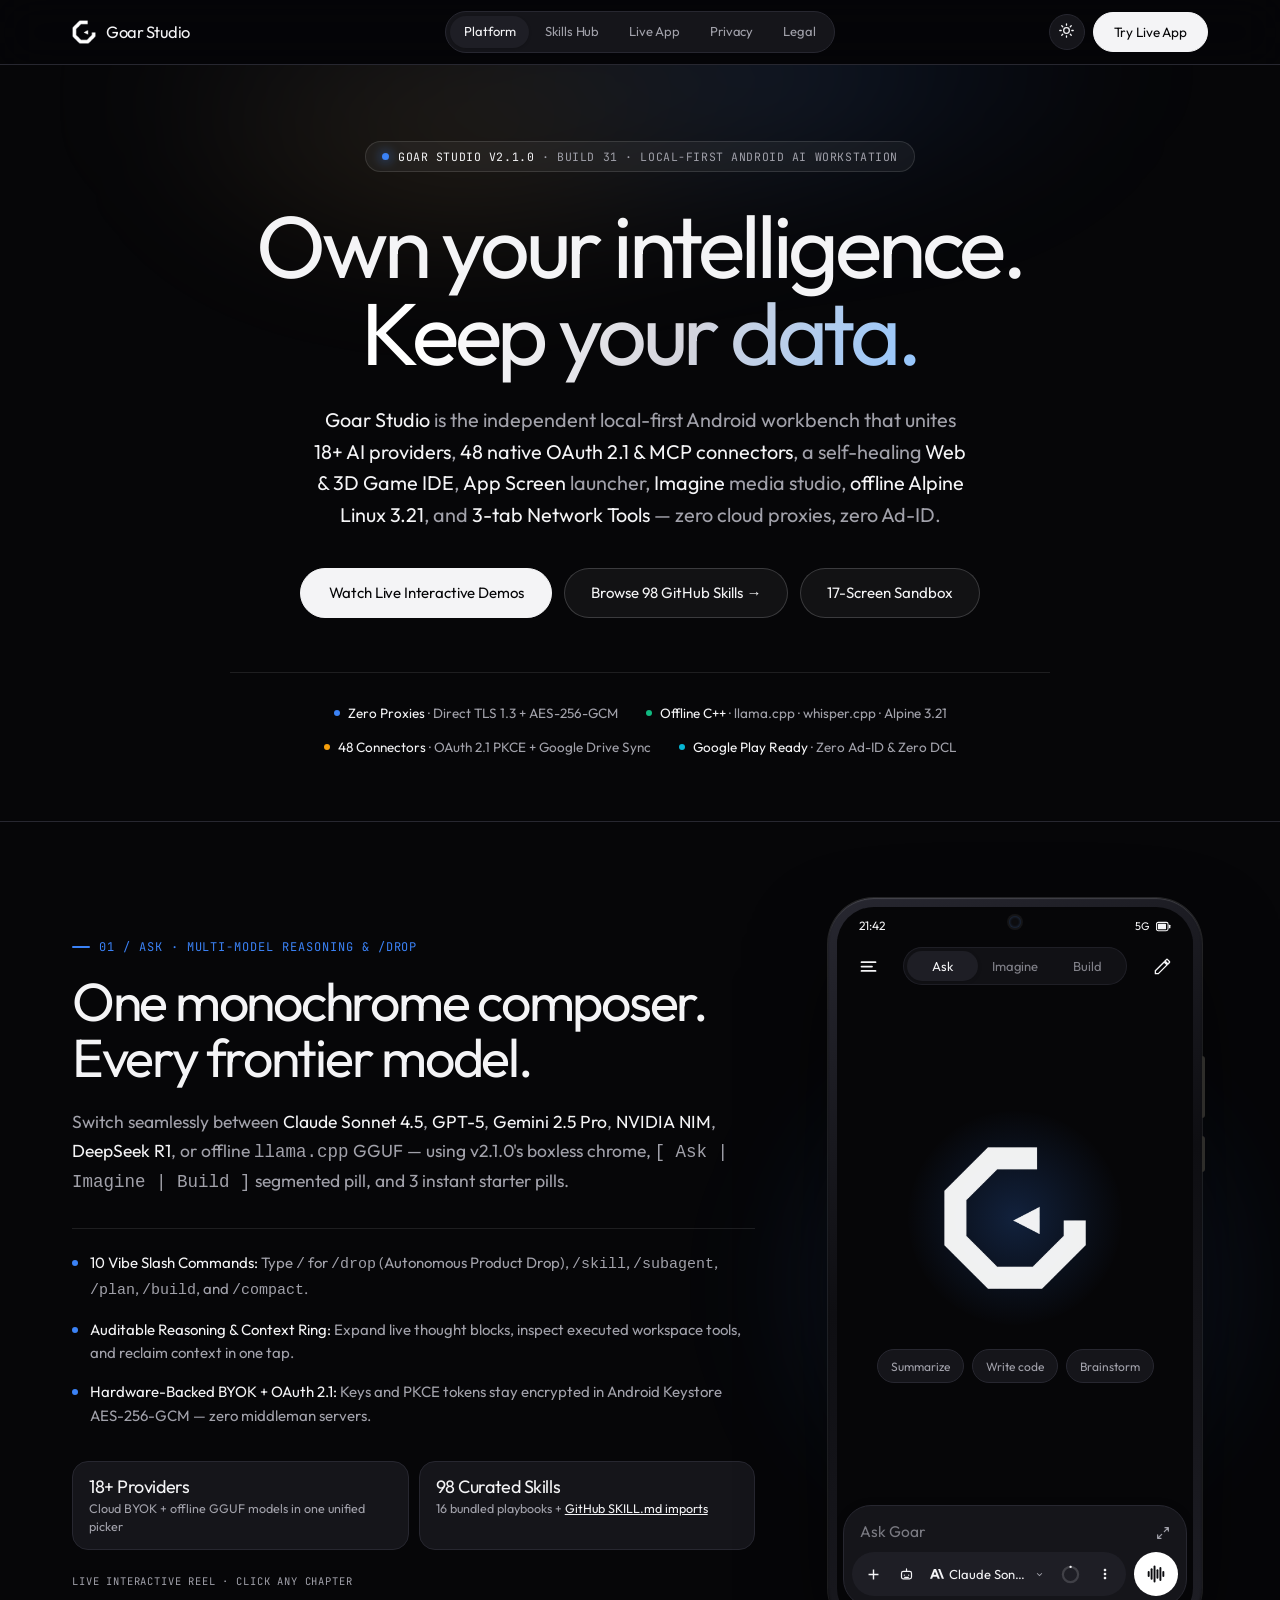
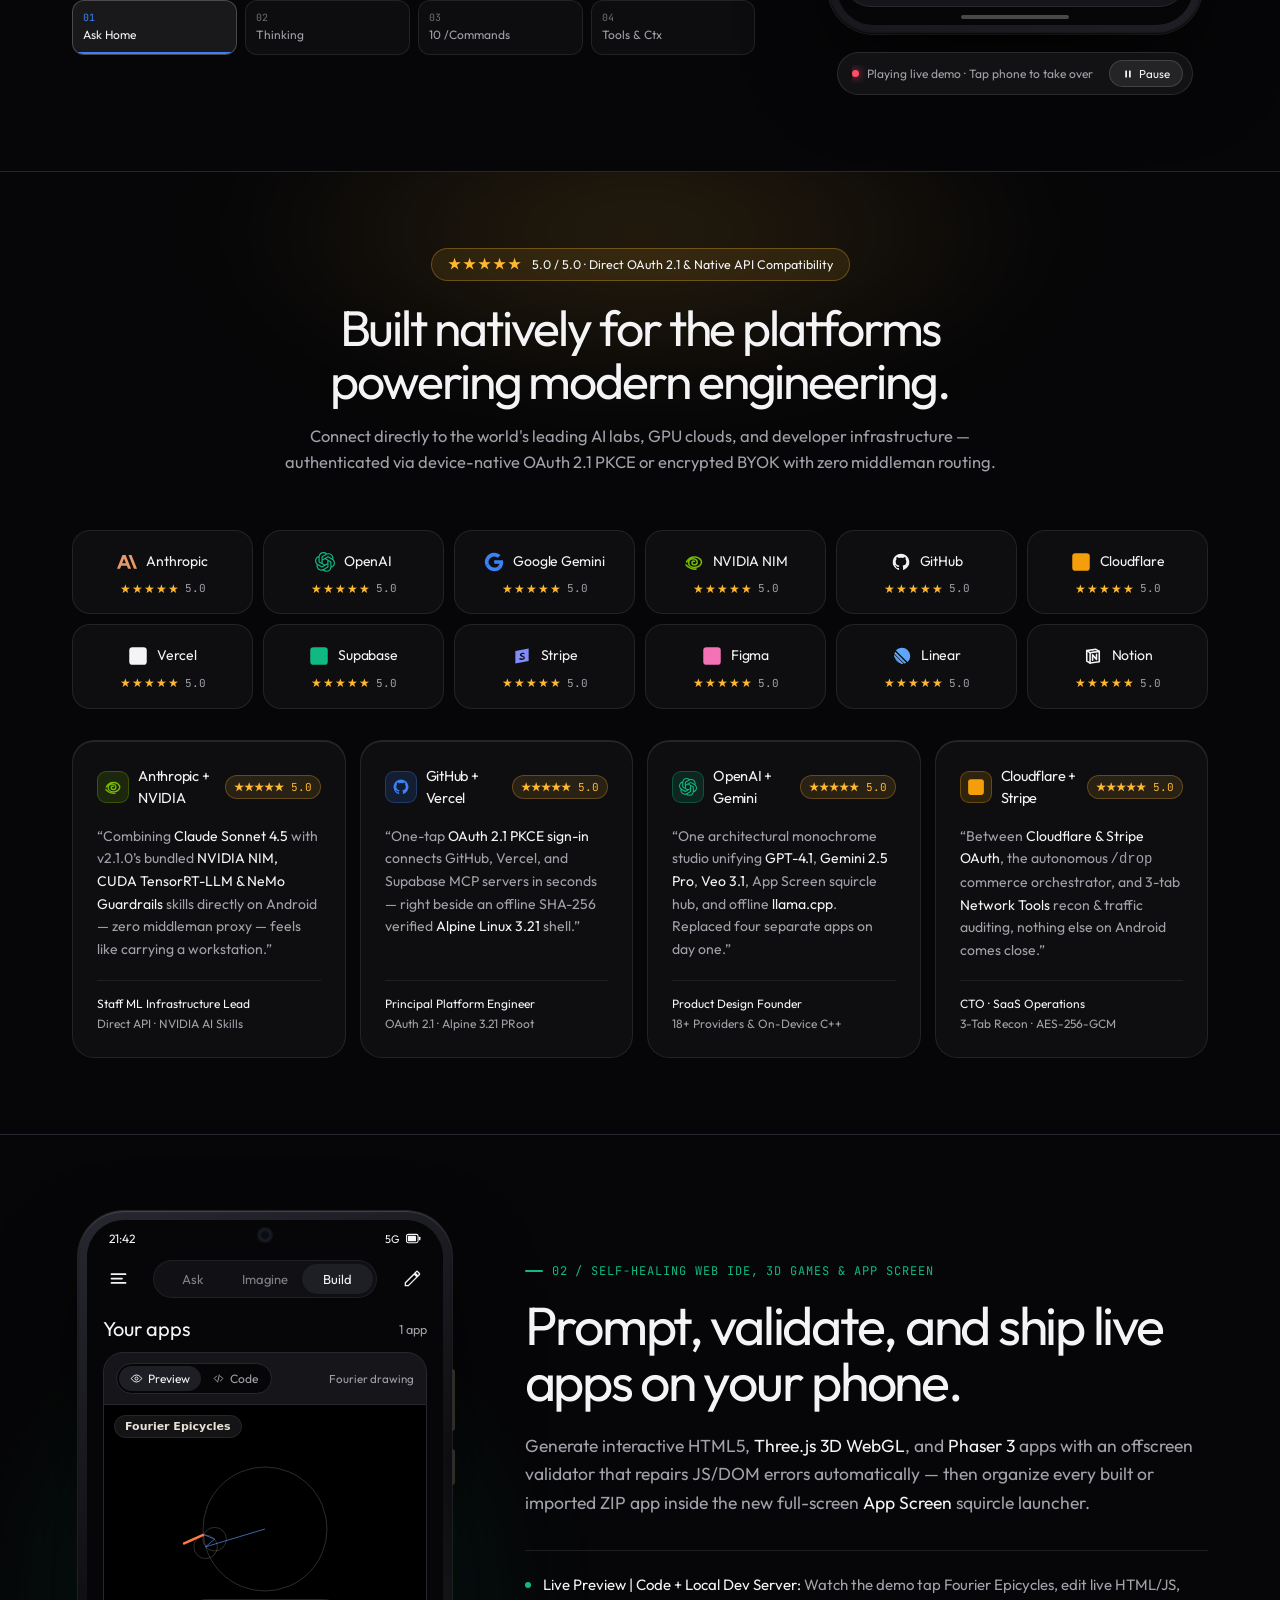
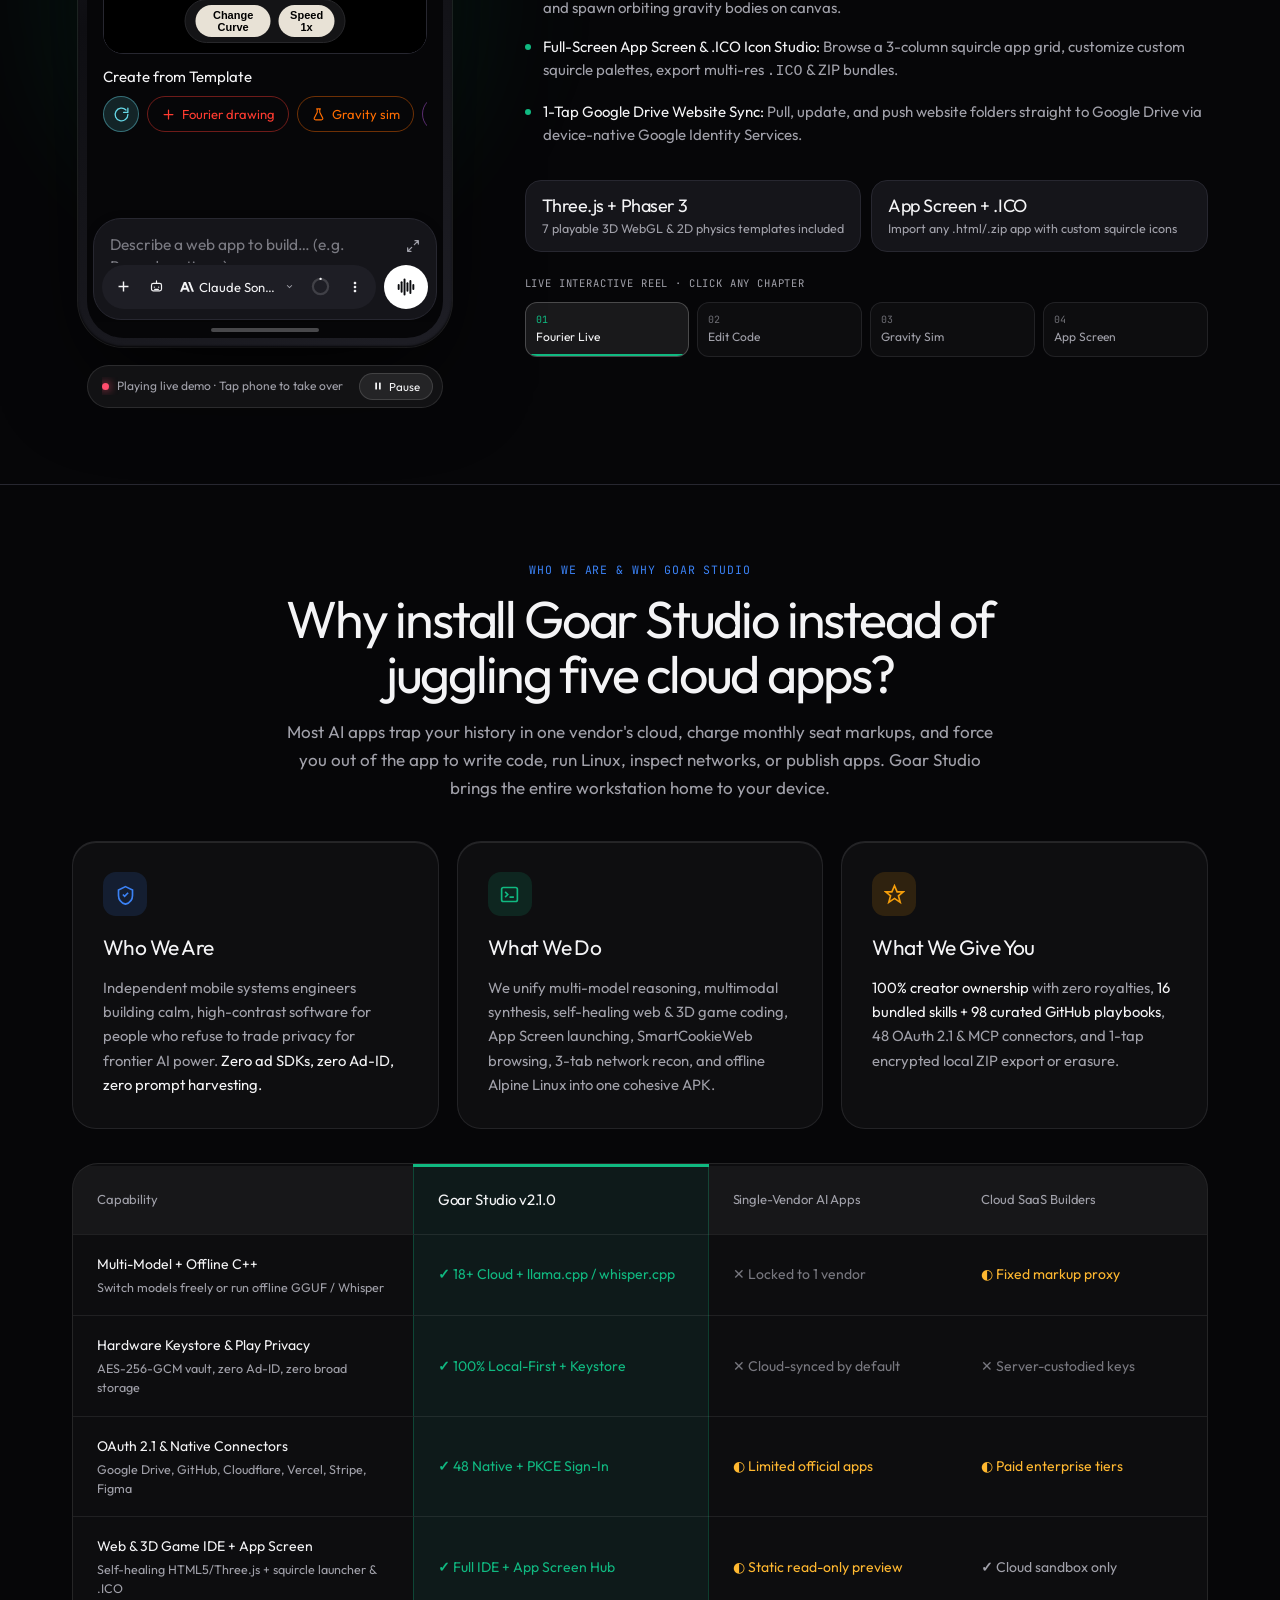
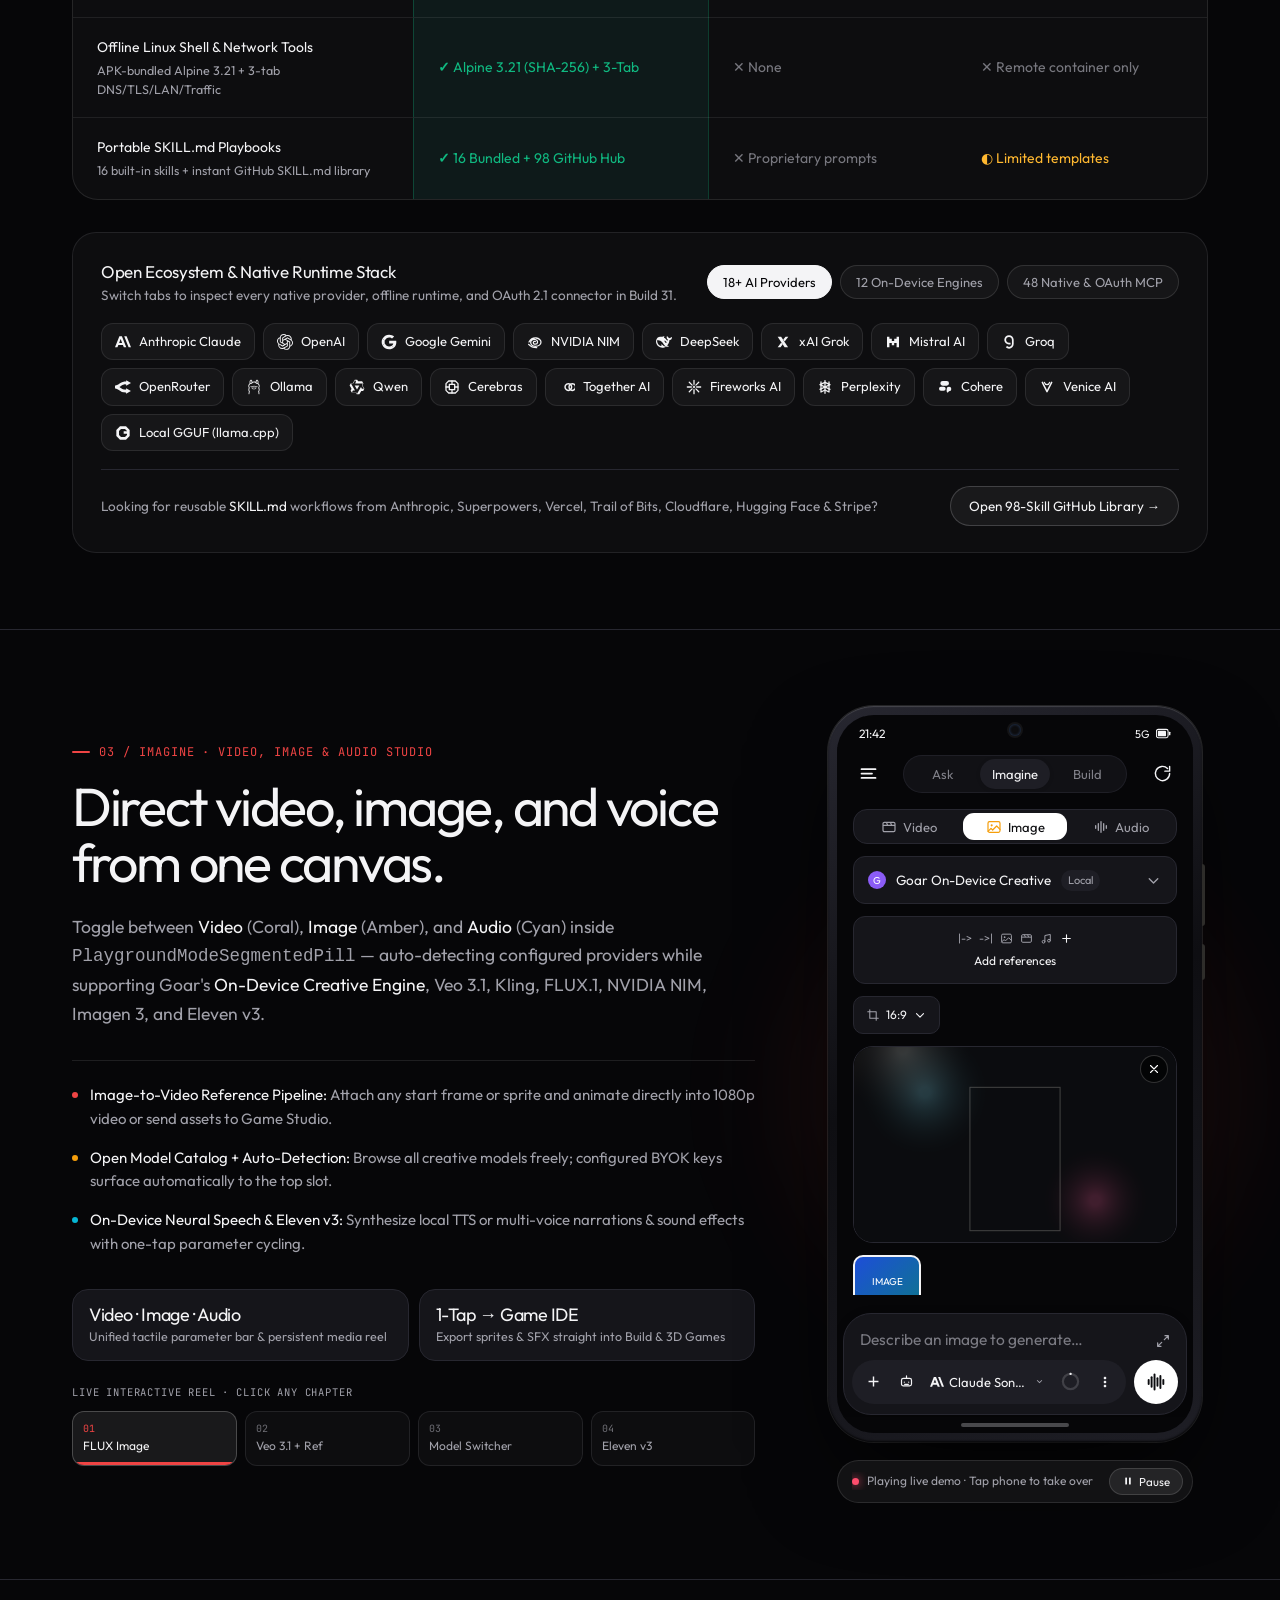
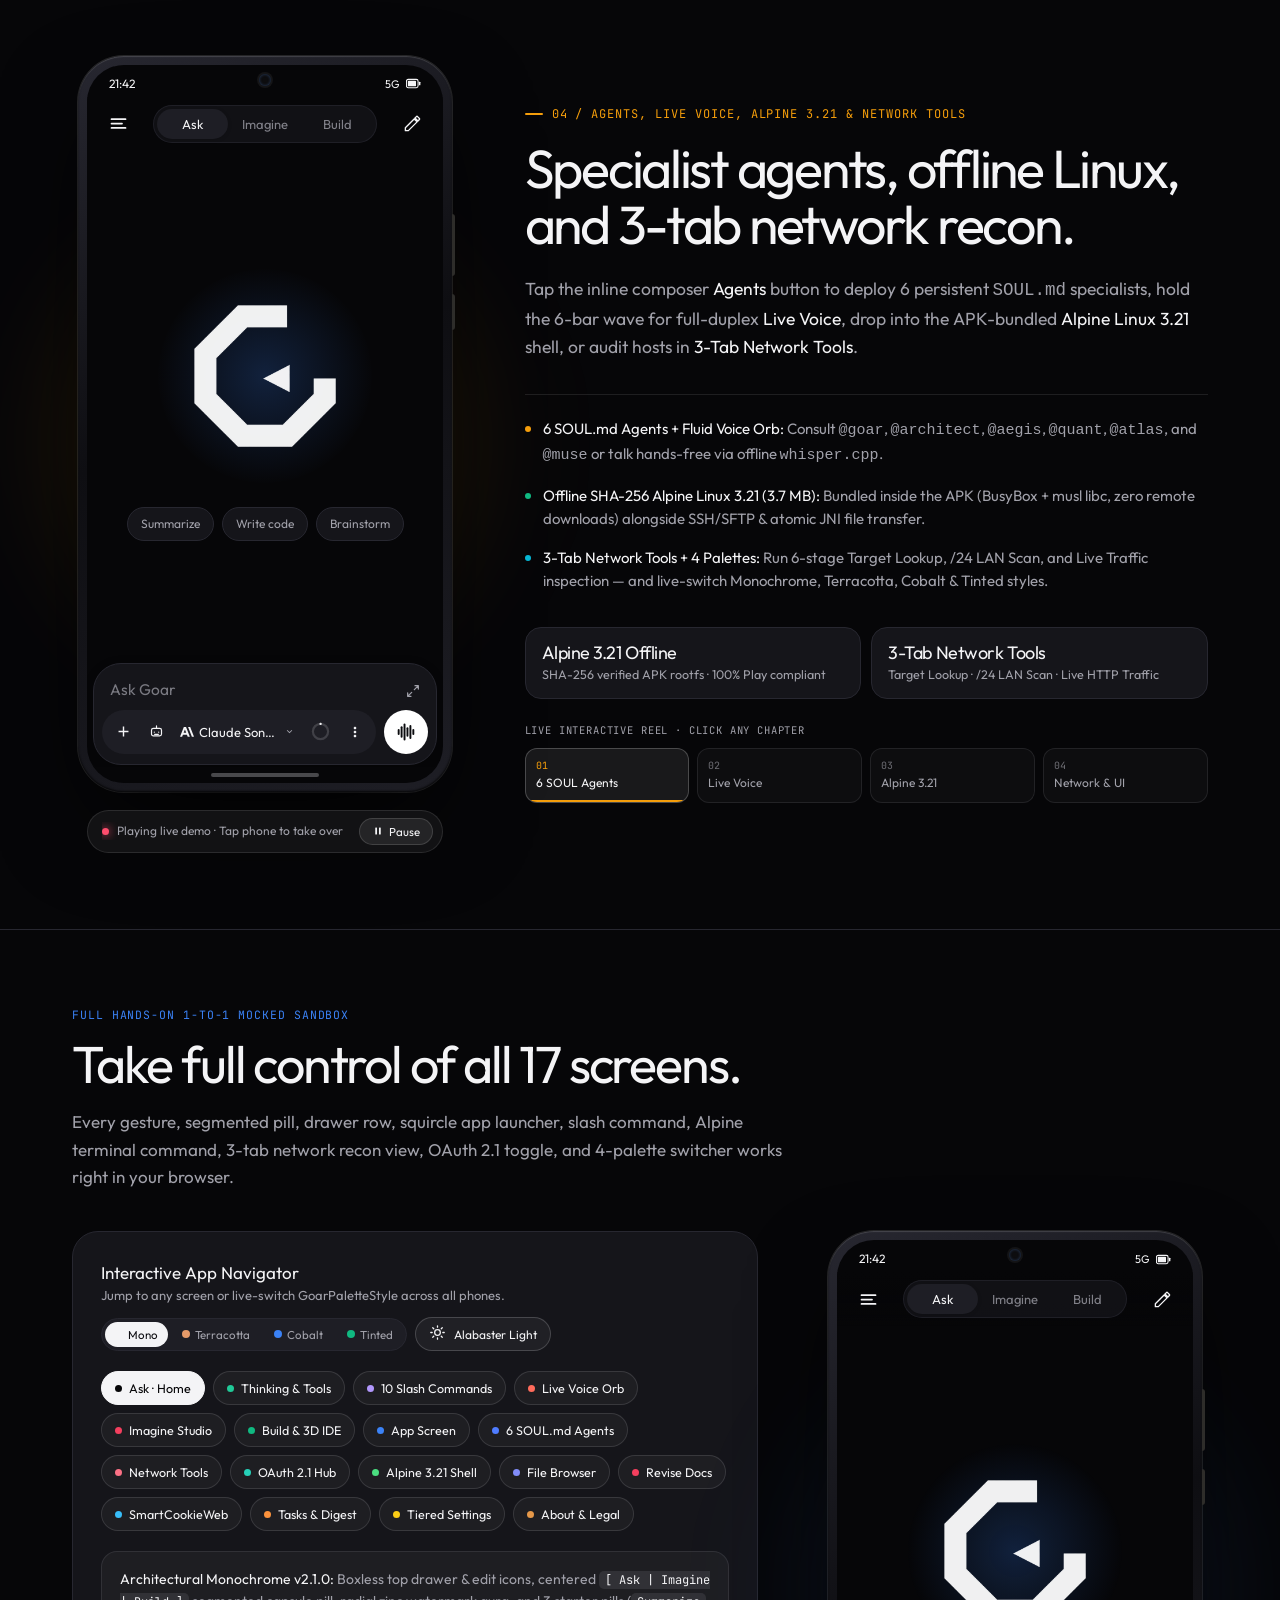
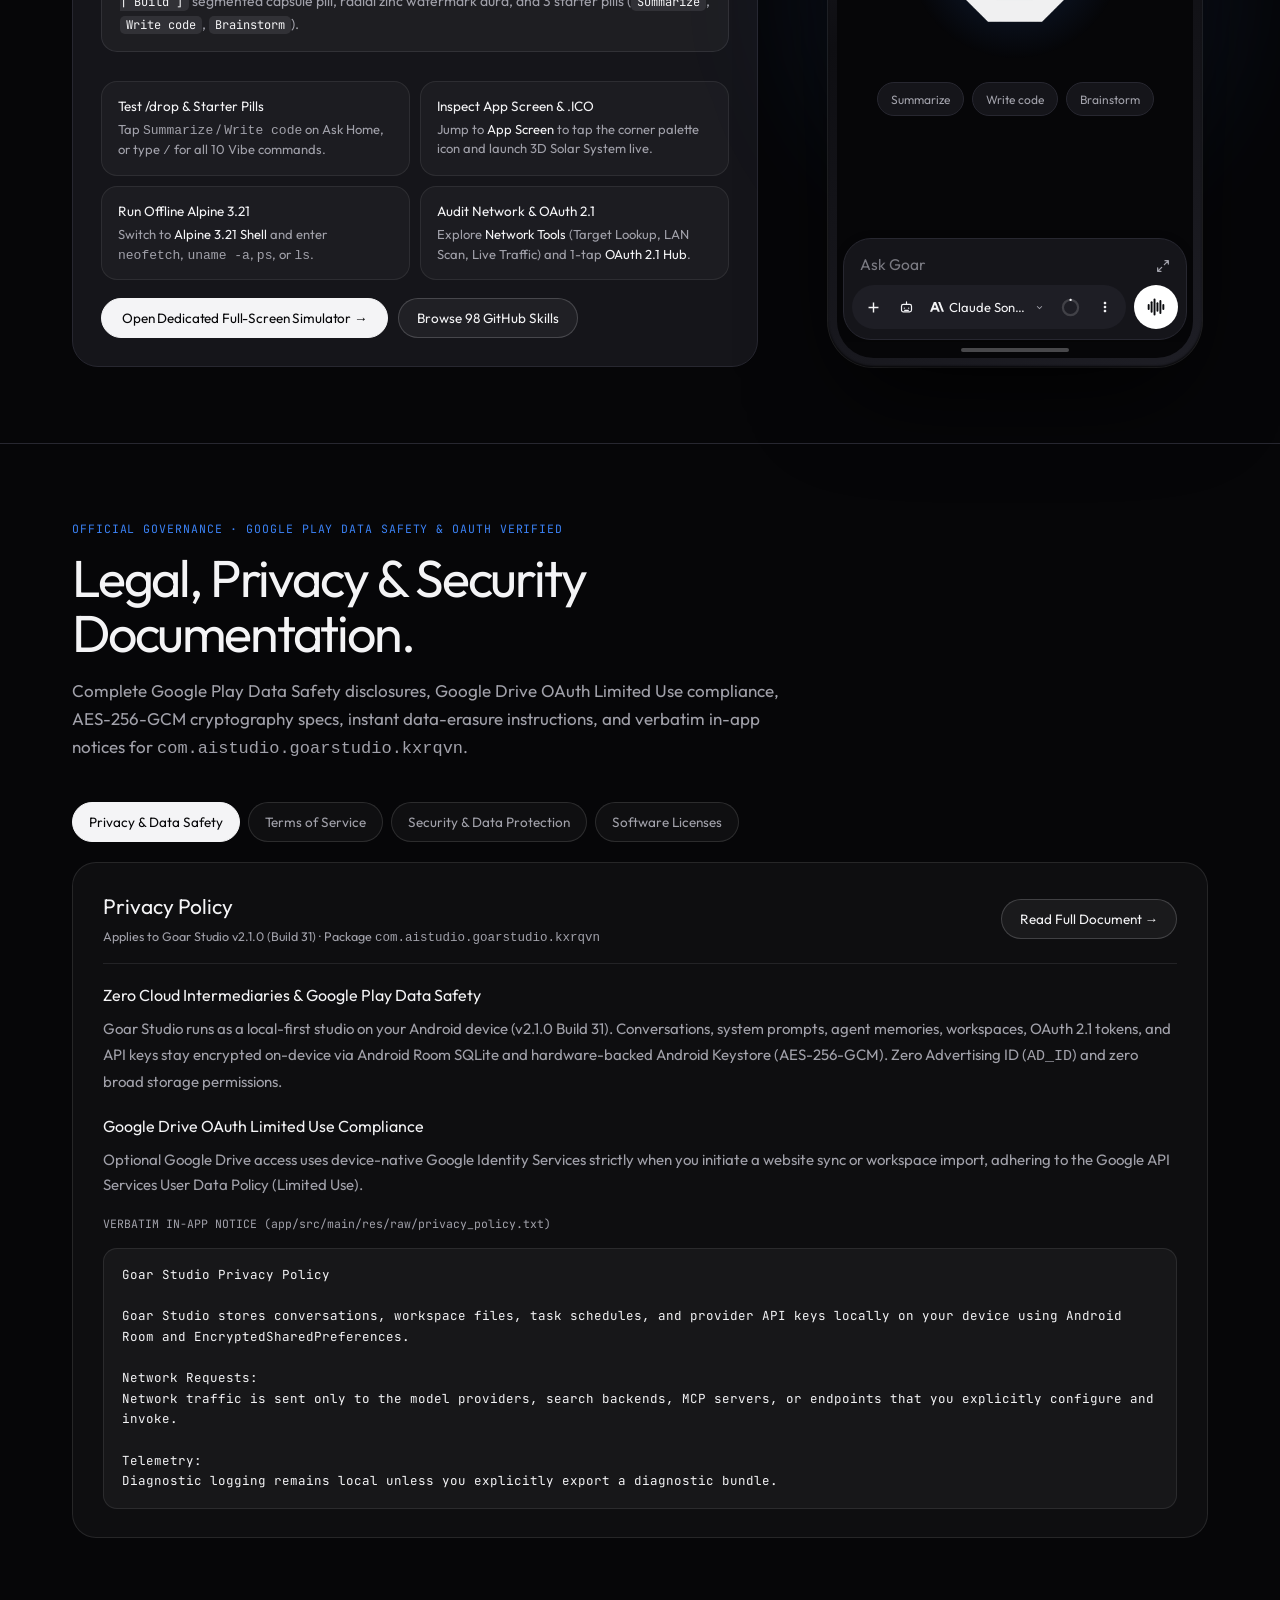
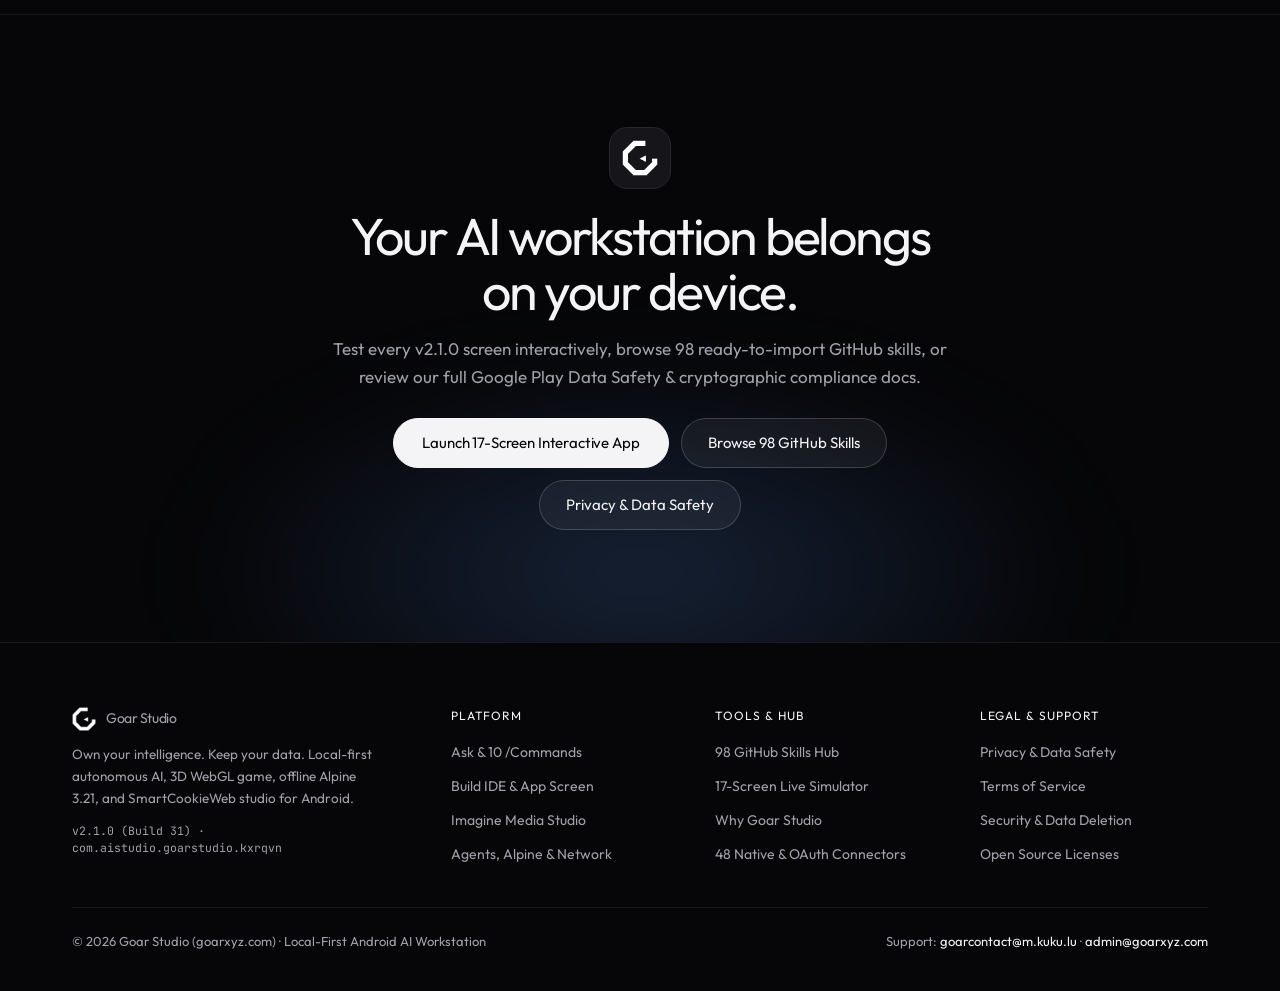
<file: index.html>
<!DOCTYPE html>
<html lang="en" data-theme="dark">
<head>
  <meta charset="UTF-8" />
  <meta name="viewport" content="width=device-width, initial-scale=1.0" />
  <title>Goar Studio — Own Your Intelligence. Keep Your Data.</title>
  <meta name="description" content="Goar Studio v2.1.0 for Android. Architectural monochrome local-first AI workstation uniting 18+ providers, 48 OAuth 2.1 &amp; MCP connectors, 98 curated GitHub skills, self-healing Web &amp; 3D Game IDE, App Screen hub, Imagine studio, offline Alpine 3.21 PRoot, and 3-tab Network Tools." />
  <link rel="icon" type="image/png" href="assets/ic_goar_mark.png" />
  <link rel="stylesheet" href="css/goar-design-system.css" />
  <link rel="stylesheet" href="css/simulator.css" />
  <link rel="stylesheet" href="css/website.css" />
</head>
<body>

  <!-- ══ ARCHITECTURAL MONOCHROME TOP BAR (1:1 Mirror of MainTopHeaderBar.kt) ══ -->
  <header class="site-nav">
    <div class="site-container site-nav-inner">
      <a href="index.html" class="site-brand">
        <img src="assets/ic_goar_mark.png" alt="Goar Studio" class="goar-mark-img goar-mark-dark-only" />
        <img src="assets/ic_goar_mark_black.png" alt="Goar Studio" class="goar-mark-img goar-mark-light-only" />
        <span>Goar Studio</span>
      </a>
      <nav class="site-nav-links" aria-label="Primary">
        <a href="index.html" class="site-nav-link active">Platform</a>
        <a href="skills.html" class="site-nav-link">Skills Hub</a>
        <a href="simulator.html" class="site-nav-link">Live App</a>
        <a href="privacy.html" class="site-nav-link">Privacy</a>
        <a href="terms.html" class="site-nav-link">Legal</a>
      </nav>
      <div class="site-nav-actions">
        <button class="site-icon-circle" data-action="toggle-site-theme" aria-label="Toggle Obsidian Dark or Alabaster Light" title="Toggle Obsidian Dark / Alabaster Light">
          <span data-theme-toggle-icon></span>
        </button>
        <a href="simulator.html" class="btn-primary">Try Live App</a>
      </div>
    </div>
  </header>

  <main>

    <!-- ══ HERO — CLEAN ARCHITECTURAL MONOCHROME EDITORIAL ══ -->
    <section class="hero-editorial">
      <div class="site-container">
        <div class="hero-inner reveal in-view">
          <div class="hero-motto-pill">
            <span class="hero-motto-dot"></span>
            <span><strong>Goar Studio v2.1.0</strong> · Build 31 · Local-First Android AI Workstation</span>
          </div>

          <h1 class="hero-slogan">
            Own your intelligence.<br />
            <span class="hero-slogan-accent">Keep your data.</span>
          </h1>

          <p class="hero-who-we-are">
            <strong>Goar Studio</strong> is the independent local-first Android workbench that unites <strong>18+ AI providers</strong>, <strong>48 native OAuth 2.1 &amp; MCP connectors</strong>, a self-healing <strong>Web &amp; 3D Game IDE</strong>, <strong>App Screen</strong> launcher, <strong>Imagine</strong> media studio, <strong>offline Alpine Linux 3.21</strong>, and <strong>3-tab Network Tools</strong> — zero cloud proxies, zero Ad-ID.
          </p>

          <div class="hero-cta-row">
            <a href="#scenario-ask" class="btn-primary btn-lg">Watch Live Interactive Demos</a>
            <a href="skills.html" class="btn-secondary btn-lg">Browse 98 GitHub Skills →</a>
            <a href="#interactive-sandbox" class="btn-secondary btn-lg">17-Screen Sandbox</a>
          </div>

          <div class="hero-value-strip">
            <div class="hero-value-item">
              <span class="hero-value-dot" style="background:var(--accent-cobalt)"></span>
              <span><strong>Zero Proxies</strong> · Direct TLS 1.3 + AES-256-GCM</span>
            </div>
            <div class="hero-value-item">
              <span class="hero-value-dot" style="background:var(--accent-emerald)"></span>
              <span><strong>Offline C++</strong> · llama.cpp · whisper.cpp · Alpine 3.21</span>
            </div>
            <div class="hero-value-item">
              <span class="hero-value-dot" style="background:var(--accent-amber)"></span>
              <span><strong>48 Connectors</strong> · OAuth 2.1 PKCE + Google Drive Sync</span>
            </div>
            <div class="hero-value-item">
              <span class="hero-value-dot" style="background:var(--accent-cyan)"></span>
              <span><strong>Google Play Ready</strong> · Zero Ad-ID &amp; Zero DCL</span>
            </div>
          </div>
        </div>
      </div>
    </section>

    <!-- ══ SCENARIO 01 — INFO LEFT | PHONE RIGHT (Alternating Cadence: R → L → R → L) ══ -->
    <section id="scenario-ask" class="scenario-section">
      <div class="site-container">
        <div class="scenario-grid phone-right">
          <div class="scenario-copy-col reveal-left">
            <div class="scenario-eyebrow" style="--eyebrow-color:var(--accent-cobalt)">
              <span class="scenario-eyebrow-line"></span>
              <span>01 / Ask · Multi-Model Reasoning &amp; /drop</span>
            </div>
            <h2 class="scenario-title">One monochrome composer. Every frontier model.</h2>
            <p class="scenario-desc">
              Switch seamlessly between <strong>Claude Sonnet 4.5</strong>, <strong>GPT-5</strong>, <strong>Gemini 2.5 Pro</strong>, <strong>NVIDIA NIM</strong>, <strong>DeepSeek R1</strong>, or offline <code>llama.cpp</code> GGUF — using v2.1.0's boxless chrome, <code>[ Ask | Imagine | Build ]</code> segmented pill, and 3 instant starter pills.
            </p>

            <div class="scenario-points">
              <div class="scenario-point">
                <span class="scenario-point-dot" style="background:var(--accent-cobalt)"></span>
                <span><strong>10 Vibe Slash Commands:</strong> Type <code>/</code> for <code>/drop</code> (Autonomous Product Drop), <code>/skill</code>, <code>/subagent</code>, <code>/plan</code>, <code>/build</code>, and <code>/compact</code>.</span>
              </div>
              <div class="scenario-point">
                <span class="scenario-point-dot" style="background:var(--accent-cobalt)"></span>
                <span><strong>Auditable Reasoning &amp; Context Ring:</strong> Expand live thought blocks, inspect executed workspace tools, and reclaim context in one tap.</span>
              </div>
              <div class="scenario-point">
                <span class="scenario-point-dot" style="background:var(--accent-cobalt)"></span>
                <span><strong>Hardware-Backed BYOK + OAuth 2.1:</strong> Keys and PKCE tokens stay encrypted in Android Keystore AES-256-GCM — zero middleman servers.</span>
              </div>
            </div>

            <div class="scenario-stats">
              <div class="scenario-stat-card">
                <div class="scenario-stat-val">18+ Providers</div>
                <div class="scenario-stat-lbl">Cloud BYOK + offline GGUF models in one unified picker</div>
              </div>
              <div class="scenario-stat-card">
                <div class="scenario-stat-val">98 Curated Skills</div>
                <div class="scenario-stat-lbl">16 bundled playbooks + <a href="skills.html" style="color:var(--on-bg);text-decoration:underline">GitHub SKILL.md imports</a></div>
              </div>
            </div>

            <div class="vid-chapter-label">Live Interactive Reel · Click Any Chapter</div>
            <div class="vid-chapters" style="--step-accent:var(--accent-cobalt)">
              <button class="clip-step-btn active is-playing" type="button" data-clip-step="0">
                <span class="clip-step-idx">01</span>
                <span class="clip-step-name">Ask Home</span>
                <span class="clip-step-progress"></span>
              </button>
              <button class="clip-step-btn" type="button" data-clip-step="1">
                <span class="clip-step-idx">02</span>
                <span class="clip-step-name">Thinking</span>
                <span class="clip-step-progress"></span>
              </button>
              <button class="clip-step-btn" type="button" data-clip-step="2">
                <span class="clip-step-idx">03</span>
                <span class="clip-step-name">10 /Commands</span>
                <span class="clip-step-progress"></span>
              </button>
              <button class="clip-step-btn" type="button" data-clip-step="3">
                <span class="clip-step-idx">04</span>
                <span class="clip-step-name">Tools &amp; Ctx</span>
                <span class="clip-step-progress"></span>
              </button>
            </div>
          </div>

          <div class="scenario-phone-col reveal-right">
            <div class="phone-aura" style="--aura-color:var(--accent-cobalt)"></div>
            <div class="phone-mount-shell">
              <div class="goar-device-bezel">
                <div data-scenario-clip="clip_ask" style="width:100%;height:100%"></div>
              </div>
            </div>
            <div class="clip-hud-bar" data-clip-hud>
              <span class="clip-hud-status">
                <span class="clip-status-dot"></span>
                <span data-clip-status-text>Playing live demo · Tap phone to take over</span>
              </span>
              <button class="clip-hud-btn" type="button" data-clip-toggle>Pause</button>
            </div>
          </div>
        </div>
      </div>
    </section>

    <!-- ══ WELL-KNOWN COMPANIES, BRANDING & 5-STAR SHOWCASE (Symmetric 6×2 + 4×1) ══ -->
    <section id="trusted-companies" class="companies-section">
      <div class="site-container">
        <div class="companies-header reveal">
          <div class="star-rating-pill">
            <span class="stars-gold" aria-label="5 out of 5 stars">★★★★★</span>
            <span>5.0 / 5.0 · Direct OAuth 2.1 &amp; Native API Compatibility</span>
          </div>
          <h2 class="companies-title">Built natively for the platforms powering modern engineering.</h2>
          <p class="companies-sub">
            Connect directly to the world's leading AI labs, GPU clouds, and developer infrastructure — authenticated via device-native OAuth 2.1 PKCE or encrypted BYOK with zero middleman routing.
          </p>
        </div>

        <div id="brand-logos-grid" class="brand-logos-grid reveal reveal-delay-1"></div>
        <div id="five-star-cards" class="five-star-cards reveal reveal-delay-2"></div>
      </div>
    </section>

    <!-- ══ SCENARIO 02 — PHONE LEFT | INFO RIGHT ══ -->
    <section id="scenario-build" class="scenario-section">
      <div class="site-container">
        <div class="scenario-grid">
          <div class="scenario-phone-col reveal-left">
            <div class="phone-aura" style="--aura-color:var(--accent-emerald)"></div>
            <div class="phone-mount-shell">
              <div class="goar-device-bezel">
                <div data-scenario-clip="clip_build" style="width:100%;height:100%"></div>
              </div>
            </div>
            <div class="clip-hud-bar" data-clip-hud>
              <span class="clip-hud-status">
                <span class="clip-status-dot"></span>
                <span data-clip-status-text>Playing live demo · Tap phone to take over</span>
              </span>
              <button class="clip-hud-btn" type="button" data-clip-toggle>Pause</button>
            </div>
          </div>

          <div class="scenario-copy-col reveal-right">
            <div class="scenario-eyebrow" style="--eyebrow-color:var(--accent-emerald)">
              <span class="scenario-eyebrow-line"></span>
              <span>02 / Self-Healing Web IDE, 3D Games &amp; App Screen</span>
            </div>
            <h2 class="scenario-title">Prompt, validate, and ship live apps on your phone.</h2>
            <p class="scenario-desc">
              Generate interactive HTML5, <strong>Three.js 3D WebGL</strong>, and <strong>Phaser 3</strong> apps with an offscreen validator that repairs JS/DOM errors automatically — then organize every built or imported ZIP app inside the new full-screen <strong>App Screen</strong> squircle launcher.
            </p>

            <div class="scenario-points">
              <div class="scenario-point">
                <span class="scenario-point-dot" style="background:var(--accent-emerald)"></span>
                <span><strong>Live Preview | Code + Local Dev Server:</strong> Watch the demo tap Fourier Epicycles, edit live HTML/JS, and spawn orbiting gravity bodies on canvas.</span>
              </div>
              <div class="scenario-point">
                <span class="scenario-point-dot" style="background:var(--accent-emerald)"></span>
                <span><strong>Full-Screen App Screen &amp; .ICO Icon Studio:</strong> Browse a 3-column squircle app grid, customize custom squircle palettes, export multi-res <code>.ICO</code> &amp; ZIP bundles.</span>
              </div>
              <div class="scenario-point">
                <span class="scenario-point-dot" style="background:var(--accent-emerald)"></span>
                <span><strong>1-Tap Google Drive Website Sync:</strong> Pull, update, and push website folders straight to Google Drive via device-native Google Identity Services.</span>
              </div>
            </div>

            <div class="scenario-stats">
              <div class="scenario-stat-card">
                <div class="scenario-stat-val">Three.js + Phaser 3</div>
                <div class="scenario-stat-lbl">7 playable 3D WebGL &amp; 2D physics templates included</div>
              </div>
              <div class="scenario-stat-card">
                <div class="scenario-stat-val">App Screen + .ICO</div>
                <div class="scenario-stat-lbl">Import any .html/.zip app with custom squircle icons</div>
              </div>
            </div>

            <div class="vid-chapter-label">Live Interactive Reel · Click Any Chapter</div>
            <div class="vid-chapters" style="--step-accent:var(--accent-emerald)">
              <button class="clip-step-btn active is-playing" type="button" data-clip-step="0">
                <span class="clip-step-idx">01</span>
                <span class="clip-step-name">Fourier Live</span>
                <span class="clip-step-progress"></span>
              </button>
              <button class="clip-step-btn" type="button" data-clip-step="1">
                <span class="clip-step-idx">02</span>
                <span class="clip-step-name">Edit Code</span>
                <span class="clip-step-progress"></span>
              </button>
              <button class="clip-step-btn" type="button" data-clip-step="2">
                <span class="clip-step-idx">03</span>
                <span class="clip-step-name">Gravity Sim</span>
                <span class="clip-step-progress"></span>
              </button>
              <button class="clip-step-btn" type="button" data-clip-step="3">
                <span class="clip-step-idx">04</span>
                <span class="clip-step-name">App Screen</span>
                <span class="clip-step-progress"></span>
              </button>
            </div>
          </div>
        </div>
      </div>
    </section>

    <!-- ══ WHO WE ARE · WHY GOAR STUDIO · OPEN ECOSYSTEM (Balanced 3-Col + Comparison) ══ -->
    <section id="why-goar" class="site-section">
      <div class="site-container">
        <div class="section-head centered reveal">
          <div class="section-kicker">Who We Are &amp; Why Goar Studio</div>
          <h2 class="section-title">Why install Goar Studio instead of juggling five cloud apps?</h2>
          <p class="section-subtitle">
            Most AI apps trap your history in one vendor's cloud, charge monthly seat markups, and force you out of the app to write code, run Linux, inspect networks, or publish apps. Goar Studio brings the entire workstation home to your device.
          </p>
        </div>

        <div class="manifesto-grid reveal reveal-delay-1">
          <article class="manifesto-card">
            <span class="manifesto-icon" style="background:color-mix(in srgb,var(--accent-cobalt) 14%,transparent);color:var(--accent-cobalt)">
              <svg width="21" height="21" viewBox="0 0 24 24" fill="none" stroke="currentColor" stroke-width="1.9"><path d="M12 3l8 4v6c0 5-3.4 8.5-8 10-4.6-1.5-8-5-8-10V7l8-4z"/><path d="M9 12l2 2 4-4"/></svg>
            </span>
            <h3>Who We Are</h3>
            <p>Independent mobile systems engineers building calm, high-contrast software for people who refuse to trade privacy for frontier AI power. <strong>Zero ad SDKs, zero Ad-ID, zero prompt harvesting.</strong></p>
          </article>

          <article class="manifesto-card">
            <span class="manifesto-icon" style="background:color-mix(in srgb,var(--accent-emerald) 14%,transparent);color:var(--accent-emerald)">
              <svg width="21" height="21" viewBox="0 0 24 24" fill="none" stroke="currentColor" stroke-width="1.9"><rect x="3" y="4" width="18" height="16" rx="2"/><path d="M7 9l3 3-3 3M12 15h5"/></svg>
            </span>
            <h3>What We Do</h3>
            <p>We unify multi-model reasoning, multimodal synthesis, self-healing web &amp; 3D game coding, App Screen launching, SmartCookieWeb browsing, 3-tab network recon, and offline Alpine Linux into one cohesive APK.</p>
          </article>

          <article class="manifesto-card">
            <span class="manifesto-icon" style="background:color-mix(in srgb,var(--accent-amber) 14%,transparent);color:var(--accent-amber)">
              <svg width="21" height="21" viewBox="0 0 24 24" fill="none" stroke="currentColor" stroke-width="1.9"><path d="M12 2l3 7h7l-5.5 4.5 2 7.5L12 16.5 5.5 21l2-7.5L2 9h7l3-7z"/></svg>
            </span>
            <h3>What We Give You</h3>
            <p><strong>100% creator ownership</strong> with zero royalties, <strong>16 bundled skills + 98 curated GitHub playbooks</strong>, 48 OAuth 2.1 &amp; MCP connectors, and 1-tap encrypted local ZIP export or erasure.</p>
          </article>
        </div>

        <div class="compare-wrap reveal reveal-delay-2" style="margin-bottom:32px">
          <table class="compare-table">
            <thead>
              <tr>
                <th style="width:30%">Capability</th>
                <th class="col-goar" style="width:26%">Goar Studio v2.1.0</th>
                <th style="width:22%">Single-Vendor AI Apps</th>
                <th style="width:22%">Cloud SaaS Builders</th>
              </tr>
            </thead>
            <tbody>
              <tr>
                <td class="compare-cap">Multi-Model + Offline C++<span>Switch models freely or run offline GGUF / Whisper</span></td>
                <td class="col-goar"><span class="cmp-yes">✓ 18+ Cloud + llama.cpp / whisper.cpp</span></td>
                <td><span class="cmp-no">✕ Locked to 1 vendor</span></td>
                <td><span class="cmp-partial">◐ Fixed markup proxy</span></td>
              </tr>
              <tr>
                <td class="compare-cap">Hardware Keystore &amp; Play Privacy<span>AES-256-GCM vault, zero Ad-ID, zero broad storage</span></td>
                <td class="col-goar"><span class="cmp-yes">✓ 100% Local-First + Keystore</span></td>
                <td><span class="cmp-no">✕ Cloud-synced by default</span></td>
                <td><span class="cmp-no">✕ Server-custodied keys</span></td>
              </tr>
              <tr>
                <td class="compare-cap">OAuth 2.1 &amp; Native Connectors<span>Google Drive, GitHub, Cloudflare, Vercel, Stripe, Figma</span></td>
                <td class="col-goar"><span class="cmp-yes">✓ 48 Native + PKCE Sign-In</span></td>
                <td><span class="cmp-partial">◐ Limited official apps</span></td>
                <td><span class="cmp-partial">◐ Paid enterprise tiers</span></td>
              </tr>
              <tr>
                <td class="compare-cap">Web &amp; 3D Game IDE + App Screen<span>Self-healing HTML5/Three.js + squircle launcher &amp; .ICO</span></td>
                <td class="col-goar"><span class="cmp-yes">✓ Full IDE + App Screen Hub</span></td>
                <td><span class="cmp-partial">◐ Static read-only preview</span></td>
                <td><span class="cmp-yes" style="color:var(--on-surface-variant)">✓ Cloud sandbox only</span></td>
              </tr>
              <tr>
                <td class="compare-cap">Offline Linux Shell &amp; Network Tools<span>APK-bundled Alpine 3.21 + 3-tab DNS/TLS/LAN/Traffic</span></td>
                <td class="col-goar"><span class="cmp-yes">✓ Alpine 3.21 (SHA-256) + 3-Tab</span></td>
                <td><span class="cmp-no">✕ None</span></td>
                <td><span class="cmp-no">✕ Remote container only</span></td>
              </tr>
              <tr>
                <td class="compare-cap">Portable SKILL.md Playbooks<span>16 built-in skills + instant GitHub SKILL.md library</span></td>
                <td class="col-goar"><span class="cmp-yes">✓ 16 Bundled + 98 GitHub Hub</span></td>
                <td><span class="cmp-no">✕ Proprietary prompts</span></td>
                <td><span class="cmp-partial">◐ Limited templates</span></td>
              </tr>
            </tbody>
          </table>
        </div>

        <div id="ecosystem" class="eco-panel reveal">
          <div style="display:flex;align-items:center;justify-content:space-between;flex-wrap:wrap;gap:14px;margin-bottom:18px">
            <div>
              <div style="font-size:17px;font-weight:700;letter-spacing:-0.02em;color:var(--on-bg)">Open Ecosystem &amp; Native Runtime Stack</div>
              <div style="font-size:13.5px;color:var(--on-surface-variant)">Switch tabs to inspect every native provider, offline runtime, and OAuth 2.1 connector in Build 31.</div>
            </div>
            <div class="eco-tabs">
              <button class="eco-tab-btn active" type="button" data-eco-tab="providers">18+ AI Providers</button>
              <button class="eco-tab-btn" type="button" data-eco-tab="runtime">12 On-Device Engines</button>
              <button class="eco-tab-btn" type="button" data-eco-tab="mcp">48 Native &amp; OAuth MCP</button>
            </div>
          </div>
          <div id="eco-pills-wrap" class="eco-pills-wrap"></div>
          <div style="margin-top:18px;padding-top:16px;border-top:1px solid var(--outline-variant);display:flex;align-items:center;justify-content:space-between;flex-wrap:wrap;gap:12px">
            <span style="font-size:13.5px;color:var(--on-surface-variant)">Looking for reusable <strong style="color:var(--on-bg)">SKILL.md</strong> workflows from Anthropic, Superpowers, Vercel, Trail of Bits, Cloudflare, Hugging Face &amp; Stripe?</span>
            <a href="skills.html" class="btn-secondary">Open 98-Skill GitHub Library →</a>
          </div>
        </div>
      </div>
    </section>

    <!-- ══ SCENARIO 03 — INFO LEFT | PHONE RIGHT ══ -->
    <section id="scenario-imagine" class="scenario-section">
      <div class="site-container">
        <div class="scenario-grid phone-right">
          <div class="scenario-copy-col reveal-left">
            <div class="scenario-eyebrow" style="--eyebrow-color:var(--accent-coral)">
              <span class="scenario-eyebrow-line"></span>
              <span>03 / Imagine · Video, Image &amp; Audio Studio</span>
            </div>
            <h2 class="scenario-title">Direct video, image, and voice from one canvas.</h2>
            <p class="scenario-desc">
              Toggle between <strong>Video</strong> (Coral), <strong>Image</strong> (Amber), and <strong>Audio</strong> (Cyan) inside <code>PlaygroundModeSegmentedPill</code> — auto-detecting configured providers while supporting Goar's <strong>On-Device Creative Engine</strong>, Veo 3.1, Kling, FLUX.1, NVIDIA NIM, Imagen 3, and Eleven v3.
            </p>

            <div class="scenario-points">
              <div class="scenario-point">
                <span class="scenario-point-dot" style="background:var(--accent-coral)"></span>
                <span><strong>Image-to-Video Reference Pipeline:</strong> Attach any start frame or sprite and animate directly into 1080p video or send assets to Game Studio.</span>
              </div>
              <div class="scenario-point">
                <span class="scenario-point-dot" style="background:var(--accent-amber)"></span>
                <span><strong>Open Model Catalog + Auto-Detection:</strong> Browse all creative models freely; configured BYOK keys surface automatically to the top slot.</span>
              </div>
              <div class="scenario-point">
                <span class="scenario-point-dot" style="background:var(--accent-cyan)"></span>
                <span><strong>On-Device Neural Speech &amp; Eleven v3:</strong> Synthesize local TTS or multi-voice narrations &amp; sound effects with one-tap parameter cycling.</span>
              </div>
            </div>

            <div class="scenario-stats">
              <div class="scenario-stat-card">
                <div class="scenario-stat-val">Video · Image · Audio</div>
                <div class="scenario-stat-lbl">Unified tactile parameter bar &amp; persistent media reel</div>
              </div>
              <div class="scenario-stat-card">
                <div class="scenario-stat-val">1-Tap → Game IDE</div>
                <div class="scenario-stat-lbl">Export sprites &amp; SFX straight into Build &amp; 3D Games</div>
              </div>
            </div>

            <div class="vid-chapter-label">Live Interactive Reel · Click Any Chapter</div>
            <div class="vid-chapters" style="--step-accent:var(--accent-coral)">
              <button class="clip-step-btn active is-playing" type="button" data-clip-step="0">
                <span class="clip-step-idx">01</span>
                <span class="clip-step-name">FLUX Image</span>
                <span class="clip-step-progress"></span>
              </button>
              <button class="clip-step-btn" type="button" data-clip-step="1">
                <span class="clip-step-idx">02</span>
                <span class="clip-step-name">Veo 3.1 + Ref</span>
                <span class="clip-step-progress"></span>
              </button>
              <button class="clip-step-btn" type="button" data-clip-step="2">
                <span class="clip-step-idx">03</span>
                <span class="clip-step-name">Model Switcher</span>
                <span class="clip-step-progress"></span>
              </button>
              <button class="clip-step-btn" type="button" data-clip-step="3">
                <span class="clip-step-idx">04</span>
                <span class="clip-step-name">Eleven v3</span>
                <span class="clip-step-progress"></span>
              </button>
            </div>
          </div>

          <div class="scenario-phone-col reveal-right">
            <div class="phone-aura" style="--aura-color:var(--accent-coral)"></div>
            <div class="phone-mount-shell">
              <div class="goar-device-bezel">
                <div data-scenario-clip="clip_imagine" style="width:100%;height:100%"></div>
              </div>
            </div>
            <div class="clip-hud-bar" data-clip-hud>
              <span class="clip-hud-status">
                <span class="clip-status-dot"></span>
                <span data-clip-status-text>Playing live demo · Tap phone to take over</span>
              </span>
              <button class="clip-hud-btn" type="button" data-clip-toggle>Pause</button>
            </div>
          </div>
        </div>
      </div>
    </section>

    <!-- ══ SCENARIO 04 — PHONE LEFT | INFO RIGHT (Agents, Voice, Alpine 3.21, 3-Tab Network & Palettes) ══ -->
    <section id="scenario-agents" class="scenario-section">
      <div class="site-container">
        <div class="scenario-grid">
          <div class="scenario-phone-col reveal-left">
            <div class="phone-aura" style="--aura-color:var(--accent-amber)"></div>
            <div class="phone-mount-shell">
              <div class="goar-device-bezel">
                <div data-scenario-clip="clip_agents_voice" style="width:100%;height:100%"></div>
              </div>
            </div>
            <div class="clip-hud-bar" data-clip-hud>
              <span class="clip-hud-status">
                <span class="clip-status-dot"></span>
                <span data-clip-status-text>Playing live demo · Tap phone to take over</span>
              </span>
              <button class="clip-hud-btn" type="button" data-clip-toggle>Pause</button>
            </div>
          </div>

          <div class="scenario-copy-col reveal-right">
            <div class="scenario-eyebrow" style="--eyebrow-color:var(--accent-amber)">
              <span class="scenario-eyebrow-line"></span>
              <span>04 / Agents, Live Voice, Alpine 3.21 &amp; Network Tools</span>
            </div>
            <h2 class="scenario-title">Specialist agents, offline Linux, and 3-tab network recon.</h2>
            <p class="scenario-desc">
              Tap the inline composer <strong>Agents</strong> button to deploy 6 persistent <code>SOUL.md</code> specialists, hold the 6-bar wave for full-duplex <strong>Live Voice</strong>, drop into the APK-bundled <strong>Alpine Linux 3.21</strong> shell, or audit hosts in <strong>3-Tab Network Tools</strong>.
            </p>

            <div class="scenario-points">
              <div class="scenario-point">
                <span class="scenario-point-dot" style="background:var(--accent-amber)"></span>
                <span><strong>6 SOUL.md Agents + Fluid Voice Orb:</strong> Consult <code>@goar</code>, <code>@architect</code>, <code>@aegis</code>, <code>@quant</code>, <code>@atlas</code>, and <code>@muse</code> or talk hands-free via offline <code>whisper.cpp</code>.</span>
              </div>
              <div class="scenario-point">
                <span class="scenario-point-dot" style="background:var(--accent-emerald)"></span>
                <span><strong>Offline SHA-256 Alpine Linux 3.21 (3.7 MB):</strong> Bundled inside the APK (BusyBox + musl libc, zero remote downloads) alongside SSH/SFTP &amp; atomic JNI file transfer.</span>
              </div>
              <div class="scenario-point">
                <span class="scenario-point-dot" style="background:var(--accent-cyan)"></span>
                <span><strong>3-Tab Network Tools + 4 Palettes:</strong> Run 6-stage Target Lookup, /24 LAN Scan, and Live Traffic inspection — and live-switch Monochrome, Terracotta, Cobalt &amp; Tinted styles.</span>
              </div>
            </div>

            <div class="scenario-stats">
              <div class="scenario-stat-card">
                <div class="scenario-stat-val">Alpine 3.21 Offline</div>
                <div class="scenario-stat-lbl">SHA-256 verified APK rootfs · 100% Play compliant</div>
              </div>
              <div class="scenario-stat-card">
                <div class="scenario-stat-val">3-Tab Network Tools</div>
                <div class="scenario-stat-lbl">Target Lookup · /24 LAN Scan · Live HTTP Traffic</div>
              </div>
            </div>

            <div class="vid-chapter-label">Live Interactive Reel · Click Any Chapter</div>
            <div class="vid-chapters" style="--step-accent:var(--accent-amber)">
              <button class="clip-step-btn active is-playing" type="button" data-clip-step="0">
                <span class="clip-step-idx">01</span>
                <span class="clip-step-name">6 SOUL Agents</span>
                <span class="clip-step-progress"></span>
              </button>
              <button class="clip-step-btn" type="button" data-clip-step="1">
                <span class="clip-step-idx">02</span>
                <span class="clip-step-name">Live Voice</span>
                <span class="clip-step-progress"></span>
              </button>
              <button class="clip-step-btn" type="button" data-clip-step="2">
                <span class="clip-step-idx">03</span>
                <span class="clip-step-name">Alpine 3.21</span>
                <span class="clip-step-progress"></span>
              </button>
              <button class="clip-step-btn" type="button" data-clip-step="3">
                <span class="clip-step-idx">04</span>
                <span class="clip-step-name">Network &amp; UI</span>
                <span class="clip-step-progress"></span>
              </button>
            </div>
          </div>
        </div>
      </div>
    </section>

    <!-- ══ FULL HANDS-ON 17-SCREEN INTERACTIVE SANDBOX (Deck Left | Phone Right — Balanced!) ══ -->
    <section id="interactive-sandbox" class="site-section">
      <div class="site-container">
        <div class="section-head reveal">
          <div class="section-kicker">Full Hands-On 1-to-1 Mocked Sandbox</div>
          <h2 class="section-title">Take full control of all 17 screens.</h2>
          <p class="section-subtitle">
            Every gesture, segmented pill, drawer row, squircle app launcher, slash command, Alpine terminal command, 3-tab network recon view, OAuth 2.1 toggle, and 4-palette switcher works right in your browser.
          </p>
        </div>

        <div class="sandbox-grid reveal">
          <div class="sandbox-deck">
            <div>
              <div class="sandbox-deck-head">
                <div>
                  <div style="font-size:17px;font-weight:700;color:var(--on-bg)">Interactive App Navigator</div>
                  <div style="font-size:13px;color:var(--on-surface-variant)">Jump to any screen or live-switch GoarPaletteStyle across all phones.</div>
                </div>
                <div style="display:flex;align-items:center;gap:8px;flex-wrap:wrap">
                  <div class="palette-pills" role="group" aria-label="Color & Accent Style">
                    <button class="palette-pill-btn active" type="button" data-site-palette="MONOCHROME"><span class="palette-pill-dot" style="background:var(--on-bg)"></span>Mono</button>
                    <button class="palette-pill-btn" type="button" data-site-palette="CHAMPAGNE"><span class="palette-pill-dot" style="background:#E59A69"></span>Terracotta</button>
                    <button class="palette-pill-btn" type="button" data-site-palette="COBALT"><span class="palette-pill-dot" style="background:#3B82F6"></span>Cobalt</button>
                    <button class="palette-pill-btn" type="button" data-site-palette="TINTED"><span class="palette-pill-dot" style="background:#10B981"></span>Tinted</button>
                  </div>
                  <button class="btn-secondary" style="height:34px;padding:0 13px;font-size:12px" type="button" data-action="toggle-site-theme">
                    <span data-theme-toggle-icon></span>
                    <span data-theme-toggle-label>Alabaster Light</span>
                  </button>
                </div>
              </div>

              <div id="tour-chips" class="tour-chips"></div>
              <div id="tour-caption" class="tour-caption-box"></div>
            </div>

            <div>
              <div class="sandbox-tips" style="margin-bottom:18px">
                <div class="sandbox-tip">
                  <strong>Test /drop &amp; Starter Pills</strong>
                  Tap <code>Summarize</code> / <code>Write code</code> on Ask Home, or type <code>/</code> for all 10 Vibe commands.
                </div>
                <div class="sandbox-tip">
                  <strong>Inspect App Screen &amp; .ICO</strong>
                  Jump to <strong>App Screen</strong> to tap the corner palette icon and launch 3D Solar System live.
                </div>
                <div class="sandbox-tip">
                  <strong>Run Offline Alpine 3.21</strong>
                  Switch to <strong>Alpine 3.21 Shell</strong> and enter <code>neofetch</code>, <code>uname -a</code>, <code>ps</code>, or <code>ls</code>.
                </div>
                <div class="sandbox-tip">
                  <strong>Audit Network &amp; OAuth 2.1</strong>
                  Explore <strong>Network Tools</strong> (Target Lookup, LAN Scan, Live Traffic) and 1-tap <strong>OAuth 2.1 Hub</strong>.
                </div>
              </div>
              <div style="display:flex;gap:10px;flex-wrap:wrap">
                <a href="simulator.html" class="btn-primary">Open Dedicated Full-Screen Simulator →</a>
                <a href="skills.html" class="btn-secondary">Browse 98 GitHub Skills</a>
              </div>
            </div>
          </div>

          <div class="scenario-phone-col">
            <div class="phone-aura" style="--aura-color:var(--accent-cobalt)"></div>
            <div class="phone-mount-shell">
              <div class="goar-device-bezel">
                <div id="goar-sim-mount" style="width:100%;height:100%"></div>
              </div>
            </div>
          </div>
        </div>
      </div>
    </section>

    <!-- ══ OFFICIAL LEGAL, PLAY DATA SAFETY & COMPLIANCE HUB ══ -->
    <section id="legal" class="site-section">
      <div class="site-container">
        <div class="section-head reveal">
          <div class="section-kicker">Official Governance · Google Play Data Safety &amp; OAuth Verified</div>
          <h2 class="section-title">Legal, Privacy &amp; Security Documentation.</h2>
          <p class="section-subtitle">
            Complete Google Play Data Safety disclosures, Google Drive OAuth Limited Use compliance, AES-256-GCM cryptography specs, instant data-erasure instructions, and verbatim in-app notices for <code>com.aistudio.goarstudio.kxrqvn</code>.
          </p>
        </div>

        <div class="legal-hub-tabs reveal">
          <button class="legal-tab-btn active" type="button" data-legal-tab="privacy_policy">Privacy &amp; Data Safety</button>
          <button class="legal-tab-btn" type="button" data-legal-tab="terms_of_service">Terms of Service</button>
          <button class="legal-tab-btn" type="button" data-legal-tab="privacy_act">Security &amp; Data Protection</button>
          <button class="legal-tab-btn" type="button" data-legal-tab="license">Software Licenses</button>
        </div>

        <div class="legal-viewer reveal">
          <div class="legal-viewer-head">
            <div>
              <h3 id="legal-hub-title" style="margin:0;font-size:21px;font-weight:700;color:var(--on-bg)">Privacy Policy</h3>
              <div style="font-size:12.5px;color:var(--on-surface-variant);margin-top:4px">
                Applies to Goar Studio v2.1.0 (Build 31) · Package <code>com.aistudio.goarstudio.kxrqvn</code>
              </div>
            </div>
            <a id="legal-hub-permalink" href="privacy.html" class="btn-secondary">Read Full Document →</a>
          </div>
          <div id="legal-hub-content" class="legal-viewer-body"></div>
        </div>
      </div>
    </section>

    <!-- ══ FINAL CLOSING CTA ══ -->
    <section class="closing-cta">
      <div class="site-container closing-cta-inner reveal">
        <div style="display:inline-flex;align-items:center;justify-content:center;width:62px;height:62px;border-radius:18px;background:var(--surface-container);border:1px solid var(--outline-variant);margin-bottom:20px">
          <img src="assets/ic_goar_mark.png" alt="Goar Studio" width="36" height="36" class="goar-mark-img goar-mark-dark-only" />
          <img src="assets/ic_goar_mark_black.png" alt="Goar Studio" width="36" height="36" class="goar-mark-img goar-mark-light-only" />
        </div>
        <h2 class="section-title">Your AI workstation belongs on your device.</h2>
        <p class="section-subtitle" style="margin-bottom:28px">
          Test every v2.1.0 screen interactively, browse 98 ready-to-import GitHub skills, or review our full Google Play Data Safety &amp; cryptographic compliance docs.
        </p>
        <div class="hero-cta-row" style="margin-bottom:0">
          <a href="simulator.html" class="btn-primary btn-lg">Launch 17-Screen Interactive App</a>
          <a href="skills.html" class="btn-secondary btn-lg">Browse 98 GitHub Skills</a>
          <a href="privacy.html" class="btn-secondary btn-lg">Privacy &amp; Data Safety</a>
        </div>
      </div>
    </section>

  </main>

  <!-- ══ BALANCED 4-COLUMN FOOTER ══ -->
  <footer class="site-footer">
    <div class="site-container">
      <div class="footer-grid">
        <div class="footer-col">
          <a href="index.html" class="site-brand" style="margin-bottom:12px">
            <img src="assets/ic_goar_mark.png" alt="Goar Studio" class="goar-mark-img goar-mark-dark-only" />
            <img src="assets/ic_goar_mark_black.png" alt="Goar Studio" class="goar-mark-img goar-mark-light-only" />
            <span>Goar Studio</span>
          </a>
          <p style="font-size:13.5px;line-height:1.65;color:var(--on-surface-variant);margin:0 0 12px;max-width:300px">
            Own your intelligence. Keep your data. Local-first autonomous AI, 3D WebGL game, offline Alpine 3.21, and SmartCookieWeb studio for Android.
          </p>
          <div style="font-family:var(--font-mono);font-size:11.5px;color:var(--on-surface-variant)">
            v2.1.0 (Build 31) · com.aistudio.goarstudio.kxrqvn
          </div>
        </div>

        <div class="footer-col">
          <h4>Platform</h4>
          <ul>
            <li><a href="#scenario-ask">Ask &amp; 10 /Commands</a></li>
            <li><a href="#scenario-build">Build IDE &amp; App Screen</a></li>
            <li><a href="#scenario-imagine">Imagine Media Studio</a></li>
            <li><a href="#scenario-agents">Agents, Alpine &amp; Network</a></li>
          </ul>
        </div>

        <div class="footer-col">
          <h4>Tools &amp; Hub</h4>
          <ul>
            <li><a href="skills.html">98 GitHub Skills Hub</a></li>
            <li><a href="simulator.html">17-Screen Live Simulator</a></li>
            <li><a href="#why-goar">Why Goar Studio</a></li>
            <li><a href="#ecosystem">48 Native &amp; OAuth Connectors</a></li>
          </ul>
        </div>

        <div class="footer-col">
          <h4>Legal &amp; Support</h4>
          <ul>
            <li><a href="privacy.html">Privacy &amp; Data Safety</a></li>
            <li><a href="terms.html">Terms of Service</a></li>
            <li><a href="data-protection.html">Security &amp; Data Deletion</a></li>
            <li><a href="licenses.html">Open Source Licenses</a></li>
          </ul>
        </div>
      </div>

      <div class="footer-bottom">
        <span>© 2026 Goar Studio (goarxyz.com) · Local-First Android AI Workstation</span>
        <span>Support: <a href="mailto:goarcontact@m.kuku.lu" style="color:var(--on-bg);text-decoration:none">goarcontact@m.kuku.lu</a> · <a href="mailto:admin@goarxyz.com" style="color:var(--on-bg);text-decoration:none">admin@goarxyz.com</a></span>
      </div>
    </div>
  </footer>

  <script src="js/goar-icons.js"></script>
  <script src="js/mock-data.js"></script>
  <script src="js/app-simulator.js"></script>
  <script src="js/site.js"></script>
  <script>window.goarInitLanding();</script>
</body>
</html>
</file>
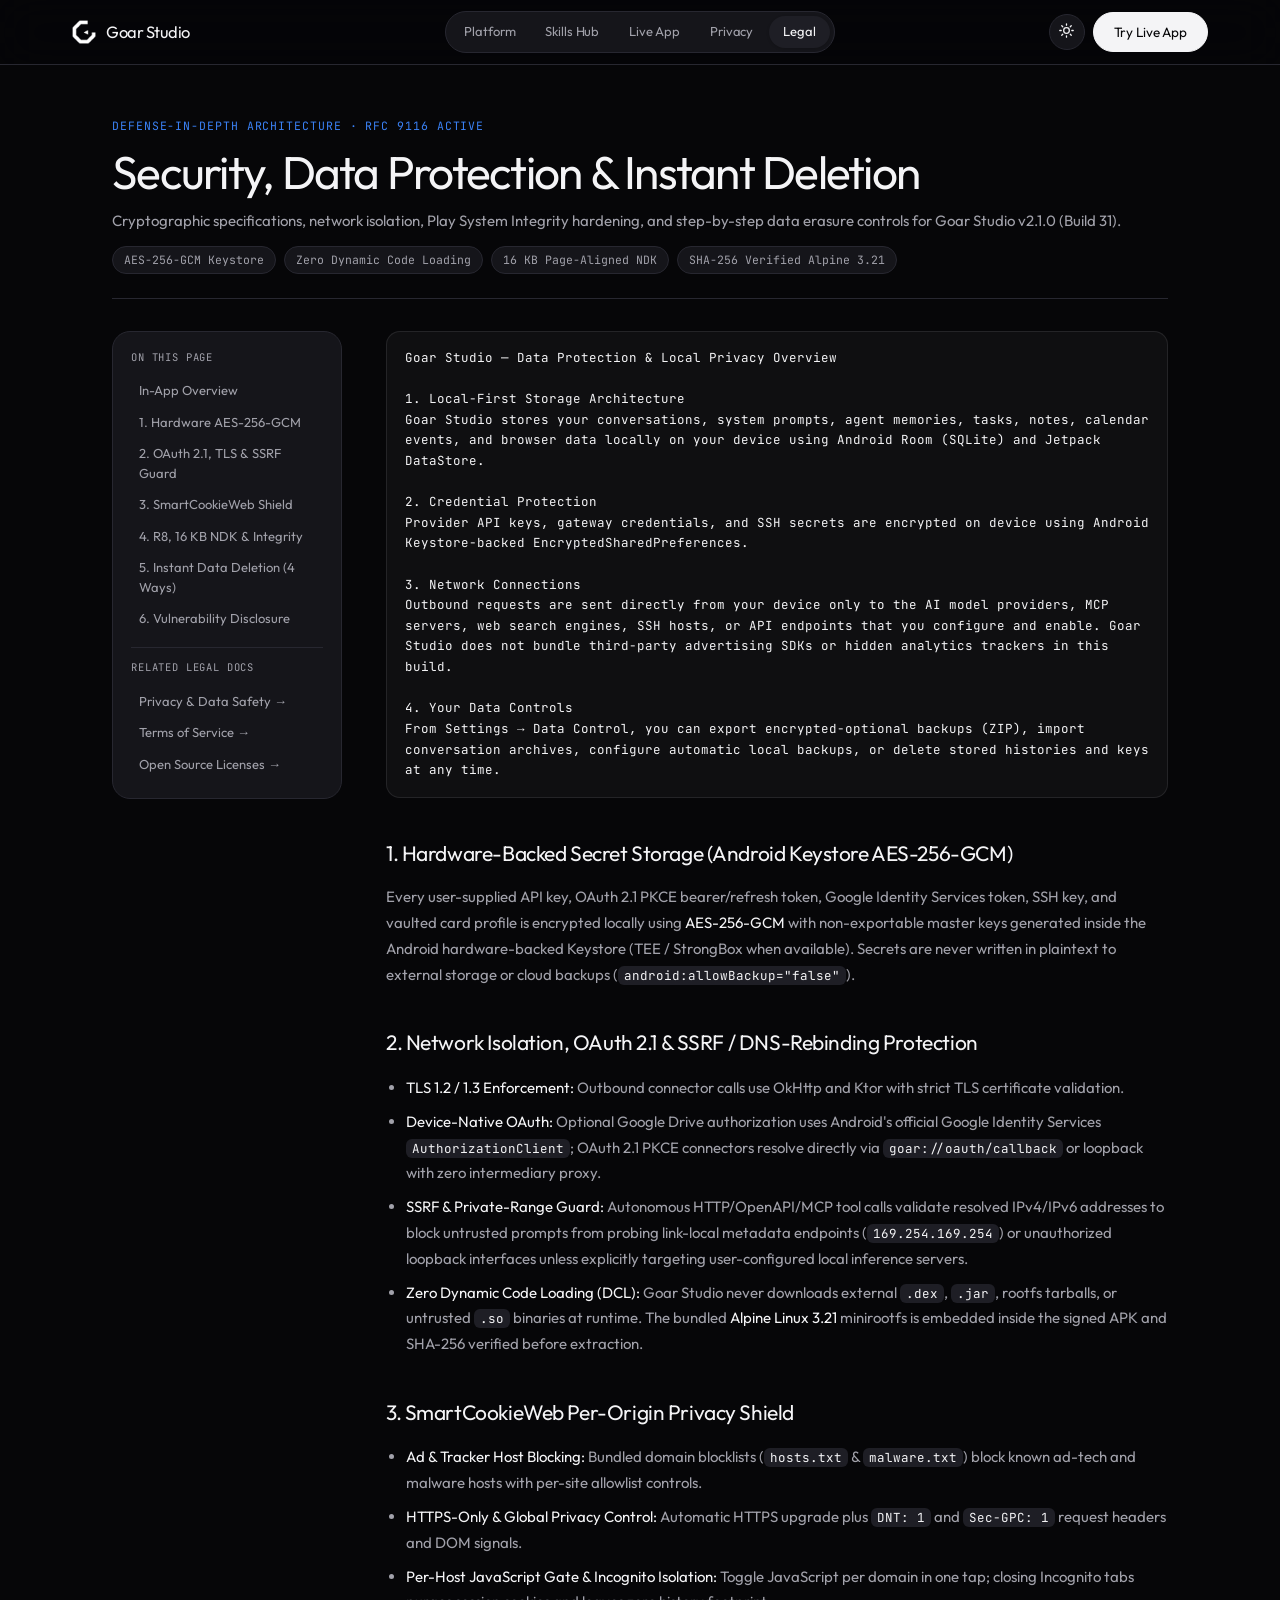
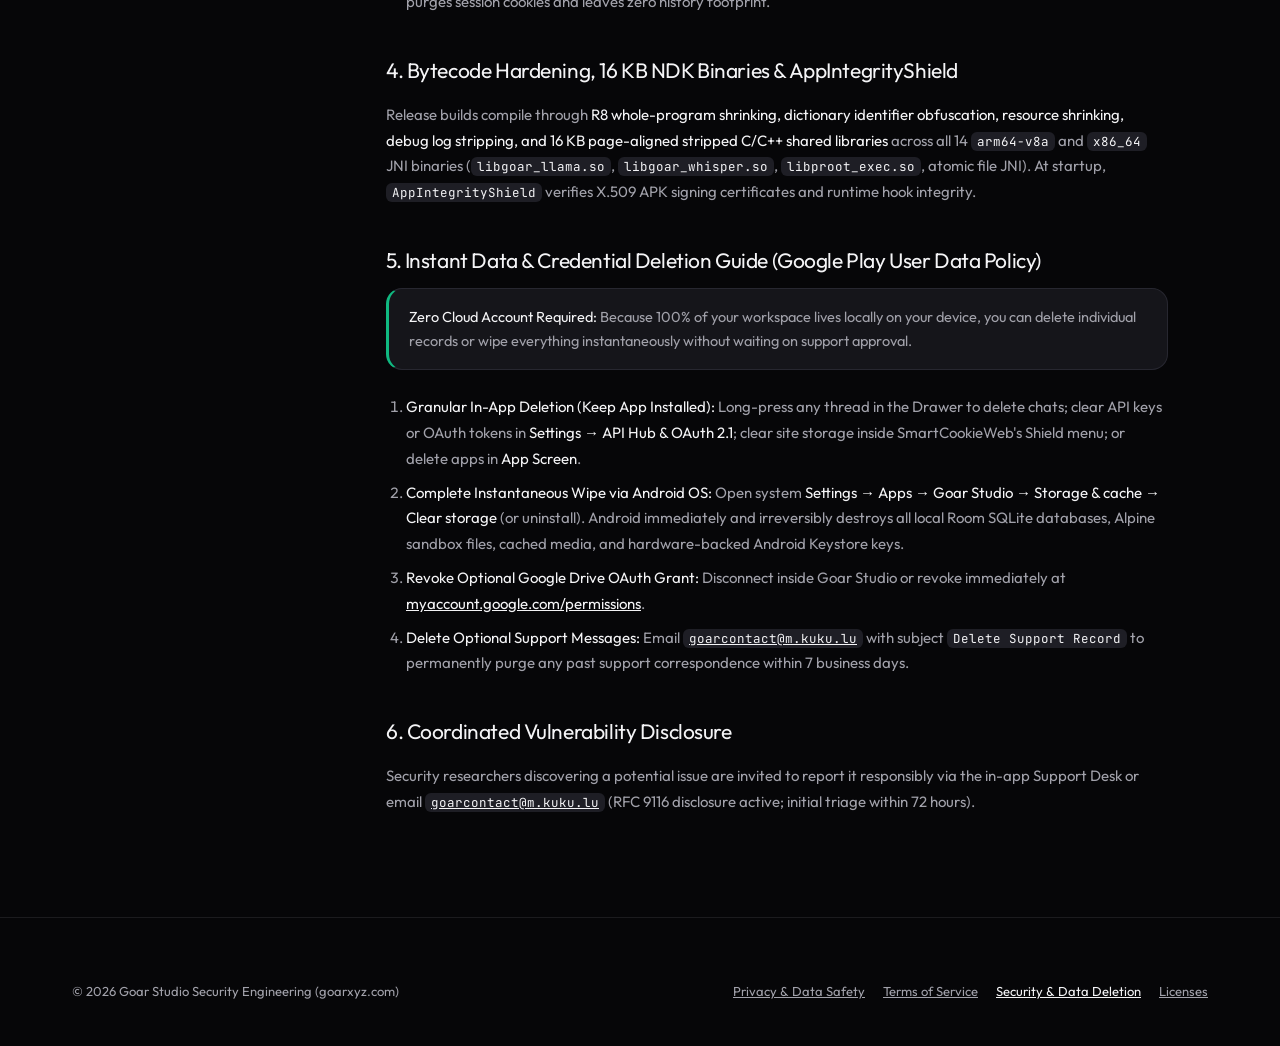
<file: data-protection.html>
<!DOCTYPE html>
<html lang="en" data-theme="dark">
<head>
  <meta charset="UTF-8" />
  <meta name="viewport" content="width=device-width, initial-scale=1.0" />
  <title>Security Architecture, Data Protection &amp; Deletion — Goar Studio</title>
  <meta name="description" content="Hardware-backed Android Keystore AES-256-GCM, SSRF protection, zero DCL, R8 + 16 KB NDK hardening, SmartCookieWeb isolation, and instant Data Deletion instructions for Goar Studio v2.1.0." />
  <link rel="icon" type="image/png" href="assets/ic_goar_mark.png" />
  <link rel="stylesheet" href="css/goar-design-system.css" />
  <link rel="stylesheet" href="css/website.css" />
</head>
<body>
  <header class="site-nav">
    <div class="site-container site-nav-inner">
      <a href="index.html" class="site-brand">
        <img src="assets/ic_goar_mark.png" alt="Goar Studio" class="goar-mark-img goar-mark-dark-only" />
        <img src="assets/ic_goar_mark_black.png" alt="Goar Studio" class="goar-mark-img goar-mark-light-only" />
        <span>Goar Studio</span>
      </a>
      <nav class="site-nav-links" aria-label="Primary">
        <a href="index.html" class="site-nav-link">Platform</a>
        <a href="skills.html" class="site-nav-link">Skills Hub</a>
        <a href="simulator.html" class="site-nav-link">Live App</a>
        <a href="privacy.html" class="site-nav-link">Privacy</a>
        <a href="terms.html" class="site-nav-link active">Legal</a>
      </nav>
      <div class="site-nav-actions">
        <button class="site-icon-circle" data-action="toggle-site-theme" aria-label="Toggle Obsidian Dark or Alabaster Light">
          <span data-theme-toggle-icon></span>
        </button>
        <a href="simulator.html" class="btn-primary">Try Live App</a>
      </div>
    </div>
  </header>

  <main class="legal-page-main">
    <div class="legal-page-header">
      <div class="section-kicker">Defense-in-Depth Architecture · RFC 9116 Active</div>
      <h1>Security, Data Protection &amp; Instant Deletion</h1>
      <p style="margin:0;color:var(--on-surface-variant);font-size:15px">
        Cryptographic specifications, network isolation, Play System Integrity hardening, and step-by-step data erasure controls for Goar Studio v2.1.0 (Build 31).
      </p>
      <div class="legal-meta-pills">
        <span class="legal-meta-pill">AES-256-GCM Keystore</span>
        <span class="legal-meta-pill">Zero Dynamic Code Loading</span>
        <span class="legal-meta-pill">16 KB Page-Aligned NDK</span>
        <span class="legal-meta-pill">SHA-256 Verified Alpine 3.21</span>
      </div>
    </div>

    <div class="legal-layout">
      <aside class="legal-toc" aria-label="Document Navigation">
        <div class="legal-toc-title">On This Page</div>
        <a href="#verbatim">In-App Overview</a>
        <a href="#keystore">1. Hardware AES-256-GCM</a>
        <a href="#network-ssrf">2. OAuth 2.1, TLS &amp; SSRF Guard</a>
        <a href="#browser-shield">3. SmartCookieWeb Shield</a>
        <a href="#hardening">4. R8, 16 KB NDK &amp; Integrity</a>
        <a href="#deletion">5. Instant Data Deletion (4 Ways)</a>
        <a href="#disclosure">6. Vulnerability Disclosure</a>
        <div style="height:1px;background:var(--outline-variant);margin:12px 0"></div>
        <div class="legal-toc-title">Related Legal Docs</div>
        <a href="privacy.html">Privacy &amp; Data Safety →</a>
        <a href="terms.html">Terms of Service →</a>
        <a href="licenses.html">Open Source Licenses →</a>
      </aside>

      <article class="legal-article">
        <div id="verbatim" class="legal-verbatim-box" style="margin-top:0;margin-bottom:26px">Goar Studio — Data Protection & Local Privacy Overview

1. Local-First Storage Architecture
Goar Studio stores your conversations, system prompts, agent memories, tasks, notes, calendar events, and browser data locally on your device using Android Room (SQLite) and Jetpack DataStore.

2. Credential Protection
Provider API keys, gateway credentials, and SSH secrets are encrypted on device using Android Keystore-backed EncryptedSharedPreferences.

3. Network Connections
Outbound requests are sent directly from your device only to the AI model providers, MCP servers, web search engines, SSH hosts, or API endpoints that you configure and enable. Goar Studio does not bundle third-party advertising SDKs or hidden analytics trackers in this build.

4. Your Data Controls
From Settings → Data Control, you can export encrypted-optional backups (ZIP), import conversation archives, configure automatic local backups, or delete stored histories and keys at any time.</div>

        <h2 id="keystore">1. Hardware-Backed Secret Storage (Android Keystore AES-256-GCM)</h2>
        <p>Every user-supplied API key, OAuth 2.1 PKCE bearer/refresh token, Google Identity Services token, SSH key, and vaulted card profile is encrypted locally using <strong>AES-256-GCM</strong> with non-exportable master keys generated inside the Android hardware-backed Keystore (TEE / StrongBox when available). Secrets are never written in plaintext to external storage or cloud backups (<code>android:allowBackup="false"</code>).</p>

        <h2 id="network-ssrf">2. Network Isolation, OAuth 2.1 &amp; SSRF / DNS-Rebinding Protection</h2>
        <ul>
          <li><strong>TLS 1.2 / 1.3 Enforcement:</strong> Outbound connector calls use OkHttp and Ktor with strict TLS certificate validation.</li>
          <li><strong>Device-Native OAuth:</strong> Optional Google Drive authorization uses Android's official Google Identity Services <code>AuthorizationClient</code>; OAuth 2.1 PKCE connectors resolve directly via <code>goar://oauth/callback</code> or loopback with zero intermediary proxy.</li>
          <li><strong>SSRF &amp; Private-Range Guard:</strong> Autonomous HTTP/OpenAPI/MCP tool calls validate resolved IPv4/IPv6 addresses to block untrusted prompts from probing link-local metadata endpoints (<code>169.254.169.254</code>) or unauthorized loopback interfaces unless explicitly targeting user-configured local inference servers.</li>
          <li><strong>Zero Dynamic Code Loading (DCL):</strong> Goar Studio never downloads external <code>.dex</code>, <code>.jar</code>, rootfs tarballs, or untrusted <code>.so</code> binaries at runtime. The bundled <strong>Alpine Linux 3.21</strong> minirootfs is embedded inside the signed APK and SHA-256 verified before extraction.</li>
        </ul>

        <h2 id="browser-shield">3. SmartCookieWeb Per-Origin Privacy Shield</h2>
        <ul>
          <li><strong>Ad &amp; Tracker Host Blocking:</strong> Bundled domain blocklists (<code>hosts.txt</code> &amp; <code>malware.txt</code>) block known ad-tech and malware hosts with per-site allowlist controls.</li>
          <li><strong>HTTPS-Only &amp; Global Privacy Control:</strong> Automatic HTTPS upgrade plus <code>DNT: 1</code> and <code>Sec-GPC: 1</code> request headers and DOM signals.</li>
          <li><strong>Per-Host JavaScript Gate &amp; Incognito Isolation:</strong> Toggle JavaScript per domain in one tap; closing Incognito tabs purges session cookies and leaves zero history footprint.</li>
        </ul>

        <h2 id="hardening">4. Bytecode Hardening, 16 KB NDK Binaries &amp; AppIntegrityShield</h2>
        <p>Release builds compile through <strong>R8 whole-program shrinking, dictionary identifier obfuscation, resource shrinking, debug log stripping, and 16 KB page-aligned stripped C/C++ shared libraries</strong> across all 14 <code>arm64-v8a</code> and <code>x86_64</code> JNI binaries (<code>libgoar_llama.so</code>, <code>libgoar_whisper.so</code>, <code>libproot_exec.so</code>, atomic file JNI). At startup, <code>AppIntegrityShield</code> verifies X.509 APK signing certificates and runtime hook integrity.</p>

        <h2 id="deletion">5. Instant Data &amp; Credential Deletion Guide (Google Play User Data Policy)</h2>
        <div class="legal-callout">
          <strong>Zero Cloud Account Required:</strong> Because 100% of your workspace lives locally on your device, you can delete individual records or wipe everything instantaneously without waiting on support approval.
        </div>
        <ol>
          <li><strong>Granular In-App Deletion (Keep App Installed):</strong> Long-press any thread in the Drawer to delete chats; clear API keys or OAuth tokens in <strong>Settings → API Hub &amp; OAuth 2.1</strong>; clear site storage inside SmartCookieWeb's Shield menu; or delete apps in <strong>App Screen</strong>.</li>
          <li><strong>Complete Instantaneous Wipe via Android OS:</strong> Open system <strong>Settings → Apps → Goar Studio → Storage &amp; cache → Clear storage</strong> (or uninstall). Android immediately and irreversibly destroys all local Room SQLite databases, Alpine sandbox files, cached media, and hardware-backed Android Keystore keys.</li>
          <li><strong>Revoke Optional Google Drive OAuth Grant:</strong> Disconnect inside Goar Studio or revoke immediately at <a href="https://myaccount.google.com/permissions" target="_blank" rel="noopener noreferrer" style="color:var(--on-bg);text-decoration:underline">myaccount.google.com/permissions</a>.</li>
          <li><strong>Delete Optional Support Messages:</strong> Email <a href="mailto:goarcontact@m.kuku.lu?subject=Delete%20Support%20Record" style="color:var(--on-bg);text-decoration:underline"><code>goarcontact@m.kuku.lu</code></a> with subject <code>Delete Support Record</code> to permanently purge any past support correspondence within 7 business days.</li>
        </ol>

        <h2 id="disclosure">6. Coordinated Vulnerability Disclosure</h2>
        <p>Security researchers discovering a potential issue are invited to report it responsibly via the in-app Support Desk or email <a href="mailto:goarcontact@m.kuku.lu?subject=Security%20Vulnerability%20Report" style="color:var(--on-bg);text-decoration:underline"><code>goarcontact@m.kuku.lu</code></a> (RFC 9116 disclosure active; initial triage within 72 hours).</p>
      </article>
    </div>
  </main>

  <footer class="site-footer">
    <div class="site-container footer-bottom" style="border-top:none;padding-top:0">
      <span>© 2026 Goar Studio Security Engineering (goarxyz.com)</span>
      <div style="display:flex;gap:18px;flex-wrap:wrap">
        <a href="privacy.html" style="color:var(--on-surface-variant)">Privacy &amp; Data Safety</a>
        <a href="terms.html" style="color:var(--on-surface-variant)">Terms of Service</a>
        <a href="data-protection.html" style="color:var(--on-bg);font-weight:600">Security &amp; Data Deletion</a>
        <a href="licenses.html" style="color:var(--on-surface-variant)">Licenses</a>
      </div>
    </div>
  </footer>

  <script src="js/goar-icons.js"></script>
  <script src="js/site.js"></script>
  <script>window.goarInitTheme();</script>
</body>
</html>
</file>
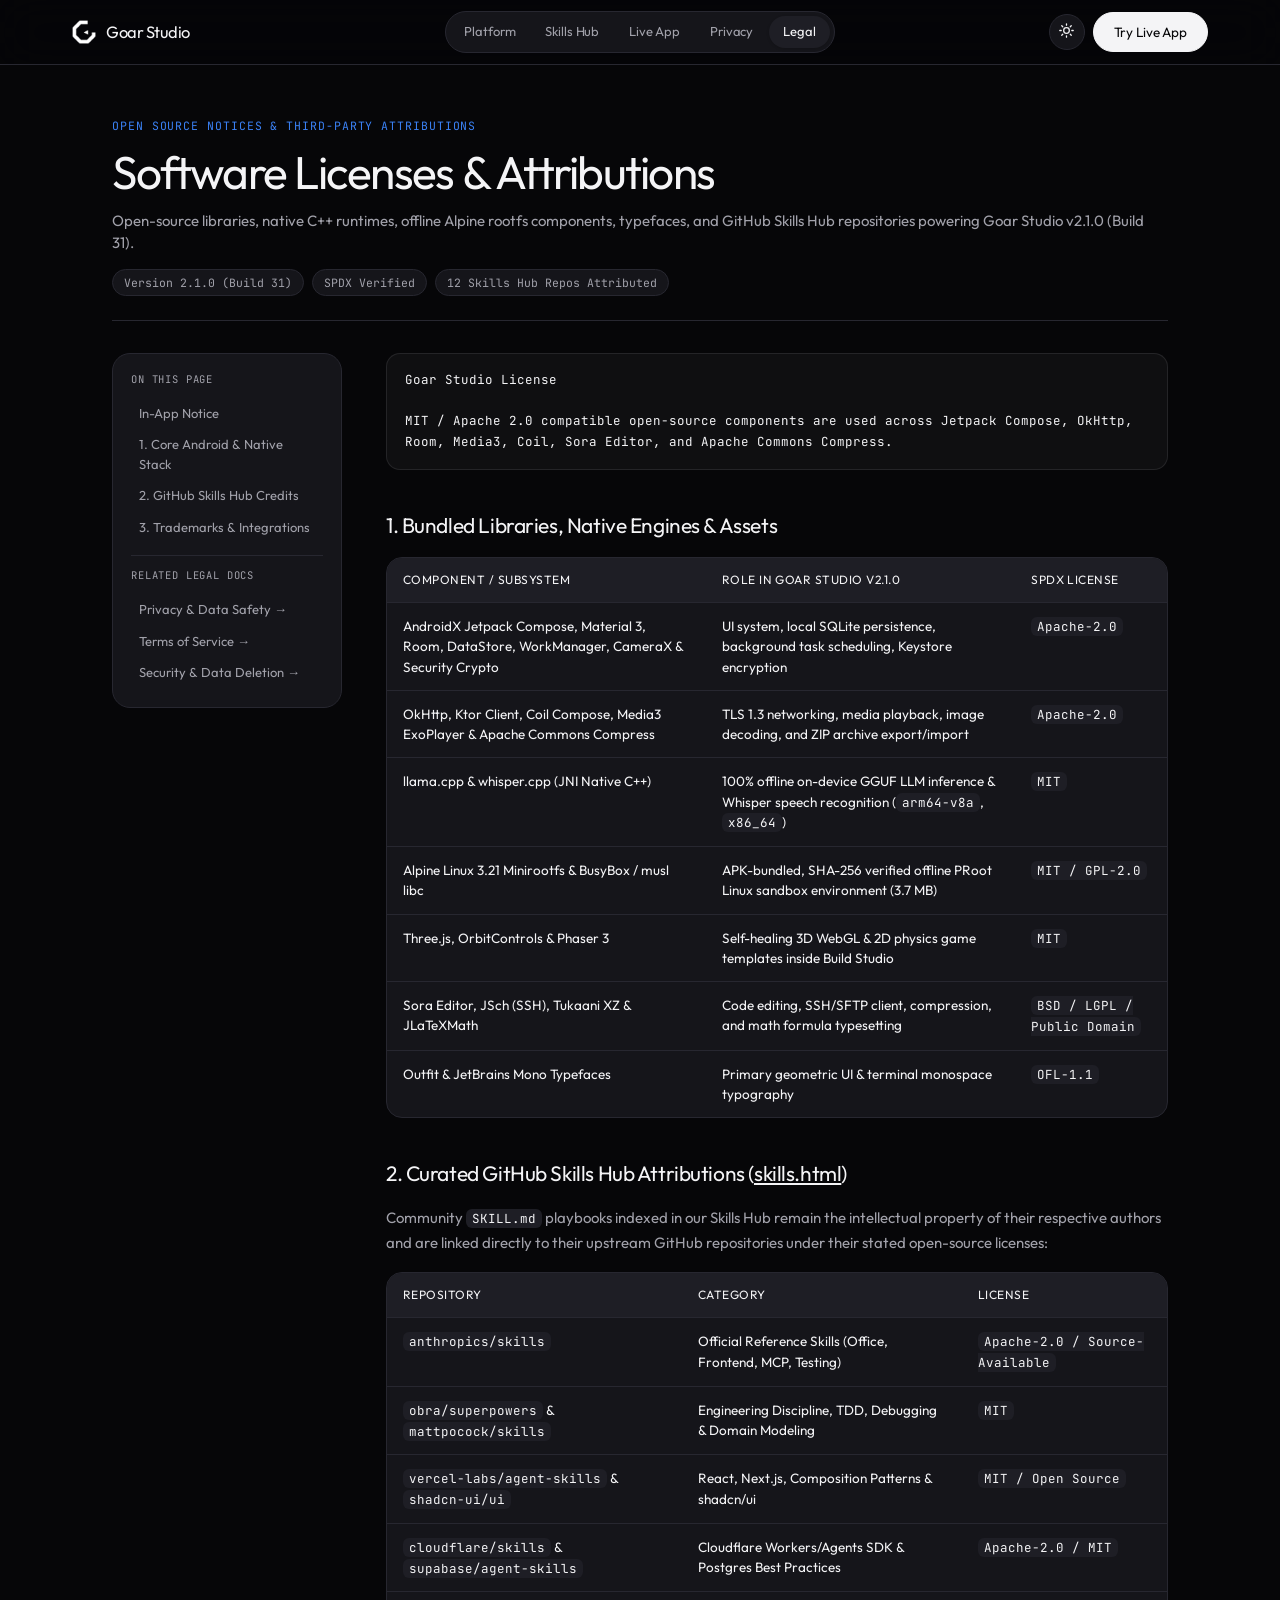
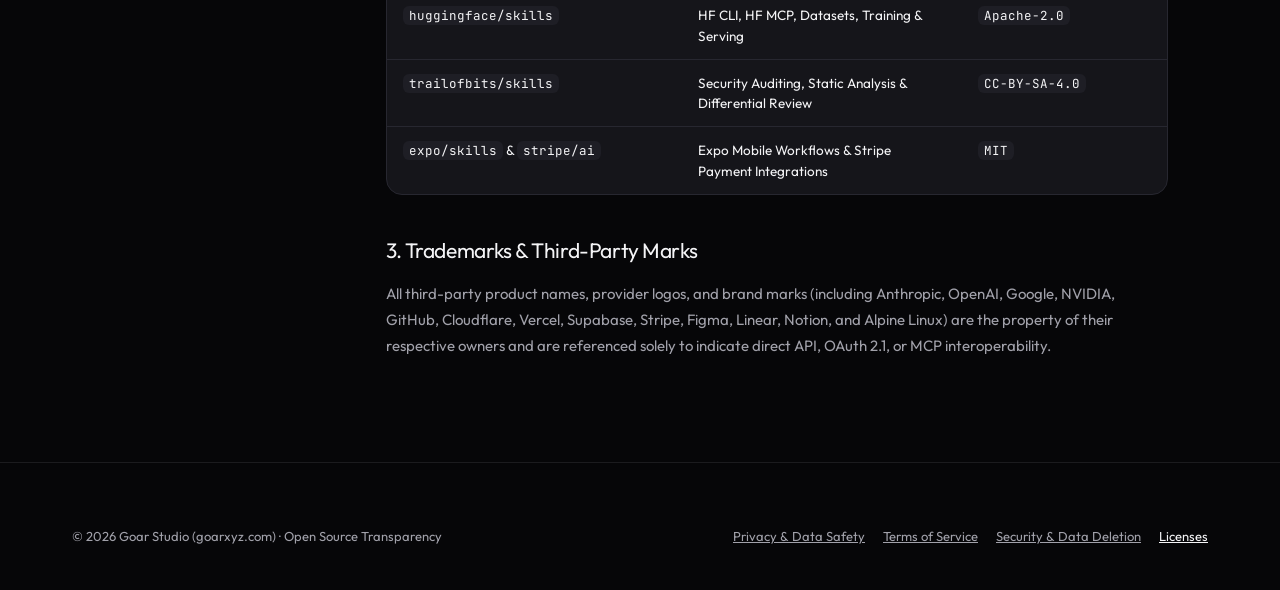
<file: licenses.html>
<!DOCTYPE html>
<html lang="en" data-theme="dark">
<head>
  <meta charset="UTF-8" />
  <meta name="viewport" content="width=device-width, initial-scale=1.0" />
  <title>Software Licenses &amp; Open Source Attributions — Goar Studio</title>
  <meta name="description" content="Complete open-source software attributions, SPDX license matrix, and Skills Hub repository licenses for Goar Studio v2.1.0 (Build 31)." />
  <link rel="icon" type="image/png" href="assets/ic_goar_mark.png" />
  <link rel="stylesheet" href="css/goar-design-system.css" />
  <link rel="stylesheet" href="css/website.css" />
</head>
<body>
  <header class="site-nav">
    <div class="site-container site-nav-inner">
      <a href="index.html" class="site-brand">
        <img src="assets/ic_goar_mark.png" alt="Goar Studio" class="goar-mark-img goar-mark-dark-only" />
        <img src="assets/ic_goar_mark_black.png" alt="Goar Studio" class="goar-mark-img goar-mark-light-only" />
        <span>Goar Studio</span>
      </a>
      <nav class="site-nav-links" aria-label="Primary">
        <a href="index.html" class="site-nav-link">Platform</a>
        <a href="skills.html" class="site-nav-link">Skills Hub</a>
        <a href="simulator.html" class="site-nav-link">Live App</a>
        <a href="privacy.html" class="site-nav-link">Privacy</a>
        <a href="terms.html" class="site-nav-link active">Legal</a>
      </nav>
      <div class="site-nav-actions">
        <button class="site-icon-circle" data-action="toggle-site-theme" aria-label="Toggle Obsidian Dark or Alabaster Light">
          <span data-theme-toggle-icon></span>
        </button>
        <a href="simulator.html" class="btn-primary">Try Live App</a>
      </div>
    </div>
  </header>

  <main class="legal-page-main">
    <div class="legal-page-header">
      <div class="section-kicker">Open Source Notices &amp; Third-Party Attributions</div>
      <h1>Software Licenses &amp; Attributions</h1>
      <p style="margin:0;color:var(--on-surface-variant);font-size:15px">
        Open-source libraries, native C++ runtimes, offline Alpine rootfs components, typefaces, and GitHub Skills Hub repositories powering Goar Studio v2.1.0 (Build 31).
      </p>
      <div class="legal-meta-pills">
        <span class="legal-meta-pill">Version 2.1.0 (Build 31)</span>
        <span class="legal-meta-pill">SPDX Verified</span>
        <span class="legal-meta-pill">12 Skills Hub Repos Attributed</span>
      </div>
    </div>

    <div class="legal-layout">
      <aside class="legal-toc" aria-label="Document Navigation">
        <div class="legal-toc-title">On This Page</div>
        <a href="#verbatim">In-App Notice</a>
        <a href="#app-libs">1. Core Android &amp; Native Stack</a>
        <a href="#skills-lic">2. GitHub Skills Hub Credits</a>
        <a href="#trademarks">3. Trademarks &amp; Integrations</a>
        <div style="height:1px;background:var(--outline-variant);margin:12px 0"></div>
        <div class="legal-toc-title">Related Legal Docs</div>
        <a href="privacy.html">Privacy &amp; Data Safety →</a>
        <a href="terms.html">Terms of Service →</a>
        <a href="data-protection.html">Security &amp; Data Deletion →</a>
      </aside>

      <article class="legal-article">
        <div id="verbatim" class="legal-verbatim-box" style="margin-top:0;margin-bottom:26px">Goar Studio License

MIT / Apache 2.0 compatible open-source components are used across Jetpack Compose, OkHttp, Room, Media3, Coil, Sora Editor, and Apache Commons Compress.</div>

        <h2 id="app-libs">1. Bundled Libraries, Native Engines &amp; Assets</h2>
        <div class="legal-table-wrap">
          <table class="legal-table">
            <thead>
              <tr>
                <th>Component / Subsystem</th>
                <th>Role in Goar Studio v2.1.0</th>
                <th>SPDX License</th>
              </tr>
            </thead>
            <tbody>
              <tr>
                <td><strong>AndroidX Jetpack Compose, Material 3, Room, DataStore, WorkManager, CameraX &amp; Security Crypto</strong></td>
                <td>UI system, local SQLite persistence, background task scheduling, Keystore encryption</td>
                <td><code>Apache-2.0</code></td>
              </tr>
              <tr>
                <td><strong>OkHttp, Ktor Client, Coil Compose, Media3 ExoPlayer &amp; Apache Commons Compress</strong></td>
                <td>TLS 1.3 networking, media playback, image decoding, and ZIP archive export/import</td>
                <td><code>Apache-2.0</code></td>
              </tr>
              <tr>
                <td><strong>llama.cpp &amp; whisper.cpp (JNI Native C++)</strong></td>
                <td>100% offline on-device GGUF LLM inference &amp; Whisper speech recognition (<code>arm64-v8a</code>, <code>x86_64</code>)</td>
                <td><code>MIT</code></td>
              </tr>
              <tr>
                <td><strong>Alpine Linux 3.21 Minirootfs &amp; BusyBox / musl libc</strong></td>
                <td>APK-bundled, SHA-256 verified offline PRoot Linux sandbox environment (3.7 MB)</td>
                <td><code>MIT / GPL-2.0</code></td>
              </tr>
              <tr>
                <td><strong>Three.js, OrbitControls &amp; Phaser 3</strong></td>
                <td>Self-healing 3D WebGL &amp; 2D physics game templates inside Build Studio</td>
                <td><code>MIT</code></td>
              </tr>
              <tr>
                <td><strong>Sora Editor, JSch (SSH), Tukaani XZ &amp; JLaTeXMath</strong></td>
                <td>Code editing, SSH/SFTP client, compression, and math formula typesetting</td>
                <td><code>BSD / LGPL / Public Domain</code></td>
              </tr>
              <tr>
                <td><strong>Outfit &amp; JetBrains Mono Typefaces</strong></td>
                <td>Primary geometric UI &amp; terminal monospace typography</td>
                <td><code>OFL-1.1</code></td>
              </tr>
            </tbody>
          </table>
        </div>

        <h2 id="skills-lic">2. Curated GitHub Skills Hub Attributions (<a href="skills.html" style="color:var(--on-bg);text-decoration:underline">skills.html</a>)</h2>
        <p>Community <code>SKILL.md</code> playbooks indexed in our Skills Hub remain the intellectual property of their respective authors and are linked directly to their upstream GitHub repositories under their stated open-source licenses:</p>
        <div class="legal-table-wrap">
          <table class="legal-table">
            <thead>
              <tr>
                <th>Repository</th>
                <th>Category</th>
                <th>License</th>
              </tr>
            </thead>
            <tbody>
              <tr><td><code>anthropics/skills</code></td><td>Official Reference Skills (Office, Frontend, MCP, Testing)</td><td><code>Apache-2.0 / Source-Available</code></td></tr>
              <tr><td><code>obra/superpowers</code> &amp; <code>mattpocock/skills</code></td><td>Engineering Discipline, TDD, Debugging &amp; Domain Modeling</td><td><code>MIT</code></td></tr>
              <tr><td><code>vercel-labs/agent-skills</code> &amp; <code>shadcn-ui/ui</code></td><td>React, Next.js, Composition Patterns &amp; shadcn/ui</td><td><code>MIT / Open Source</code></td></tr>
              <tr><td><code>cloudflare/skills</code> &amp; <code>supabase/agent-skills</code></td><td>Cloudflare Workers/Agents SDK &amp; Postgres Best Practices</td><td><code>Apache-2.0 / MIT</code></td></tr>
              <tr><td><code>huggingface/skills</code></td><td>HF CLI, HF MCP, Datasets, Training &amp; Serving</td><td><code>Apache-2.0</code></td></tr>
              <tr><td><code>trailofbits/skills</code></td><td>Security Auditing, Static Analysis &amp; Differential Review</td><td><code>CC-BY-SA-4.0</code></td></tr>
              <tr><td><code>expo/skills</code> &amp; <code>stripe/ai</code></td><td>Expo Mobile Workflows &amp; Stripe Payment Integrations</td><td><code>MIT</code></td></tr>
            </tbody>
          </table>
        </div>

        <h2 id="trademarks">3. Trademarks &amp; Third-Party Marks</h2>
        <p>All third-party product names, provider logos, and brand marks (including Anthropic, OpenAI, Google, NVIDIA, GitHub, Cloudflare, Vercel, Supabase, Stripe, Figma, Linear, Notion, and Alpine Linux) are the property of their respective owners and are referenced solely to indicate direct API, OAuth 2.1, or MCP interoperability.</p>
      </article>
    </div>
  </main>

  <footer class="site-footer">
    <div class="site-container footer-bottom" style="border-top:none;padding-top:0">
      <span>© 2026 Goar Studio (goarxyz.com) · Open Source Transparency</span>
      <div style="display:flex;gap:18px;flex-wrap:wrap">
        <a href="privacy.html" style="color:var(--on-surface-variant)">Privacy &amp; Data Safety</a>
        <a href="terms.html" style="color:var(--on-surface-variant)">Terms of Service</a>
        <a href="data-protection.html" style="color:var(--on-surface-variant)">Security &amp; Data Deletion</a>
        <a href="licenses.html" style="color:var(--on-bg);font-weight:600">Licenses</a>
      </div>
    </div>
  </footer>

  <script src="js/goar-icons.js"></script>
  <script src="js/site.js"></script>
  <script>window.goarInitTheme();</script>
</body>
</html>
</file>
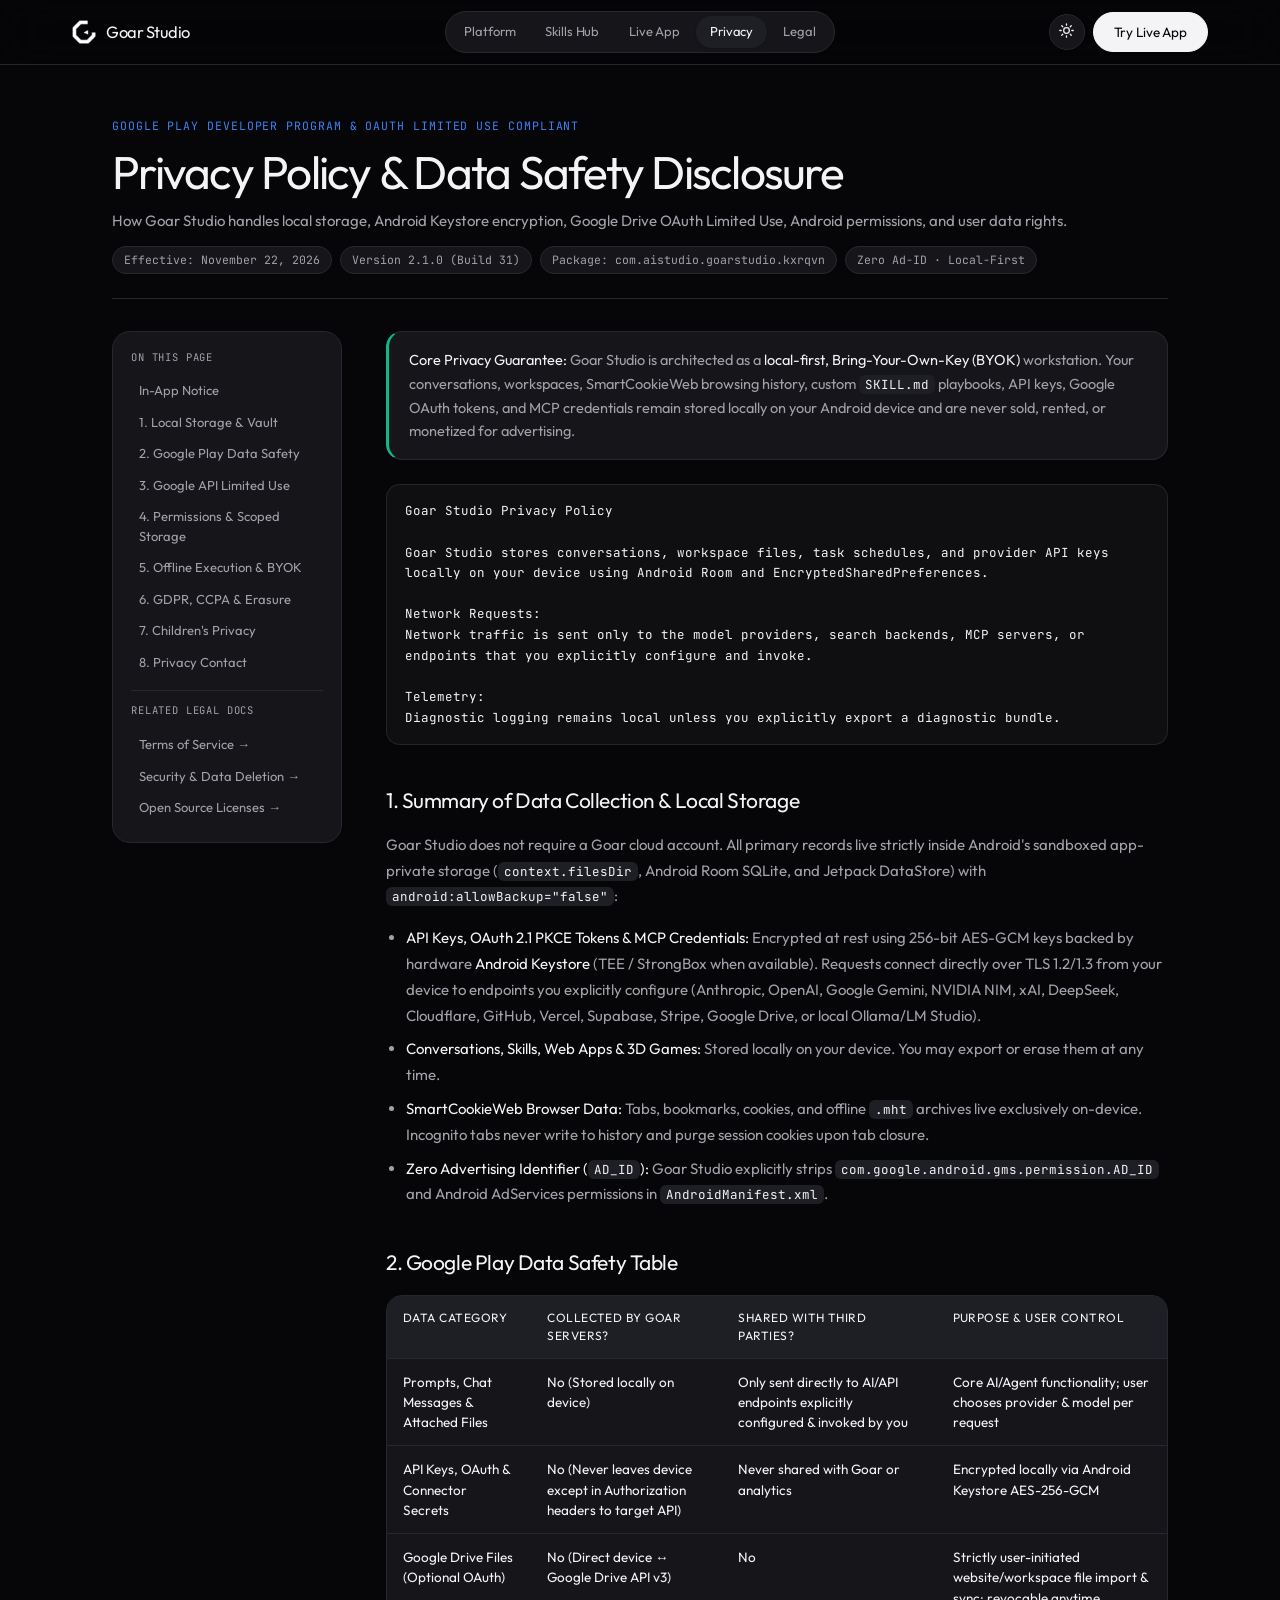
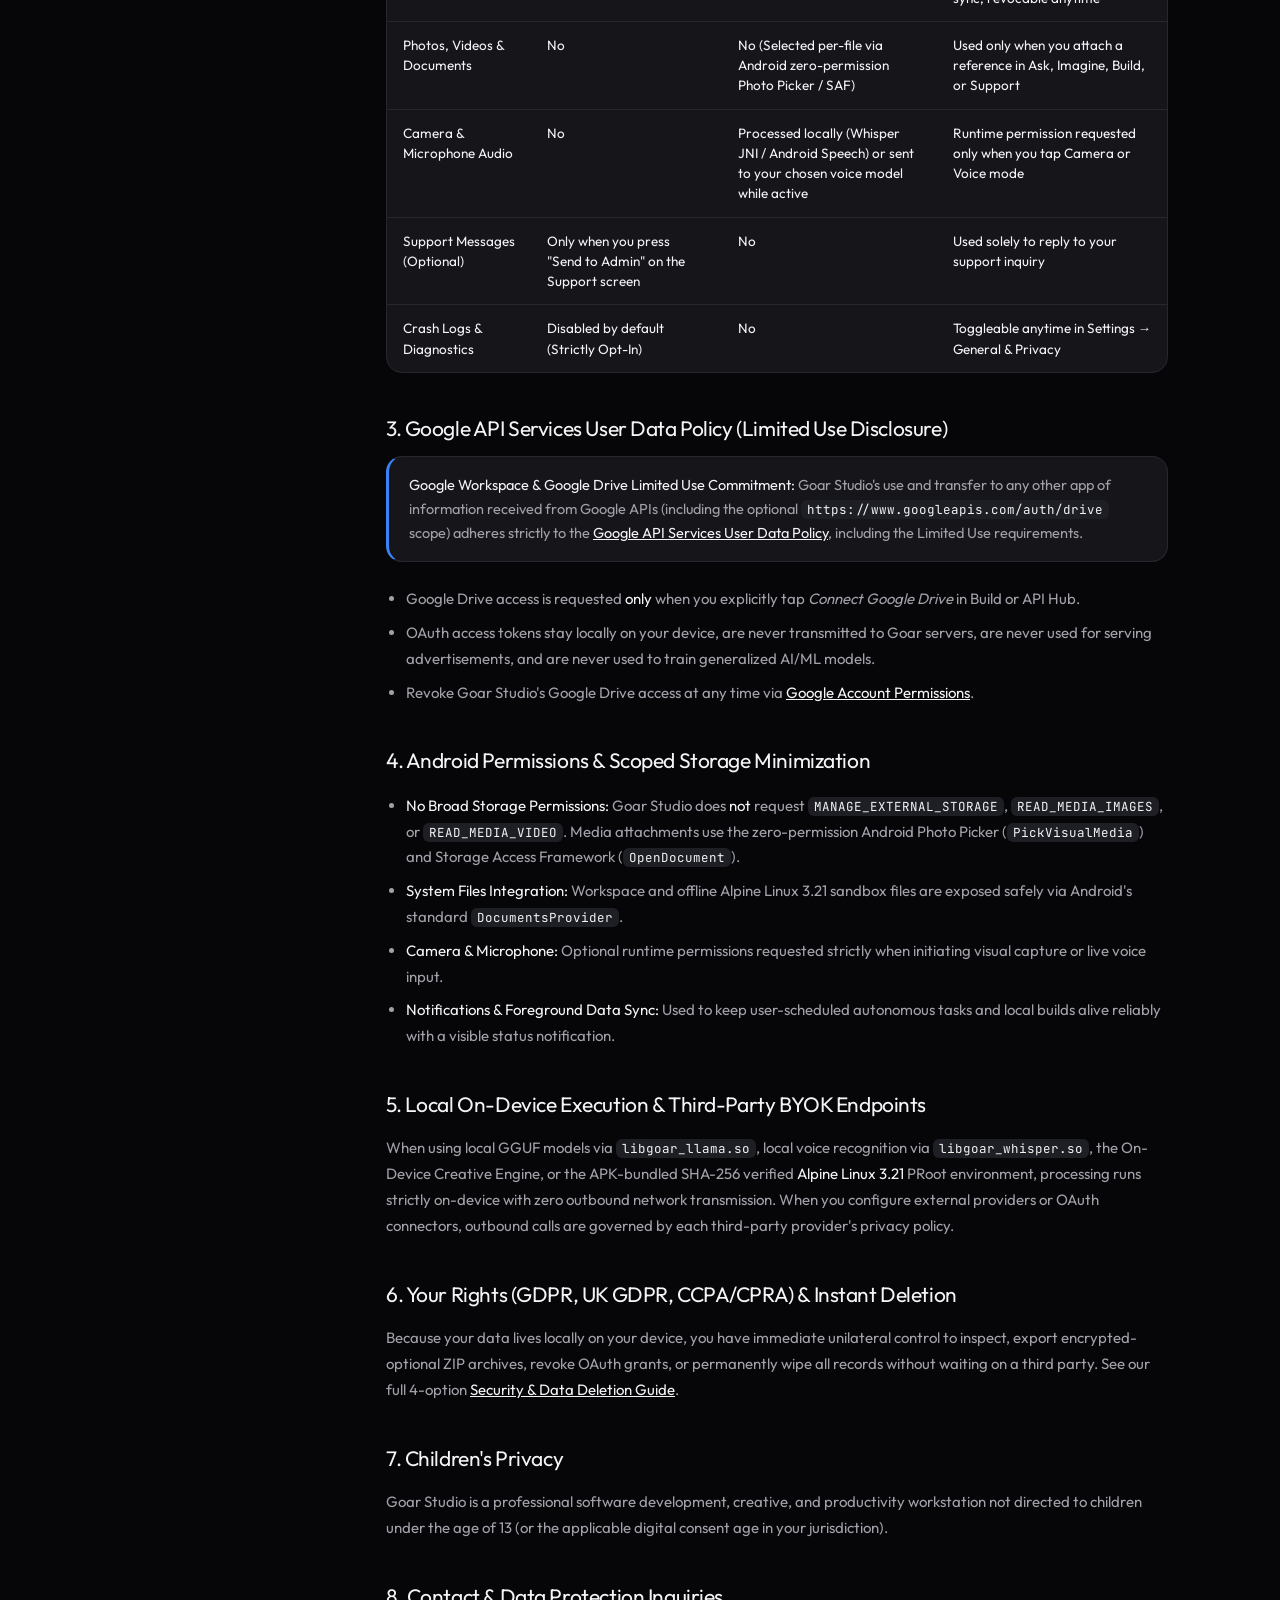
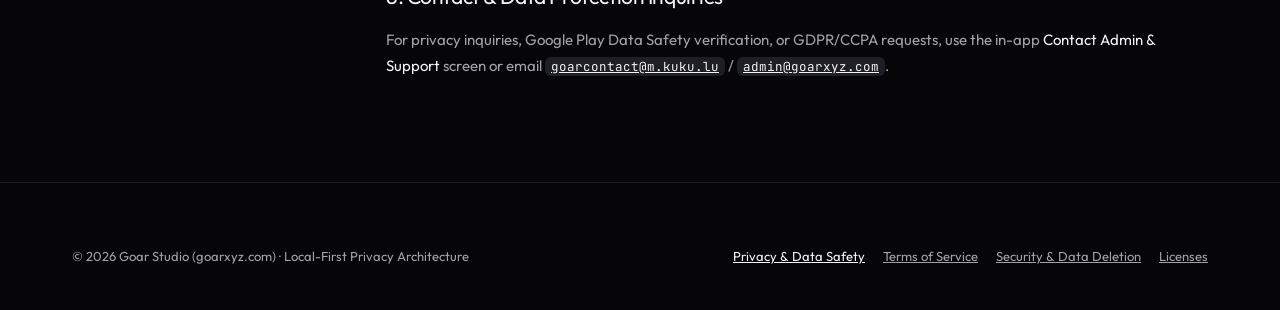
<file: privacy.html>
<!DOCTYPE html>
<html lang="en" data-theme="dark">
<head>
  <meta charset="UTF-8" />
  <meta name="viewport" content="width=device-width, initial-scale=1.0" />
  <title>Privacy Policy &amp; Google Play Data Safety — Goar Studio</title>
  <meta name="description" content="Official Privacy Policy, Google Play Data Safety disclosure, and Google API Services Limited Use policy for Goar Studio v2.1.0 on Android." />
  <link rel="icon" type="image/png" href="assets/ic_goar_mark.png" />
  <link rel="stylesheet" href="css/goar-design-system.css" />
  <link rel="stylesheet" href="css/website.css" />
</head>
<body>
  <header class="site-nav">
    <div class="site-container site-nav-inner">
      <a href="index.html" class="site-brand">
        <img src="assets/ic_goar_mark.png" alt="Goar Studio" class="goar-mark-img goar-mark-dark-only" />
        <img src="assets/ic_goar_mark_black.png" alt="Goar Studio" class="goar-mark-img goar-mark-light-only" />
        <span>Goar Studio</span>
      </a>
      <nav class="site-nav-links" aria-label="Primary">
        <a href="index.html" class="site-nav-link">Platform</a>
        <a href="skills.html" class="site-nav-link">Skills Hub</a>
        <a href="simulator.html" class="site-nav-link">Live App</a>
        <a href="privacy.html" class="site-nav-link active">Privacy</a>
        <a href="terms.html" class="site-nav-link">Legal</a>
      </nav>
      <div class="site-nav-actions">
        <button class="site-icon-circle" data-action="toggle-site-theme" aria-label="Toggle Obsidian Dark or Alabaster Light">
          <span data-theme-toggle-icon></span>
        </button>
        <a href="simulator.html" class="btn-primary">Try Live App</a>
      </div>
    </div>
  </header>

  <main class="legal-page-main">
    <div class="legal-page-header">
      <div class="section-kicker">Google Play Developer Program &amp; OAuth Limited Use Compliant</div>
      <h1>Privacy Policy &amp; Data Safety Disclosure</h1>
      <p style="margin:0;color:var(--on-surface-variant);font-size:15px">
        How Goar Studio handles local storage, Android Keystore encryption, Google Drive OAuth Limited Use, Android permissions, and user data rights.
      </p>
      <div class="legal-meta-pills">
        <span class="legal-meta-pill">Effective: November 22, 2026</span>
        <span class="legal-meta-pill">Version 2.1.0 (Build 31)</span>
        <span class="legal-meta-pill">Package: com.aistudio.goarstudio.kxrqvn</span>
        <span class="legal-meta-pill">Zero Ad-ID · Local-First</span>
      </div>
    </div>

    <div class="legal-layout">
      <aside class="legal-toc" aria-label="Document Navigation">
        <div class="legal-toc-title">On This Page</div>
        <a href="#verbatim">In-App Notice</a>
        <a href="#storage">1. Local Storage &amp; Vault</a>
        <a href="#play-safety">2. Google Play Data Safety</a>
        <a href="#limited-use">3. Google API Limited Use</a>
        <a href="#permissions">4. Permissions &amp; Scoped Storage</a>
        <a href="#offline">5. Offline Execution &amp; BYOK</a>
        <a href="#rights">6. GDPR, CCPA &amp; Erasure</a>
        <a href="#children">7. Children's Privacy</a>
        <a href="#contact">8. Privacy Contact</a>
        <div style="height:1px;background:var(--outline-variant);margin:12px 0"></div>
        <div class="legal-toc-title">Related Legal Docs</div>
        <a href="terms.html">Terms of Service →</a>
        <a href="data-protection.html">Security &amp; Data Deletion →</a>
        <a href="licenses.html">Open Source Licenses →</a>
      </aside>

      <article class="legal-article">
        <div class="legal-callout">
          <strong>Core Privacy Guarantee:</strong> Goar Studio is architected as a <strong>local-first, Bring-Your-Own-Key (BYOK)</strong> workstation. Your conversations, workspaces, SmartCookieWeb browsing history, custom <code>SKILL.md</code> playbooks, API keys, Google OAuth tokens, and MCP credentials remain stored locally on your Android device and are never sold, rented, or monetized for advertising.
        </div>

        <div id="verbatim" class="legal-verbatim-box" style="margin-top:0;margin-bottom:26px">Goar Studio Privacy Policy

Goar Studio stores conversations, workspace files, task schedules, and provider API keys locally on your device using Android Room and EncryptedSharedPreferences.

Network Requests:
Network traffic is sent only to the model providers, search backends, MCP servers, or endpoints that you explicitly configure and invoke.

Telemetry:
Diagnostic logging remains local unless you explicitly export a diagnostic bundle.</div>

        <h2 id="storage">1. Summary of Data Collection &amp; Local Storage</h2>
        <p>Goar Studio does not require a Goar cloud account. All primary records live strictly inside Android's sandboxed app-private storage (<code>context.filesDir</code>, Android Room SQLite, and Jetpack DataStore) with <code>android:allowBackup="false"</code>:</p>
        <ul>
          <li><strong>API Keys, OAuth 2.1 PKCE Tokens &amp; MCP Credentials:</strong> Encrypted at rest using 256-bit AES-GCM keys backed by hardware <strong>Android Keystore</strong> (TEE / StrongBox when available). Requests connect directly over TLS 1.2/1.3 from your device to endpoints you explicitly configure (Anthropic, OpenAI, Google Gemini, NVIDIA NIM, xAI, DeepSeek, Cloudflare, GitHub, Vercel, Supabase, Stripe, Google Drive, or local Ollama/LM Studio).</li>
          <li><strong>Conversations, Skills, Web Apps &amp; 3D Games:</strong> Stored locally on your device. You may export or erase them at any time.</li>
          <li><strong>SmartCookieWeb Browser Data:</strong> Tabs, bookmarks, cookies, and offline <code>.mht</code> archives live exclusively on-device. Incognito tabs never write to history and purge session cookies upon tab closure.</li>
          <li><strong>Zero Advertising Identifier (<code>AD_ID</code>):</strong> Goar Studio explicitly strips <code>com.google.android.gms.permission.AD_ID</code> and Android AdServices permissions in <code>AndroidManifest.xml</code>.</li>
        </ul>

        <h2 id="play-safety">2. Google Play Data Safety Table</h2>
        <div class="legal-table-wrap">
          <table class="legal-table">
            <thead>
              <tr>
                <th>Data Category</th>
                <th>Collected by Goar Servers?</th>
                <th>Shared with Third Parties?</th>
                <th>Purpose &amp; User Control</th>
              </tr>
            </thead>
            <tbody>
              <tr>
                <td><strong>Prompts, Chat Messages &amp; Attached Files</strong></td>
                <td>No (Stored locally on device)</td>
                <td>Only sent directly to AI/API endpoints explicitly configured &amp; invoked by you</td>
                <td>Core AI/Agent functionality; user chooses provider &amp; model per request</td>
              </tr>
              <tr>
                <td><strong>API Keys, OAuth &amp; Connector Secrets</strong></td>
                <td>No (Never leaves device except in Authorization headers to target API)</td>
                <td>Never shared with Goar or analytics</td>
                <td>Encrypted locally via Android Keystore AES-256-GCM</td>
              </tr>
              <tr>
                <td><strong>Google Drive Files (Optional OAuth)</strong></td>
                <td>No (Direct device ↔ Google Drive API v3)</td>
                <td>No</td>
                <td>Strictly user-initiated website/workspace file import &amp; sync; revocable anytime</td>
              </tr>
              <tr>
                <td><strong>Photos, Videos &amp; Documents</strong></td>
                <td>No</td>
                <td>No (Selected per-file via Android zero-permission Photo Picker / SAF)</td>
                <td>Used only when you attach a reference in Ask, Imagine, Build, or Support</td>
              </tr>
              <tr>
                <td><strong>Camera &amp; Microphone Audio</strong></td>
                <td>No</td>
                <td>Processed locally (Whisper JNI / Android Speech) or sent to your chosen voice model while active</td>
                <td>Runtime permission requested only when you tap Camera or Voice mode</td>
              </tr>
              <tr>
                <td><strong>Support Messages (Optional)</strong></td>
                <td>Only when you press "Send to Admin" on the Support screen</td>
                <td>No</td>
                <td>Used solely to reply to your support inquiry</td>
              </tr>
              <tr>
                <td><strong>Crash Logs &amp; Diagnostics</strong></td>
                <td><strong>Disabled by default</strong> (Strictly Opt-In)</td>
                <td>No</td>
                <td>Toggleable anytime in Settings → General &amp; Privacy</td>
              </tr>
            </tbody>
          </table>
        </div>

        <h2 id="limited-use">3. Google API Services User Data Policy (Limited Use Disclosure)</h2>
        <div class="legal-callout cobalt">
          <strong>Google Workspace &amp; Google Drive Limited Use Commitment:</strong> Goar Studio's use and transfer to any other app of information received from Google APIs (including the optional <code>https://www.googleapis.com/auth/drive</code> scope) adheres strictly to the <a href="https://developers.google.com/terms/api-services-user-data-policy" target="_blank" rel="noopener noreferrer" style="color:var(--on-bg);text-decoration:underline">Google API Services User Data Policy</a>, including the Limited Use requirements.
        </div>
        <ul>
          <li>Google Drive access is requested <strong>only</strong> when you explicitly tap <em>Connect Google Drive</em> in Build or API Hub.</li>
          <li>OAuth access tokens stay locally on your device, are never transmitted to Goar servers, are never used for serving advertisements, and are never used to train generalized AI/ML models.</li>
          <li>Revoke Goar Studio's Google Drive access at any time via <a href="https://myaccount.google.com/permissions" target="_blank" rel="noopener noreferrer" style="color:var(--on-bg);text-decoration:underline">Google Account Permissions</a>.</li>
        </ul>

        <h2 id="permissions">4. Android Permissions &amp; Scoped Storage Minimization</h2>
        <ul>
          <li><strong>No Broad Storage Permissions:</strong> Goar Studio does <strong>not</strong> request <code>MANAGE_EXTERNAL_STORAGE</code>, <code>READ_MEDIA_IMAGES</code>, or <code>READ_MEDIA_VIDEO</code>. Media attachments use the zero-permission Android Photo Picker (<code>PickVisualMedia</code>) and Storage Access Framework (<code>OpenDocument</code>).</li>
          <li><strong>System Files Integration:</strong> Workspace and offline Alpine Linux 3.21 sandbox files are exposed safely via Android's standard <code>DocumentsProvider</code>.</li>
          <li><strong>Camera &amp; Microphone:</strong> Optional runtime permissions requested strictly when initiating visual capture or live voice input.</li>
          <li><strong>Notifications &amp; Foreground Data Sync:</strong> Used to keep user-scheduled autonomous tasks and local builds alive reliably with a visible status notification.</li>
        </ul>

        <h2 id="offline">5. Local On-Device Execution &amp; Third-Party BYOK Endpoints</h2>
        <p>When using local GGUF models via <code>libgoar_llama.so</code>, local voice recognition via <code>libgoar_whisper.so</code>, the On-Device Creative Engine, or the APK-bundled SHA-256 verified <strong>Alpine Linux 3.21</strong> PRoot environment, processing runs strictly on-device with zero outbound network transmission. When you configure external providers or OAuth connectors, outbound calls are governed by each third-party provider's privacy policy.</p>

        <h2 id="rights">6. Your Rights (GDPR, UK GDPR, CCPA/CPRA) &amp; Instant Deletion</h2>
        <p>Because your data lives locally on your device, you have immediate unilateral control to inspect, export encrypted-optional ZIP archives, revoke OAuth grants, or permanently wipe all records without waiting on a third party. See our full 4-option <a href="data-protection.html#deletion" style="color:var(--on-bg);text-decoration:underline"><strong>Security &amp; Data Deletion Guide</strong></a>.</p>

        <h2 id="children">7. Children's Privacy</h2>
        <p>Goar Studio is a professional software development, creative, and productivity workstation not directed to children under the age of 13 (or the applicable digital consent age in your jurisdiction).</p>

        <h2 id="contact">8. Contact &amp; Data Protection Inquiries</h2>
        <p>For privacy inquiries, Google Play Data Safety verification, or GDPR/CCPA requests, use the in-app <strong>Contact Admin &amp; Support</strong> screen or email <a href="mailto:goarcontact@m.kuku.lu?subject=Privacy%20Inquiry" style="color:var(--on-bg);text-decoration:underline"><code>goarcontact@m.kuku.lu</code></a> / <a href="mailto:admin@goarxyz.com" style="color:var(--on-bg);text-decoration:underline"><code>admin@goarxyz.com</code></a>.</p>
      </article>
    </div>
  </main>

  <footer class="site-footer">
    <div class="site-container footer-bottom" style="border-top:none;padding-top:0">
      <span>© 2026 Goar Studio (goarxyz.com) · Local-First Privacy Architecture</span>
      <div style="display:flex;gap:18px;flex-wrap:wrap">
        <a href="privacy.html" style="color:var(--on-bg);font-weight:600">Privacy &amp; Data Safety</a>
        <a href="terms.html" style="color:var(--on-surface-variant)">Terms of Service</a>
        <a href="data-protection.html" style="color:var(--on-surface-variant)">Security &amp; Data Deletion</a>
        <a href="licenses.html" style="color:var(--on-surface-variant)">Licenses</a>
      </div>
    </div>
  </footer>

  <script src="js/goar-icons.js"></script>
  <script src="js/site.js"></script>
  <script>window.goarInitTheme();</script>
</body>
</html>
</file>
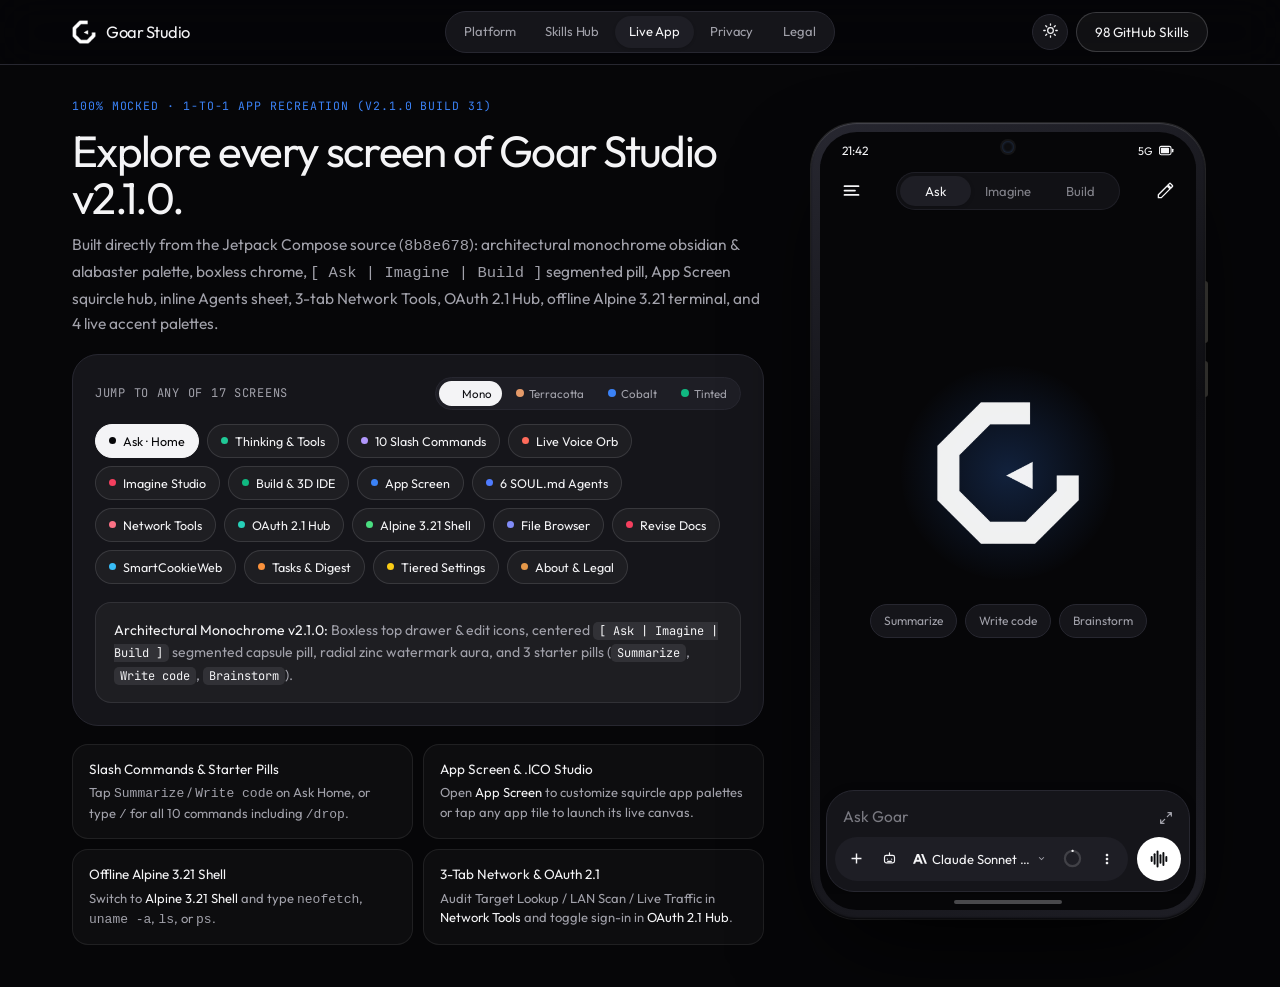
<file: simulator.html>
<!DOCTYPE html>
<html lang="en" data-theme="dark">
<head>
  <meta charset="UTF-8" />
  <meta name="viewport" content="width=device-width, initial-scale=1.0" />
  <title>Interactive 1:1 App Simulator — Goar Studio</title>
  <meta name="description" content="Experience Goar Studio v2.1.0 (Build 31) directly in your browser. Entirely mocked, 1-to-1 interactive recreation of Ask, Imagine, Build, App Screen, Agents, 3-Tab Network Tools, OAuth 2.1 Hub, Offline Alpine 3.21 Terminal, SmartCookieWeb Browser, Revise Docs, Tasks, Voice Orb, and Tiered Settings." />
  <link rel="icon" type="image/png" href="assets/ic_goar_mark.png" />
  <link rel="stylesheet" href="css/goar-design-system.css" />
  <link rel="stylesheet" href="css/simulator.css" />
  <link rel="stylesheet" href="css/website.css" />
  <style>
    .sim-studio-layout {
      min-height: calc(100vh - 65px);
      display: grid;
      grid-template-columns: minmax(0, 1fr) 400px;
      gap: 44px;
      align-items: center;
      padding: 32px 32px 48px;
      max-width: 1200px;
      margin: 0 auto;
    }
    .sim-side-panel {
      display: flex;
      flex-direction: column;
      gap: 18px;
    }
    @media (max-width: 960px) {
      .sim-studio-layout {
        grid-template-columns: 1fr;
        justify-items: center;
        padding: 20px 20px 44px;
      }
    }
  </style>
</head>
<body>
  <!-- ══ ARCHITECTURAL MONOCHROME TOP BAR (Identical Across All Pages) ══ -->
  <header class="site-nav">
    <div class="site-container site-nav-inner">
      <a href="index.html" class="site-brand">
        <img src="assets/ic_goar_mark.png" alt="Goar Studio" class="goar-mark-img goar-mark-dark-only" />
        <img src="assets/ic_goar_mark_black.png" alt="Goar Studio" class="goar-mark-img goar-mark-light-only" />
        <span>Goar Studio</span>
      </a>
      <nav class="site-nav-links" aria-label="Primary">
        <a href="index.html" class="site-nav-link">Platform</a>
        <a href="skills.html" class="site-nav-link">Skills Hub</a>
        <a href="simulator.html" class="site-nav-link active">Live App</a>
        <a href="privacy.html" class="site-nav-link">Privacy</a>
        <a href="terms.html" class="site-nav-link">Legal</a>
      </nav>
      <div class="site-nav-actions">
        <button class="site-icon-circle" data-action="toggle-site-theme" aria-label="Toggle Obsidian Dark or Alabaster Light">
          <span data-theme-toggle-icon></span>
        </button>
        <a href="skills.html" class="btn-secondary">98 GitHub Skills</a>
      </div>
    </div>
  </header>

  <main class="sim-studio-layout">
    <aside class="sim-side-panel">
      <div>
        <div class="section-kicker">100% Mocked · 1-to-1 App Recreation (v2.1.0 Build 31)</div>
        <h1 style="margin:0 0 10px;font-size:clamp(30px,3.6vw,44px);font-weight:700;letter-spacing:-0.038em;line-height:1.06">
          Explore every screen of Goar Studio v2.1.0.
        </h1>
        <p style="margin:0;color:var(--on-surface-variant);font-size:15.5px;line-height:1.62">
          Built directly from the Jetpack Compose source (<code>8b8e678</code>): architectural monochrome obsidian &amp; alabaster palette, boxless chrome, <code>[ Ask | Imagine | Build ]</code> segmented pill, App Screen squircle hub, inline Agents sheet, 3-tab Network Tools, OAuth 2.1 Hub, offline Alpine 3.21 terminal, and 4 live accent palettes.
        </p>
      </div>

      <div class="sandbox-deck" style="padding:22px;gap:14px">
        <div style="display:flex;align-items:center;justify-content:space-between;flex-wrap:wrap;gap:10px">
          <span style="font-size:12px;font-family:var(--font-mono);font-weight:600;color:var(--on-surface-variant);text-transform:uppercase;letter-spacing:0.06em">Jump to Any of 17 Screens</span>
          <div class="palette-pills" role="group" aria-label="GoarPaletteStyle switcher">
            <button class="palette-pill-btn active" type="button" data-site-palette="MONOCHROME"><span class="palette-pill-dot" style="background:var(--on-bg)"></span>Mono</button>
            <button class="palette-pill-btn" type="button" data-site-palette="CHAMPAGNE"><span class="palette-pill-dot" style="background:#E59A69"></span>Terracotta</button>
            <button class="palette-pill-btn" type="button" data-site-palette="COBALT"><span class="palette-pill-dot" style="background:#3B82F6"></span>Cobalt</button>
            <button class="palette-pill-btn" type="button" data-site-palette="TINTED"><span class="palette-pill-dot" style="background:#10B981"></span>Tinted</button>
          </div>
        </div>
        <div id="tour-chips" class="tour-chips" style="margin-bottom:4px"></div>
        <div id="tour-caption" class="tour-caption-box" style="margin-bottom:0"></div>
      </div>

      <div class="sandbox-tips">
        <div class="sandbox-tip">
          <strong>Slash Commands &amp; Starter Pills</strong>
          Tap <code>Summarize</code> / <code>Write code</code> on Ask Home, or type <code>/</code> for all 10 commands including <code>/drop</code>.
        </div>
        <div class="sandbox-tip">
          <strong>App Screen &amp; .ICO Studio</strong>
          Open <strong>App Screen</strong> to customize squircle app palettes or tap any app tile to launch its live canvas.
        </div>
        <div class="sandbox-tip">
          <strong>Offline Alpine 3.21 Shell</strong>
          Switch to <strong>Alpine 3.21 Shell</strong> and type <code>neofetch</code>, <code>uname -a</code>, <code>ls</code>, or <code>ps</code>.
        </div>
        <div class="sandbox-tip">
          <strong>3-Tab Network &amp; OAuth 2.1</strong>
          Audit Target Lookup / LAN Scan / Live Traffic in <strong>Network Tools</strong> and toggle sign-in in <strong>OAuth 2.1 Hub</strong>.
        </div>
      </div>
    </aside>

    <div class="goar-phone-stage goar-sim-fullscreen">
      <div class="goar-device-bezel">
        <div id="goar-sim-mount" style="width:100%;height:100%"></div>
      </div>
    </div>
  </main>

  <script src="js/goar-icons.js"></script>
  <script src="js/mock-data.js"></script>
  <script src="js/app-simulator.js"></script>
  <script src="js/site.js"></script>
  <script>window.goarInitLanding();</script>
</body>
</html>
</file>
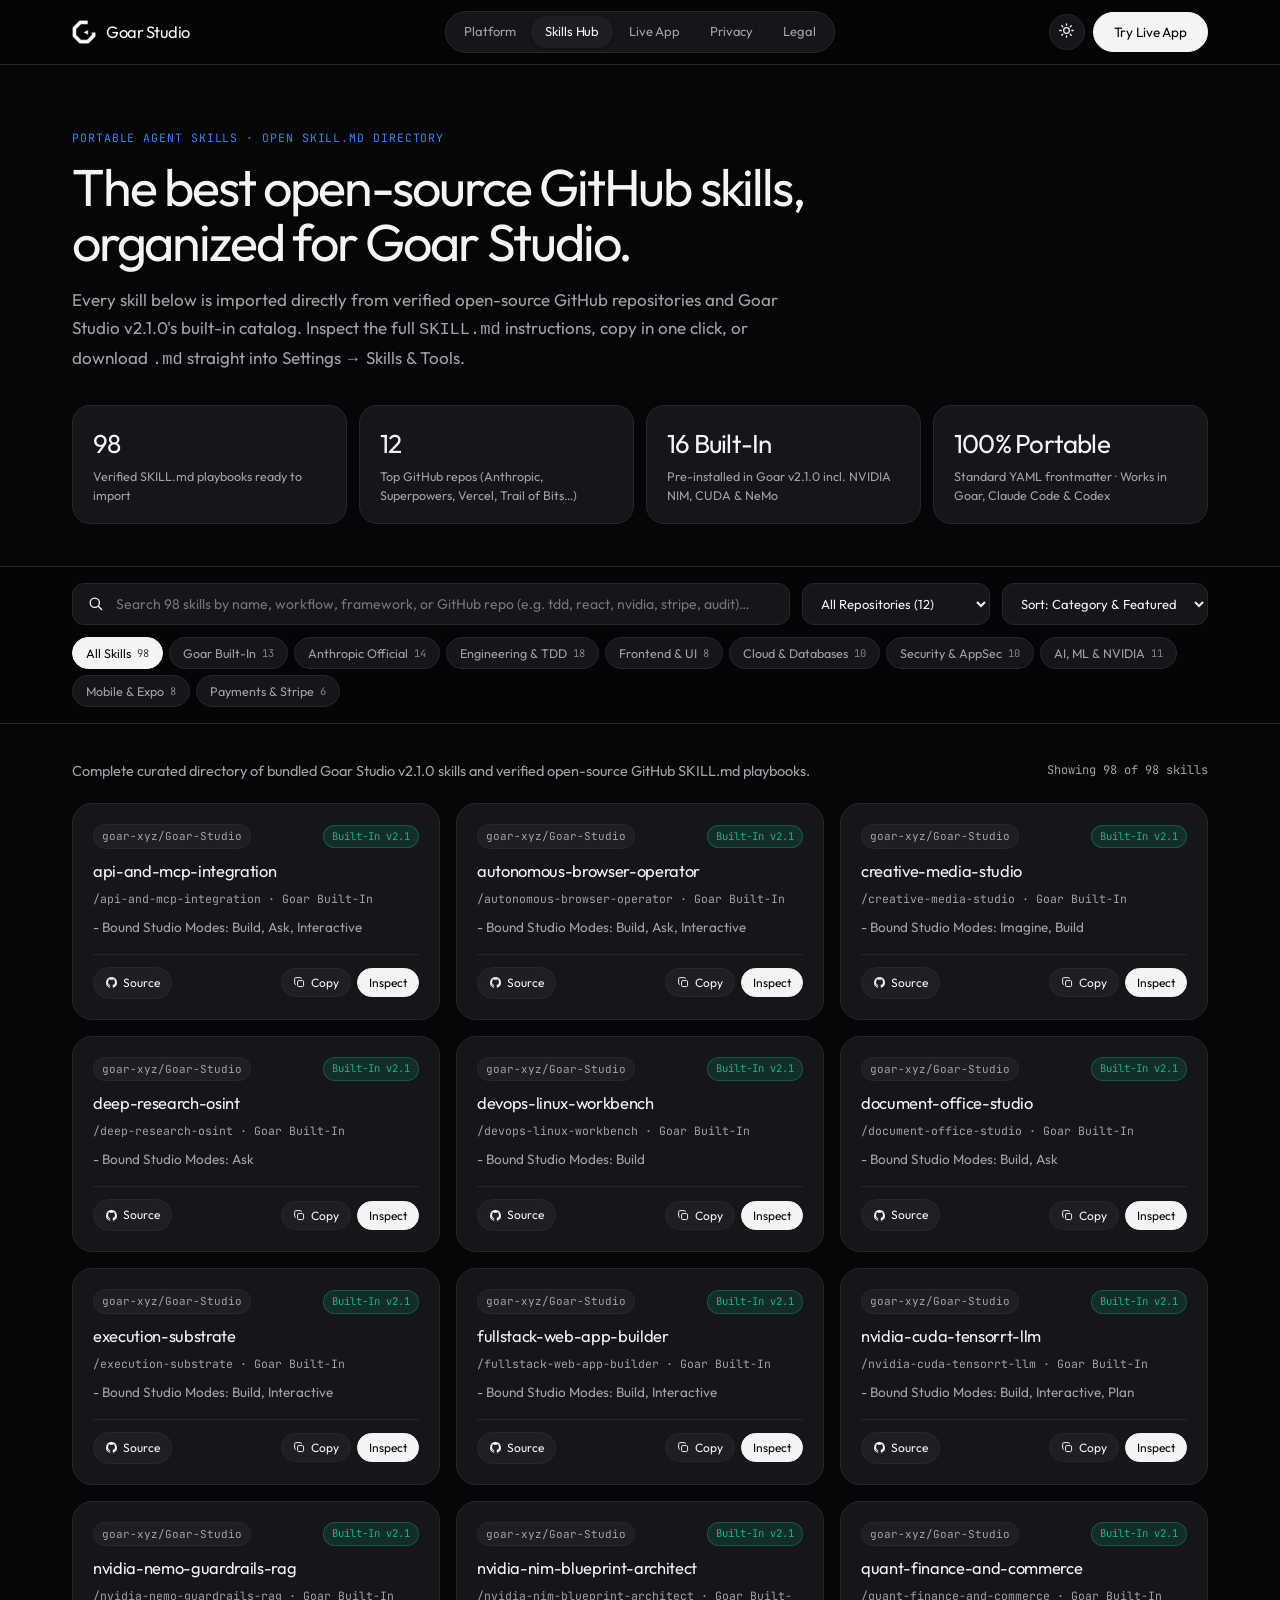
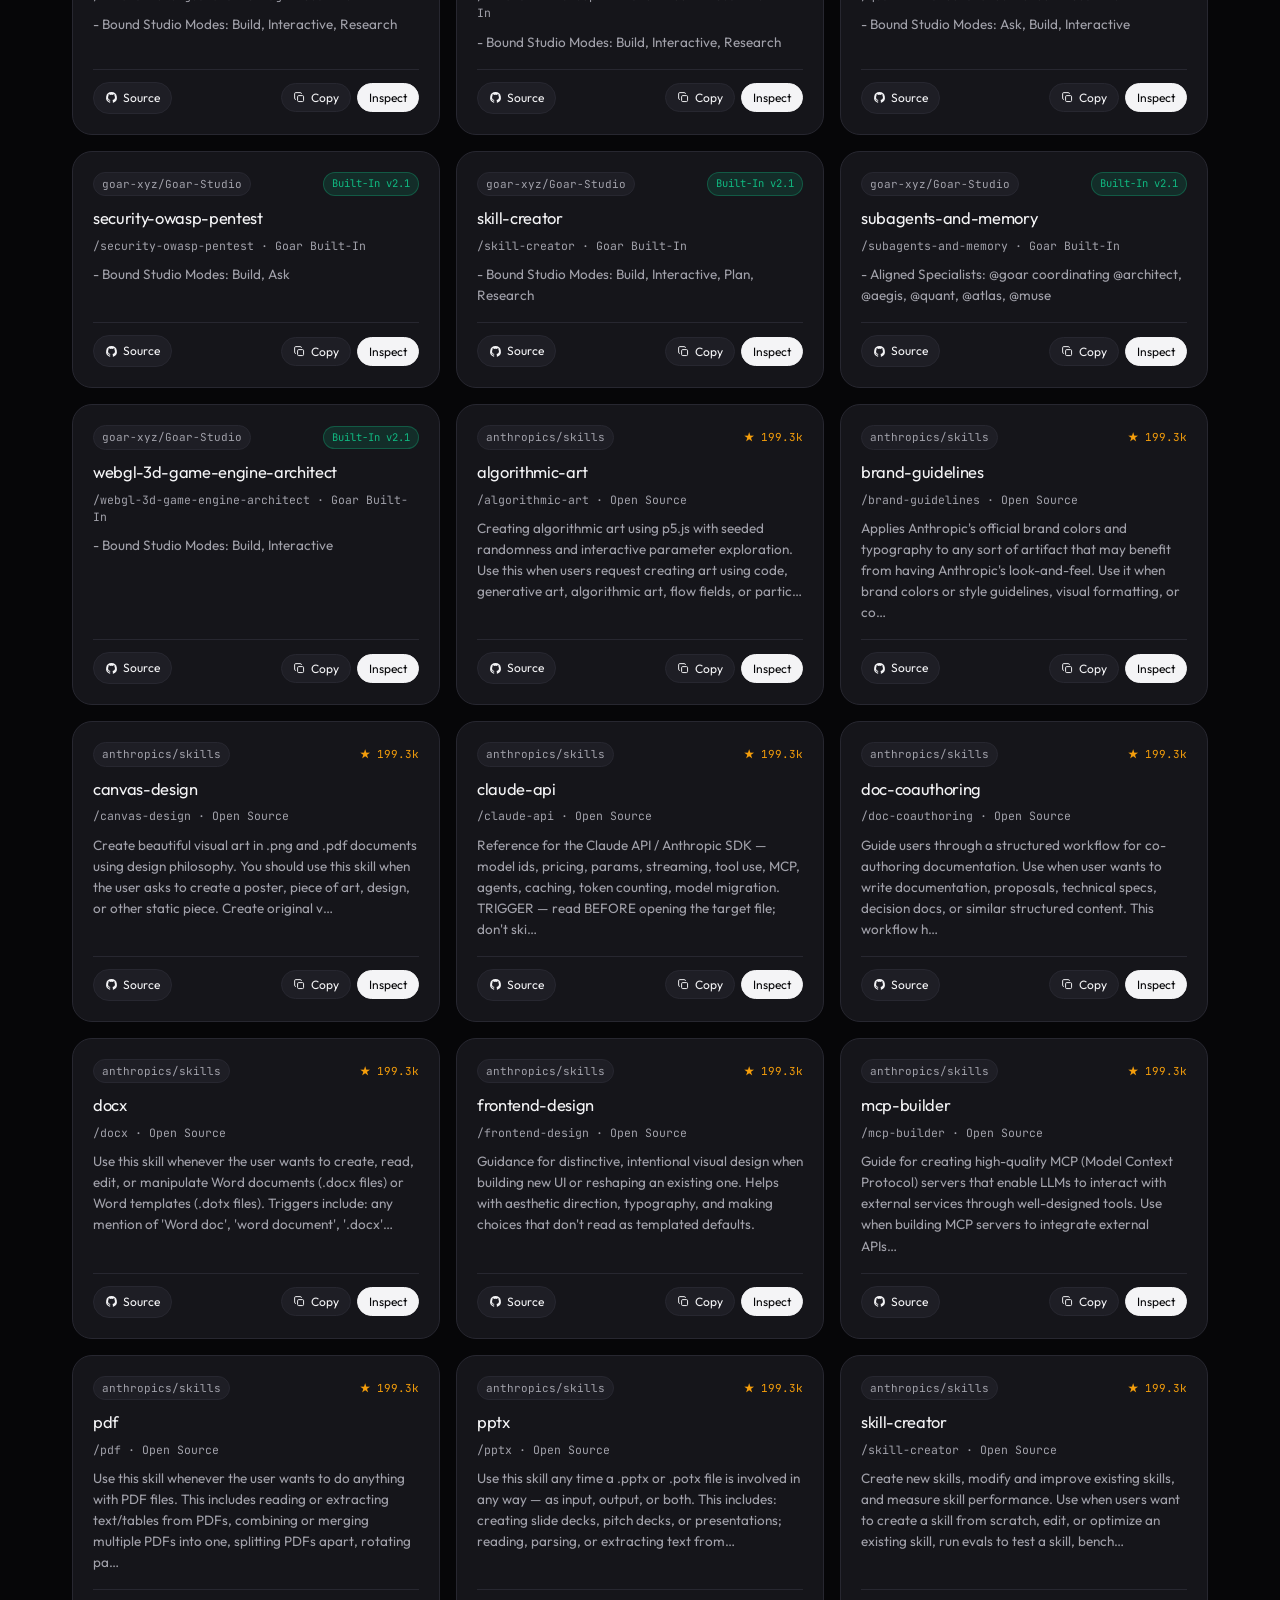
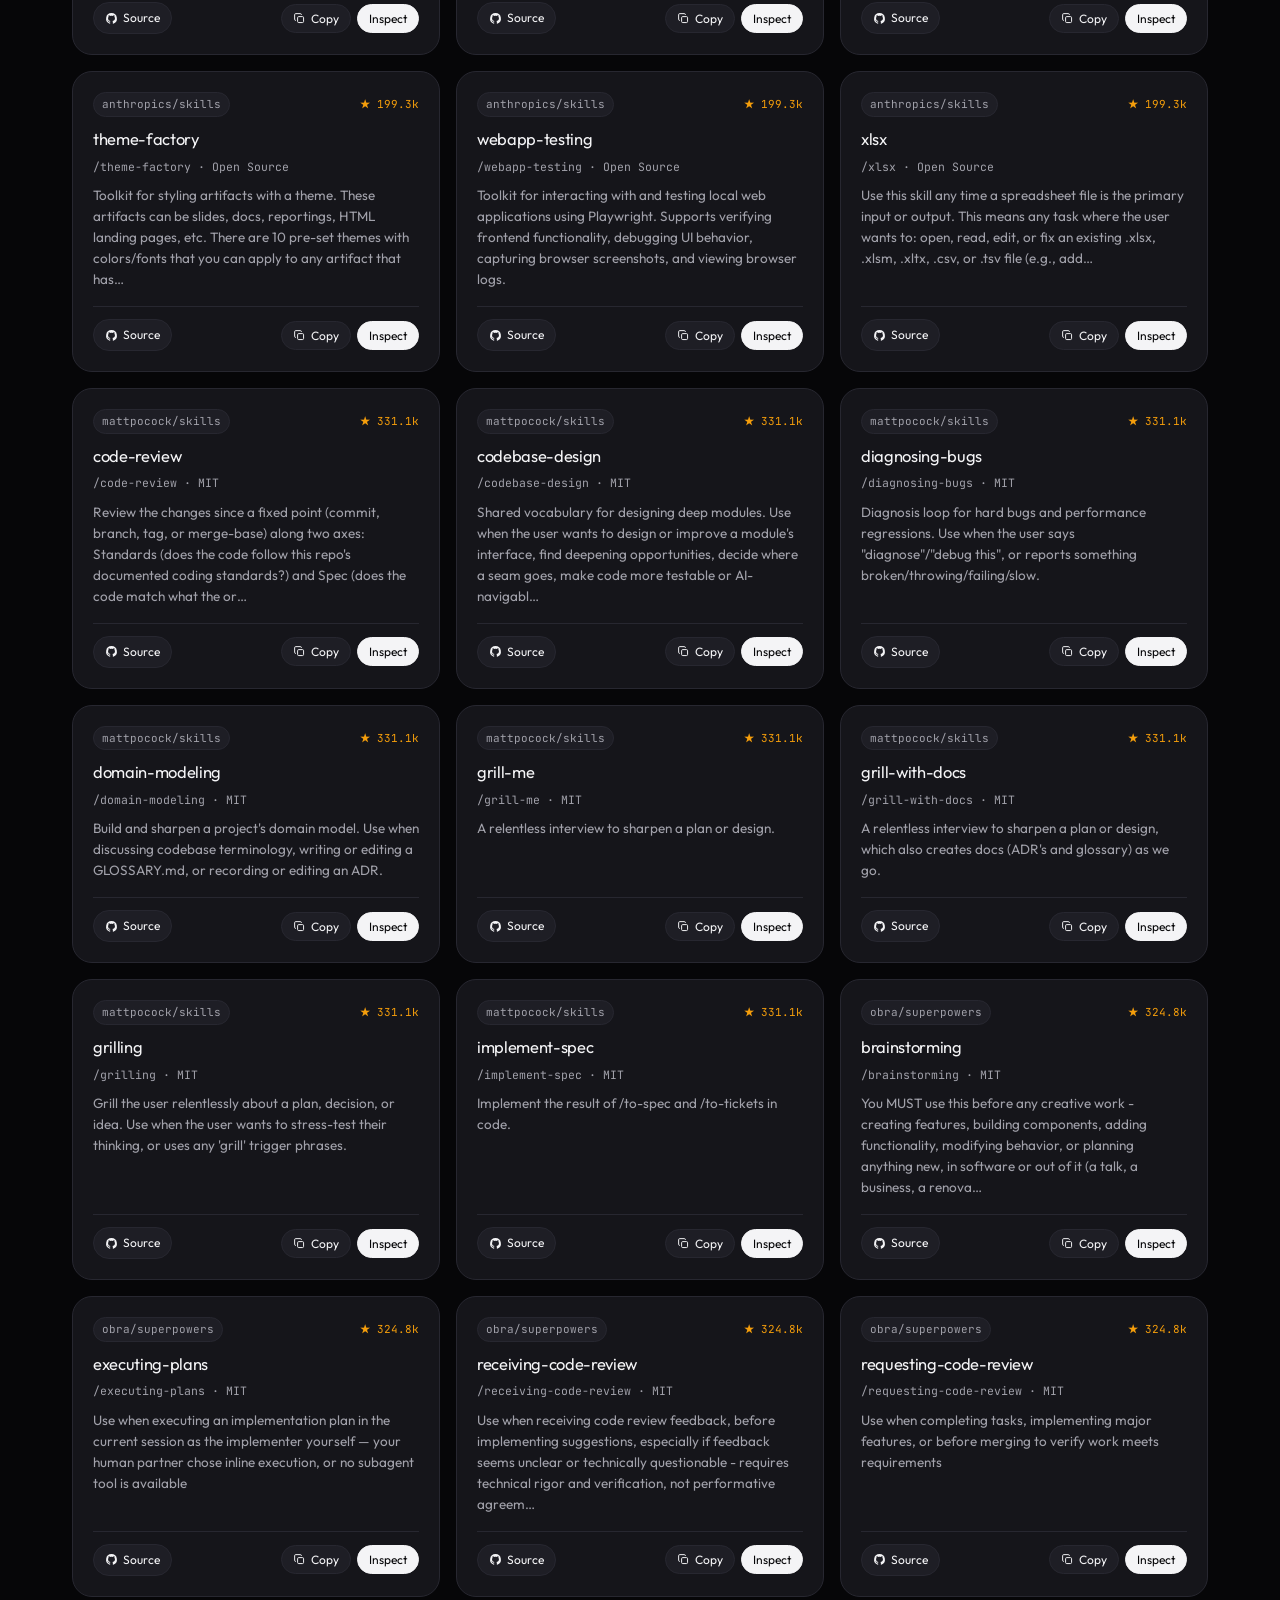
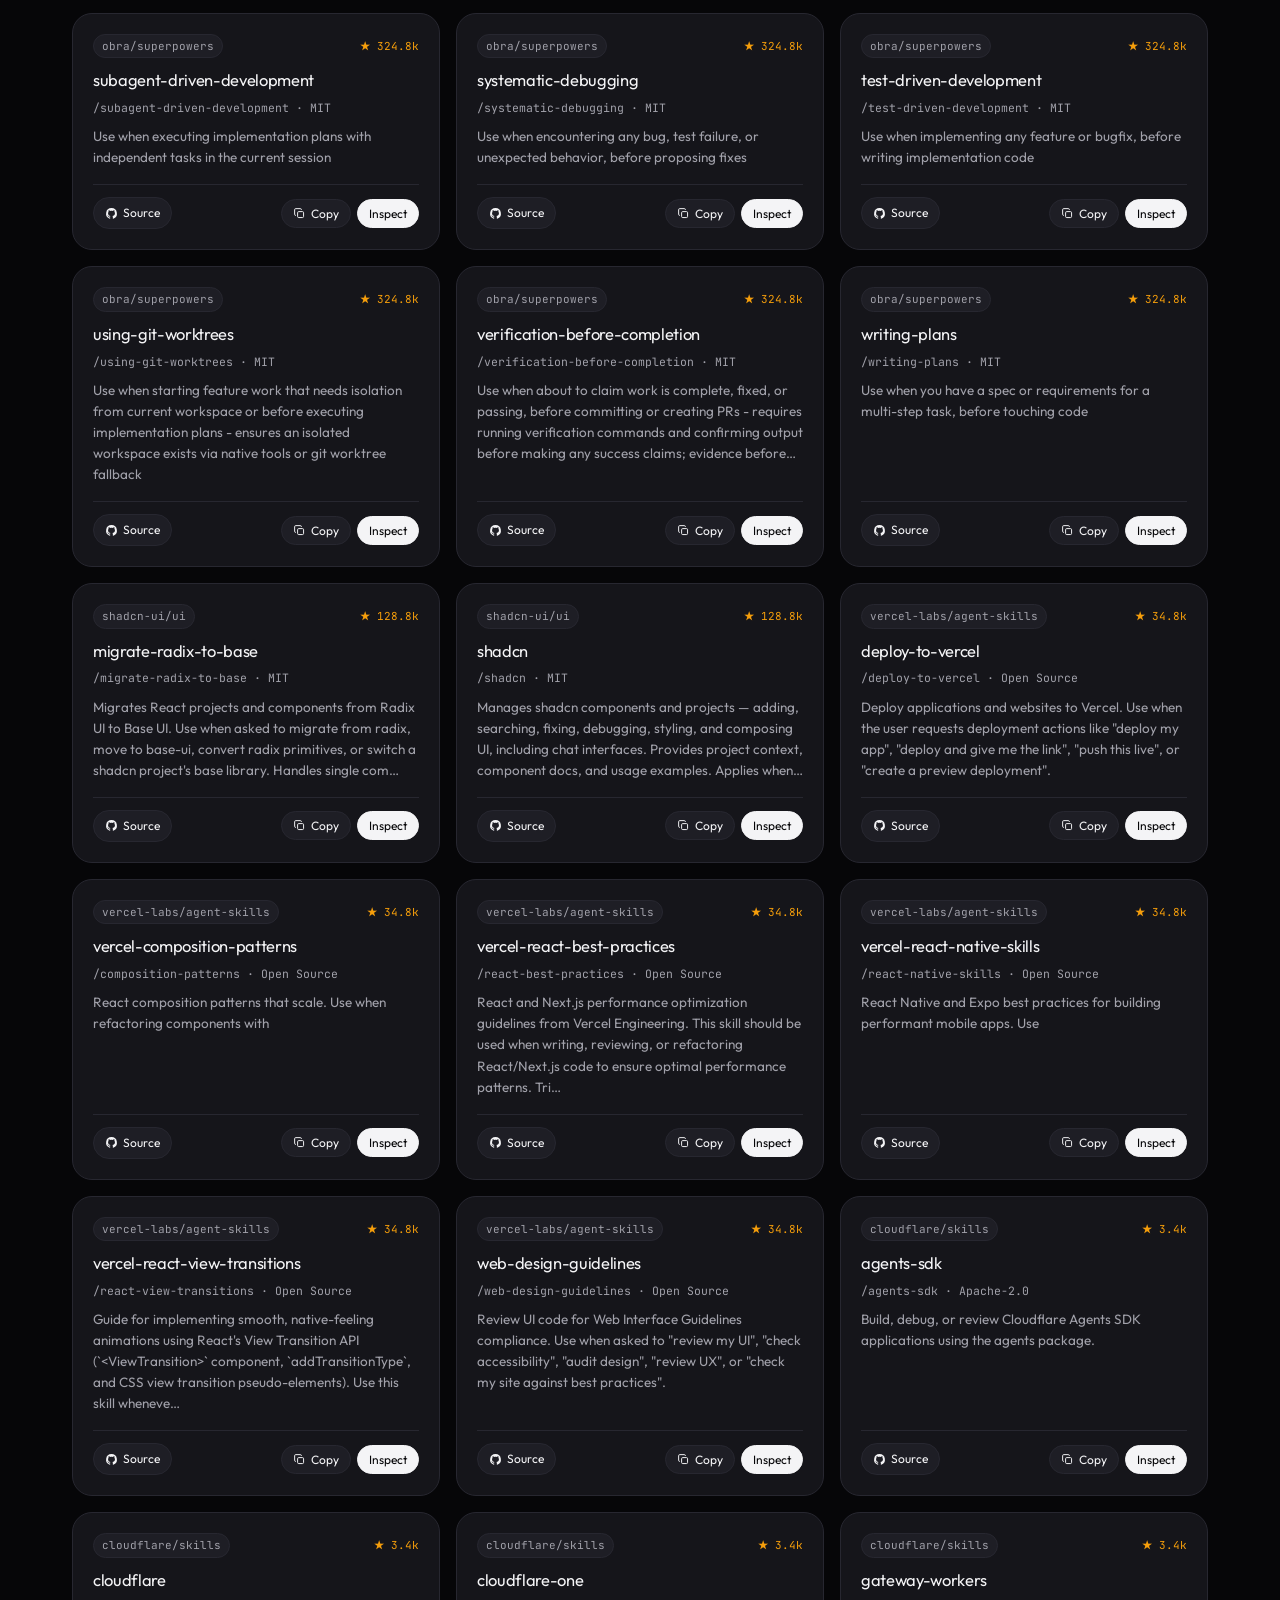
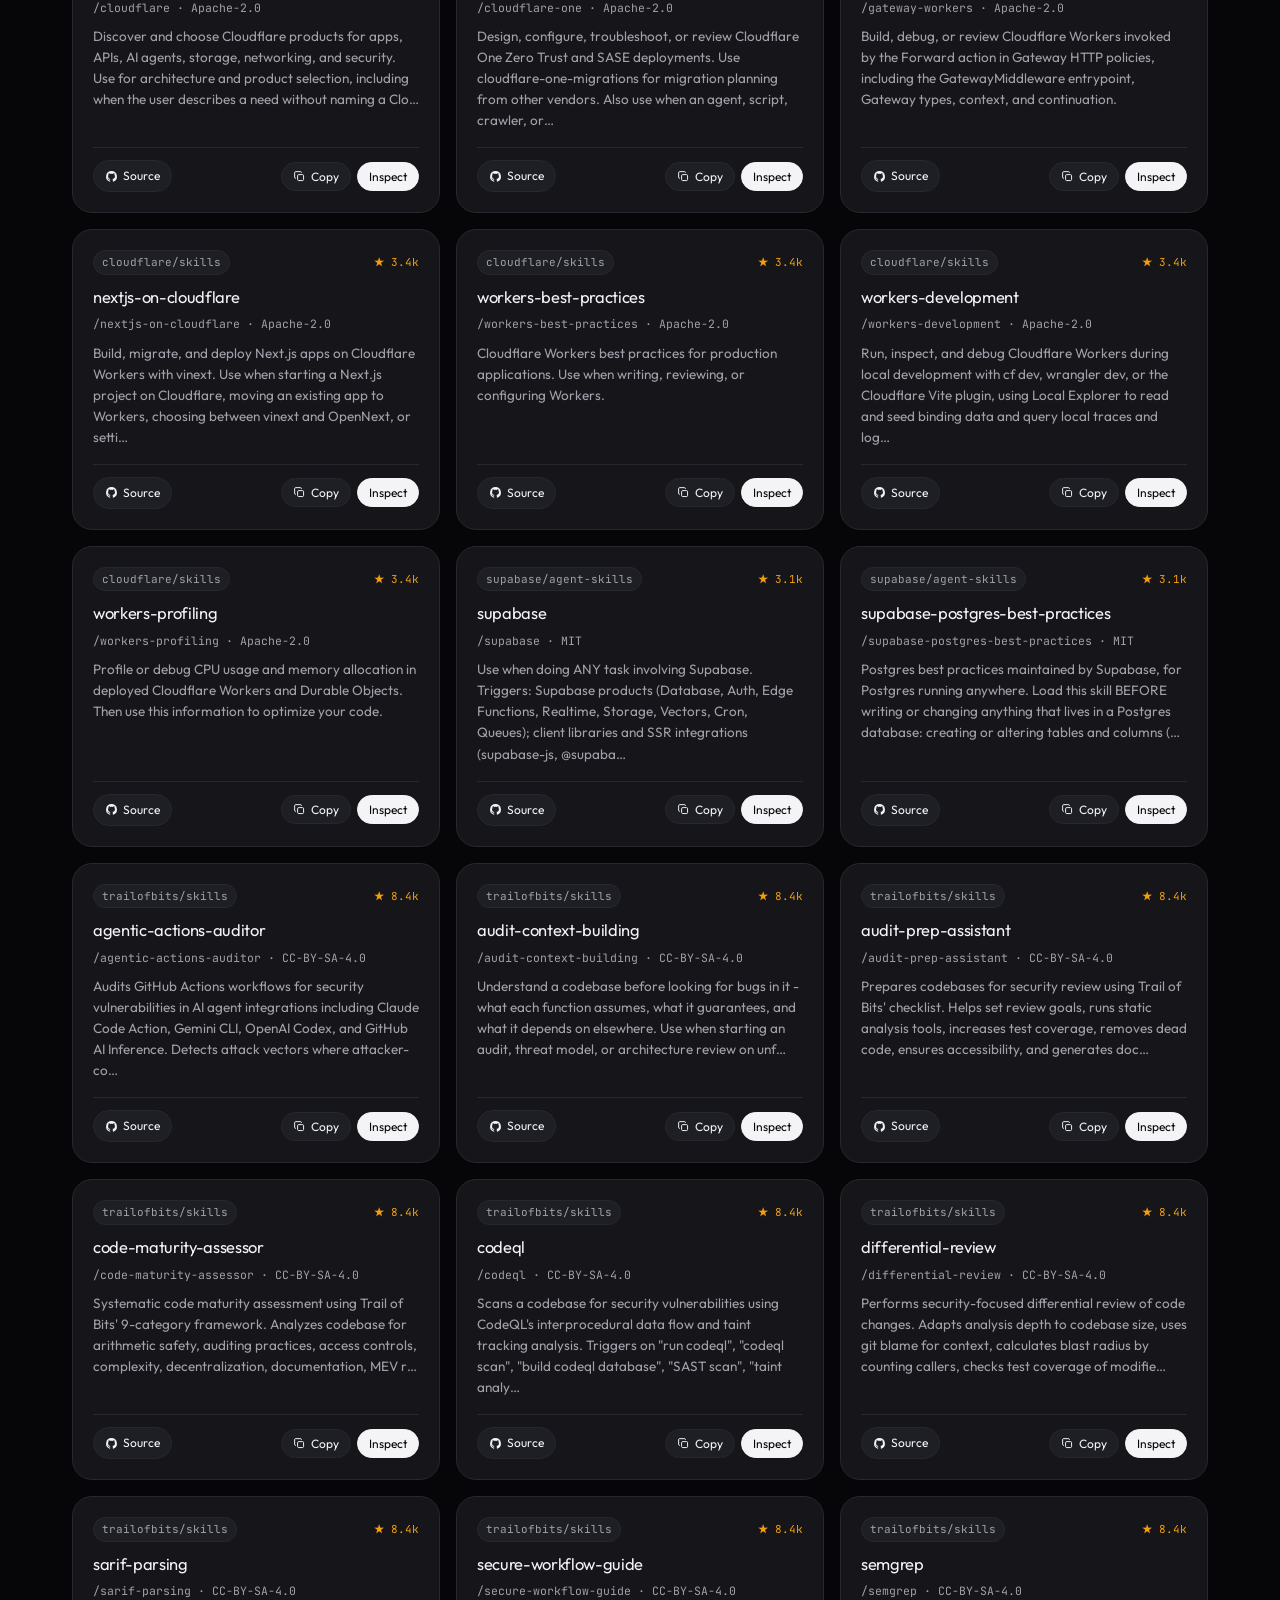
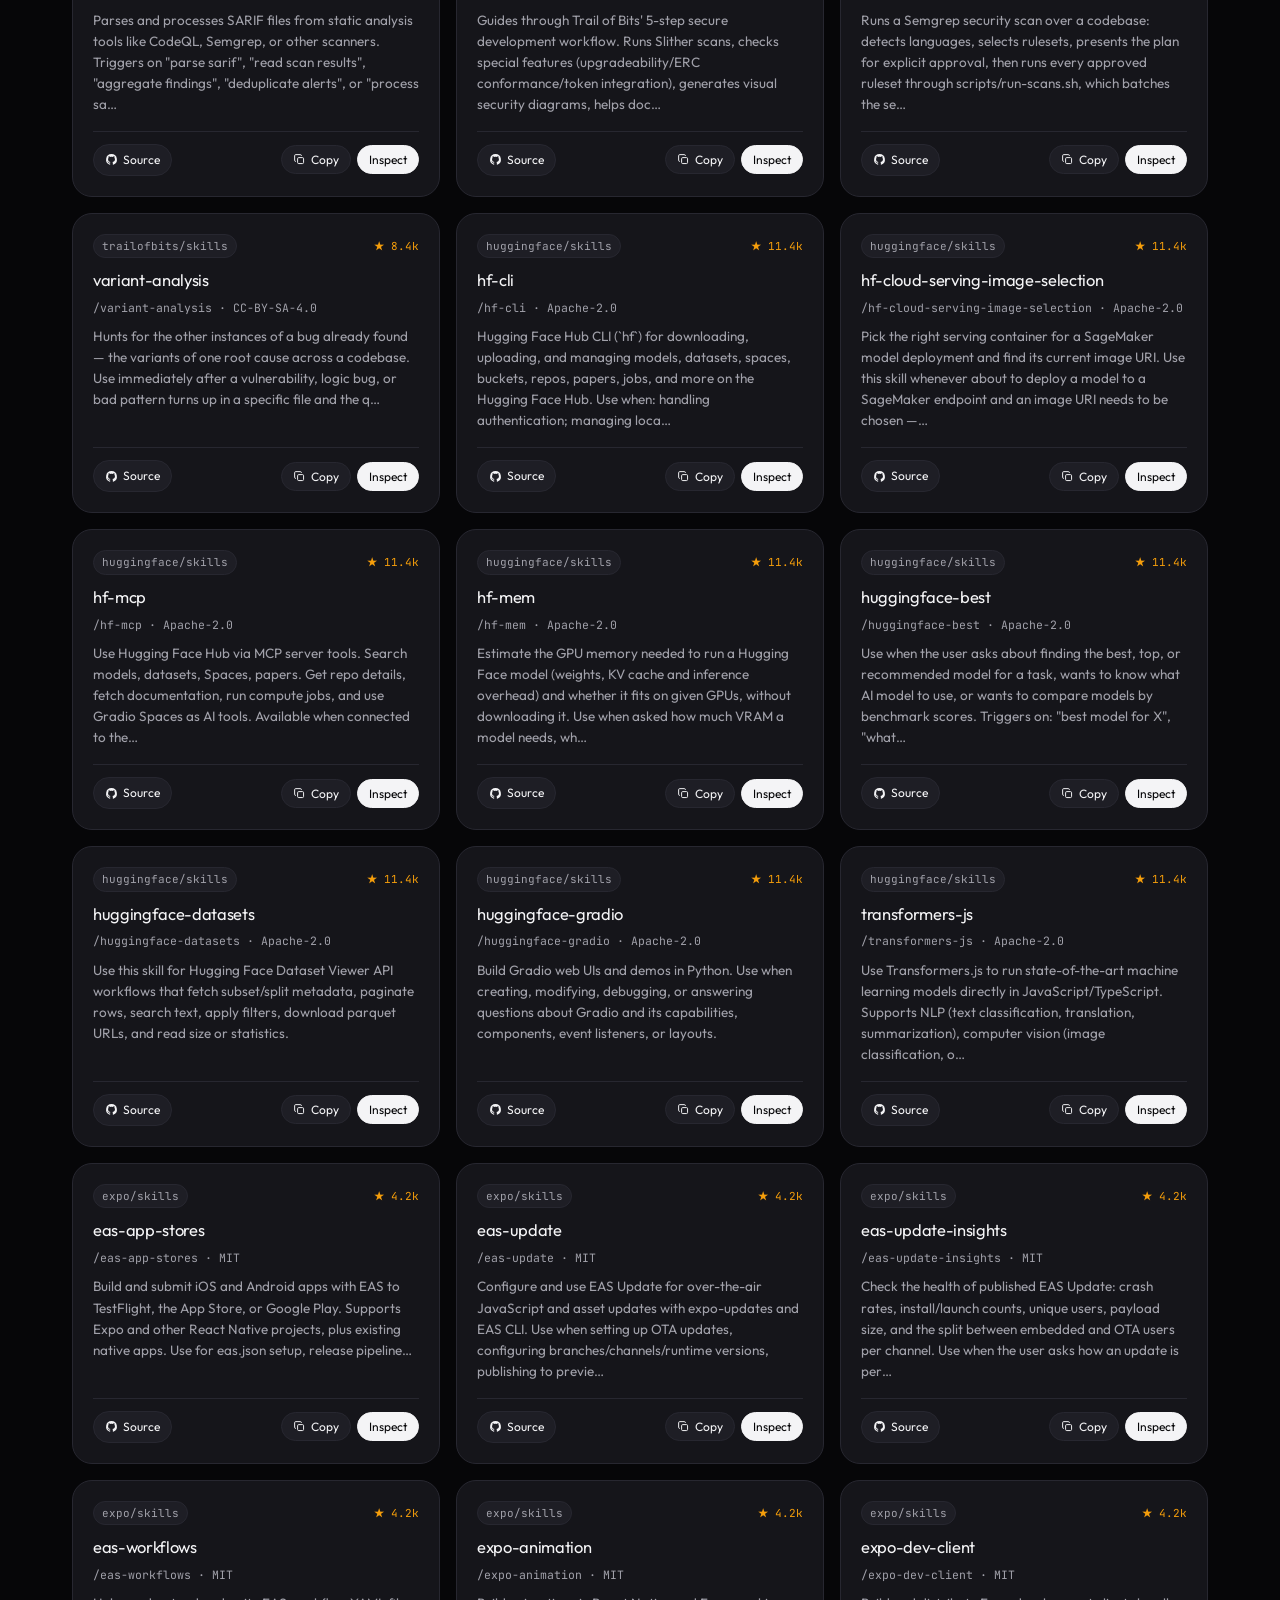
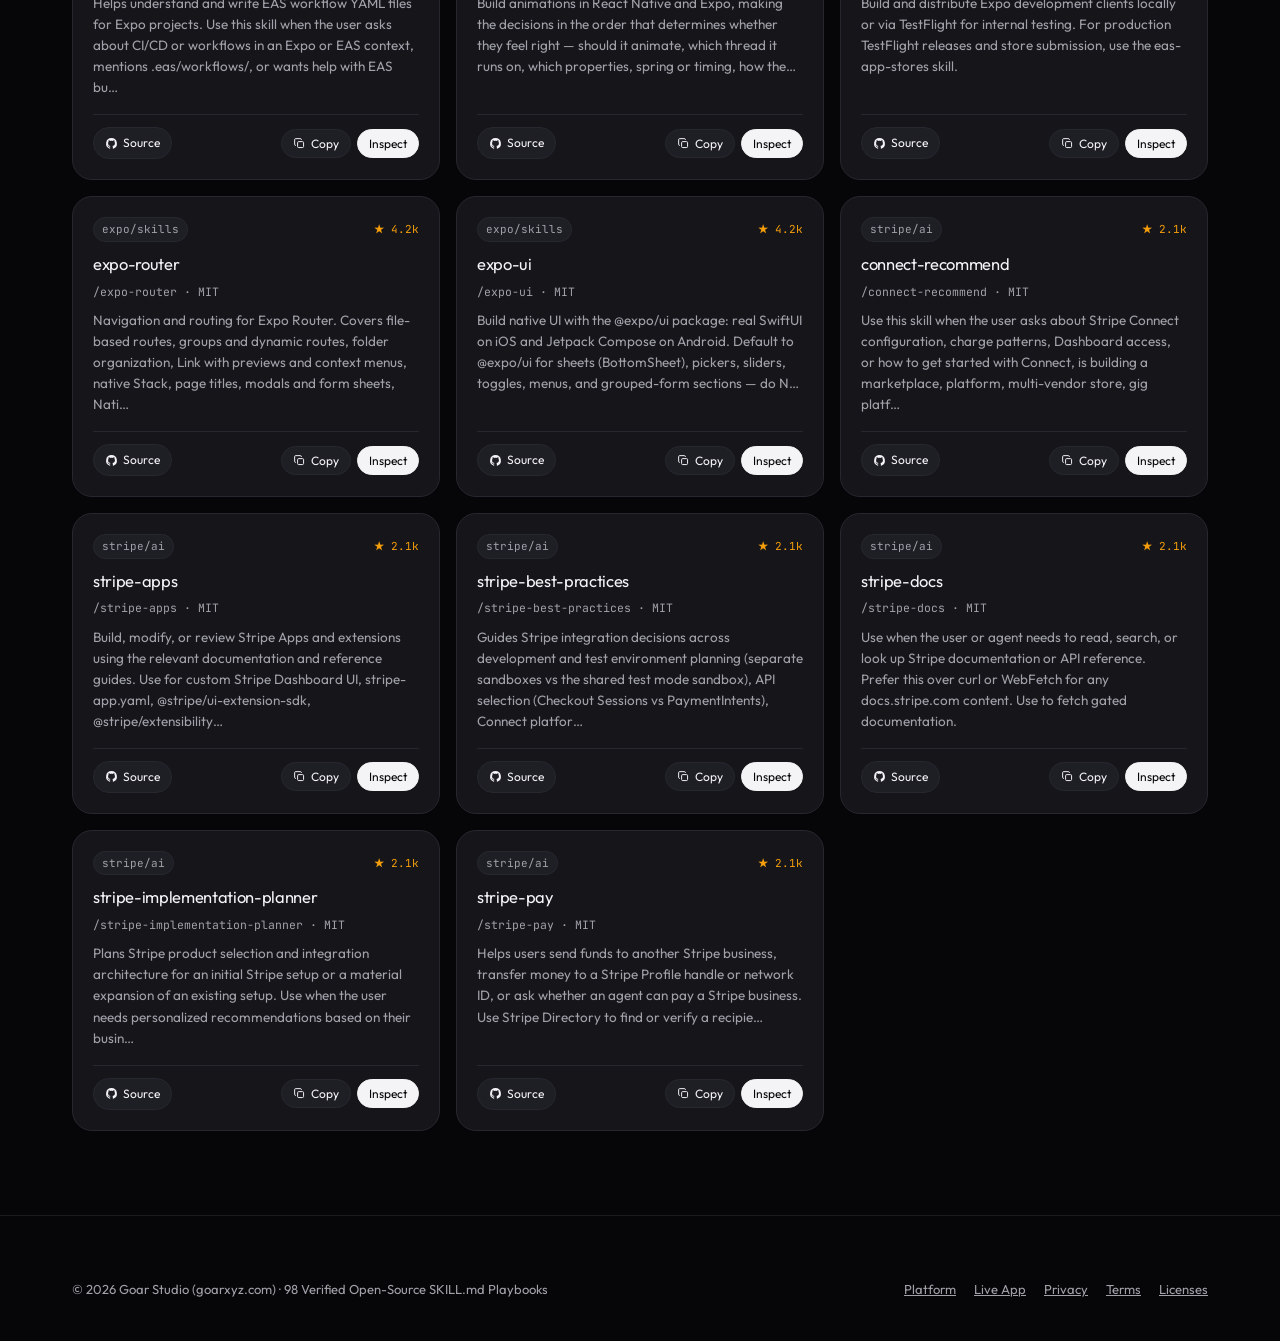
<file: skills.html>
<!DOCTYPE html>
<html lang="en" data-theme="dark">
<head>
  <meta charset="UTF-8" />
  <meta name="viewport" content="width=device-width, initial-scale=1.0" />
  <title>GitHub Skills Hub — 98 Curated SKILL.md Playbooks for Goar Studio</title>
  <meta name="description" content="Explore and import 98 verified open-source SKILL.md playbooks for Goar Studio v2.1.0 from Anthropic, Superpowers, Matt Pocock, Vercel, shadcn/ui, Trail of Bits, Hugging Face, Cloudflare, Supabase, Expo, and Stripe." />
  <link rel="icon" type="image/png" href="assets/ic_goar_mark.png" />
  <link rel="stylesheet" href="css/goar-design-system.css" />
  <link rel="stylesheet" href="css/website.css" />
</head>
<body>

  <!-- ══ ARCHITECTURAL MONOCHROME TOP BAR (Identical Across All Pages) ══ -->
  <header class="site-nav">
    <div class="site-container site-nav-inner">
      <a href="index.html" class="site-brand">
        <img src="assets/ic_goar_mark.png" alt="Goar Studio" class="goar-mark-img goar-mark-dark-only" />
        <img src="assets/ic_goar_mark_black.png" alt="Goar Studio" class="goar-mark-img goar-mark-light-only" />
        <span>Goar Studio</span>
      </a>
      <nav class="site-nav-links" aria-label="Primary">
        <a href="index.html" class="site-nav-link">Platform</a>
        <a href="skills.html" class="site-nav-link active">Skills Hub</a>
        <a href="simulator.html" class="site-nav-link">Live App</a>
        <a href="privacy.html" class="site-nav-link">Privacy</a>
        <a href="terms.html" class="site-nav-link">Legal</a>
      </nav>
      <div class="site-nav-actions">
        <button class="site-icon-circle" data-action="toggle-site-theme" aria-label="Toggle Obsidian Dark or Alabaster Light" title="Toggle Obsidian Dark / Alabaster Light">
          <span data-theme-toggle-icon></span>
        </button>
        <a href="simulator.html" class="btn-primary">Try Live App</a>
      </div>
    </div>
  </header>

  <main>

    <!-- ══ SKILLS HUB HERO ══ -->
    <section class="skills-hero">
      <div class="site-container">
        <div class="section-kicker">Portable Agent Skills · Open SKILL.md Directory</div>
        <h1 class="section-title" style="max-width:820px">The best open-source GitHub skills, organized for Goar Studio.</h1>
        <p class="section-subtitle" style="max-width:740px">
          Every skill below is imported directly from verified open-source GitHub repositories and Goar Studio v2.1.0's built-in catalog. Inspect the full <code>SKILL.md</code> instructions, copy in one click, or download <code>.md</code> straight into <strong>Settings → Skills &amp; Tools</strong>.
        </p>

        <div class="skills-kpi-row">
          <div class="skills-kpi-card">
            <div class="skills-kpi-val" id="kpi-total-skills">98</div>
            <div class="skills-kpi-lbl">Verified SKILL.md playbooks ready to import</div>
          </div>
          <div class="skills-kpi-card">
            <div class="skills-kpi-val" id="kpi-total-repos">12</div>
            <div class="skills-kpi-lbl">Top GitHub repos (Anthropic, Superpowers, Vercel, Trail of Bits…)</div>
          </div>
          <div class="skills-kpi-card">
            <div class="skills-kpi-val">16 Built-In</div>
            <div class="skills-kpi-lbl">Pre-installed in Goar v2.1.0 incl. NVIDIA NIM, CUDA &amp; NeMo</div>
          </div>
          <div class="skills-kpi-card">
            <div class="skills-kpi-val">100% Portable</div>
            <div class="skills-kpi-lbl">Standard YAML frontmatter · Works in Goar, Claude Code &amp; Codex</div>
          </div>
        </div>
      </div>
    </section>

    <!-- ══ STICKY SEARCH, REPOSITORY & CATEGORY FILTER BAR ══ -->
    <section class="skills-toolbar" aria-label="Filter Skills">
      <div class="site-container">
        <div class="skills-toolbar-top">
          <label class="skills-search-box" aria-label="Search skills">
            <svg width="17" height="17" viewBox="0 0 24 24" fill="none" stroke="currentColor" stroke-width="1.9" aria-hidden="true"><circle cx="11" cy="11" r="6.5"/><path d="M16 16l4.5 4.5" stroke-linecap="round"/></svg>
            <input id="skills-search" type="search" placeholder="Search 98 skills by name, workflow, framework, or GitHub repo (e.g. tdd, react, nvidia, stripe, audit)…" autocomplete="off" />
          </label>

          <select id="skills-repo-filter" class="skills-select" aria-label="Filter by GitHub repository">
            <option value="all">All Repositories</option>
          </select>

          <select id="skills-sort" class="skills-select" aria-label="Sort skills">
            <option value="featured">Sort: Category &amp; Featured</option>
            <option value="stars">Sort: Most GitHub Stars</option>
            <option value="bundled">Sort: Goar Built-In First</option>
            <option value="name">Sort: A → Z</option>
          </select>
        </div>

        <div id="skills-cat-bar" class="skills-cat-bar" role="tablist" aria-label="Skill categories"></div>
      </div>
    </section>

    <!-- ══ CURATED 3-COLUMN SKILLS DIRECTORY GRID ══ -->
    <section class="skills-directory-body">
      <div class="site-container">
        <div class="skills-cat-banner">
          <p id="skills-cat-desc" style="margin:0;font-size:14.5px;color:var(--on-surface-variant);max-width:740px">
            Complete curated directory of bundled Goar Studio v2.1.0 skills and verified open-source GitHub SKILL.md playbooks.
          </p>
          <span id="skills-result-count" style="font-family:var(--font-mono);font-size:12px;font-weight:600;color:var(--on-surface-variant)">
            Showing 98 of 98 skills
          </span>
        </div>

        <div id="skills-grid" class="skills-grid"></div>
      </div>
    </section>

  </main>

  <!-- ══ FULL SKILL.MD INSPECTOR & IMPORT MODAL ══ -->
  <div id="skill-modal-backdrop" class="skill-modal-backdrop" hidden role="dialog" aria-modal="true" aria-labelledby="skill-modal-title">
    <div class="skill-modal">
      <div class="skill-modal-head">
        <div>
          <h2 id="skill-modal-title" style="margin:0;font-size:20px;font-weight:700;letter-spacing:-0.02em;color:var(--on-bg)">Skill Name</h2>
          <div id="skill-modal-meta" style="margin-top:4px;font-family:var(--font-mono);font-size:12px;color:var(--on-surface-variant)">repo · license</div>
        </div>
        <button id="skill-modal-close" class="site-icon-circle" type="button" aria-label="Close skill preview">
          <svg width="16" height="16" viewBox="0 0 24 24" fill="none" stroke="currentColor" stroke-width="2" stroke-linecap="round"><path d="M6 6l12 12M18 6L6 18"/></svg>
        </button>
      </div>
      <pre id="skill-modal-code" class="skill-modal-code"></pre>
      <div class="skill-modal-foot">
        <span style="font-size:12.5px;color:var(--on-surface-variant)">Import into Goar Studio via <strong>Settings → Skills &amp; Tools → Import .md</strong> or invoke with <code>/skill</code>.</span>
        <div style="display:flex;gap:8px;flex-wrap:wrap">
          <a id="skill-modal-gh" href="#" target="_blank" rel="noopener noreferrer" class="btn-secondary" style="height:36px;padding:0 14px;font-size:12.5px">View on GitHub ↗</a>
          <button id="skill-modal-copy" type="button" class="btn-secondary" style="height:36px;padding:0 14px;font-size:12.5px">Copy SKILL.md</button>
          <button id="skill-modal-dl" type="button" class="btn-primary" style="height:36px;padding:0 16px;font-size:12.5px">Download .md</button>
        </div>
      </div>
    </div>
  </div>

  <!-- ══ FOOTER ══ -->
  <footer class="site-footer">
    <div class="site-container footer-bottom" style="border-top:none;padding-top:0">
      <span>© 2026 Goar Studio (goarxyz.com) · 98 Verified Open-Source SKILL.md Playbooks</span>
      <div style="display:flex;gap:18px;flex-wrap:wrap">
        <a href="index.html" style="color:var(--on-surface-variant)">Platform</a>
        <a href="simulator.html" style="color:var(--on-surface-variant)">Live App</a>
        <a href="privacy.html" style="color:var(--on-surface-variant)">Privacy</a>
        <a href="terms.html" style="color:var(--on-surface-variant)">Terms</a>
        <a href="licenses.html" style="color:var(--on-surface-variant)">Licenses</a>
      </div>
    </div>
  </footer>

  <script src="js/goar-icons.js"></script>
  <script src="js/skills-catalog.js"></script>
  <script src="js/site.js"></script>
  <script>window.goarInitSkillsHub();</script>
</body>
</html>
</file>
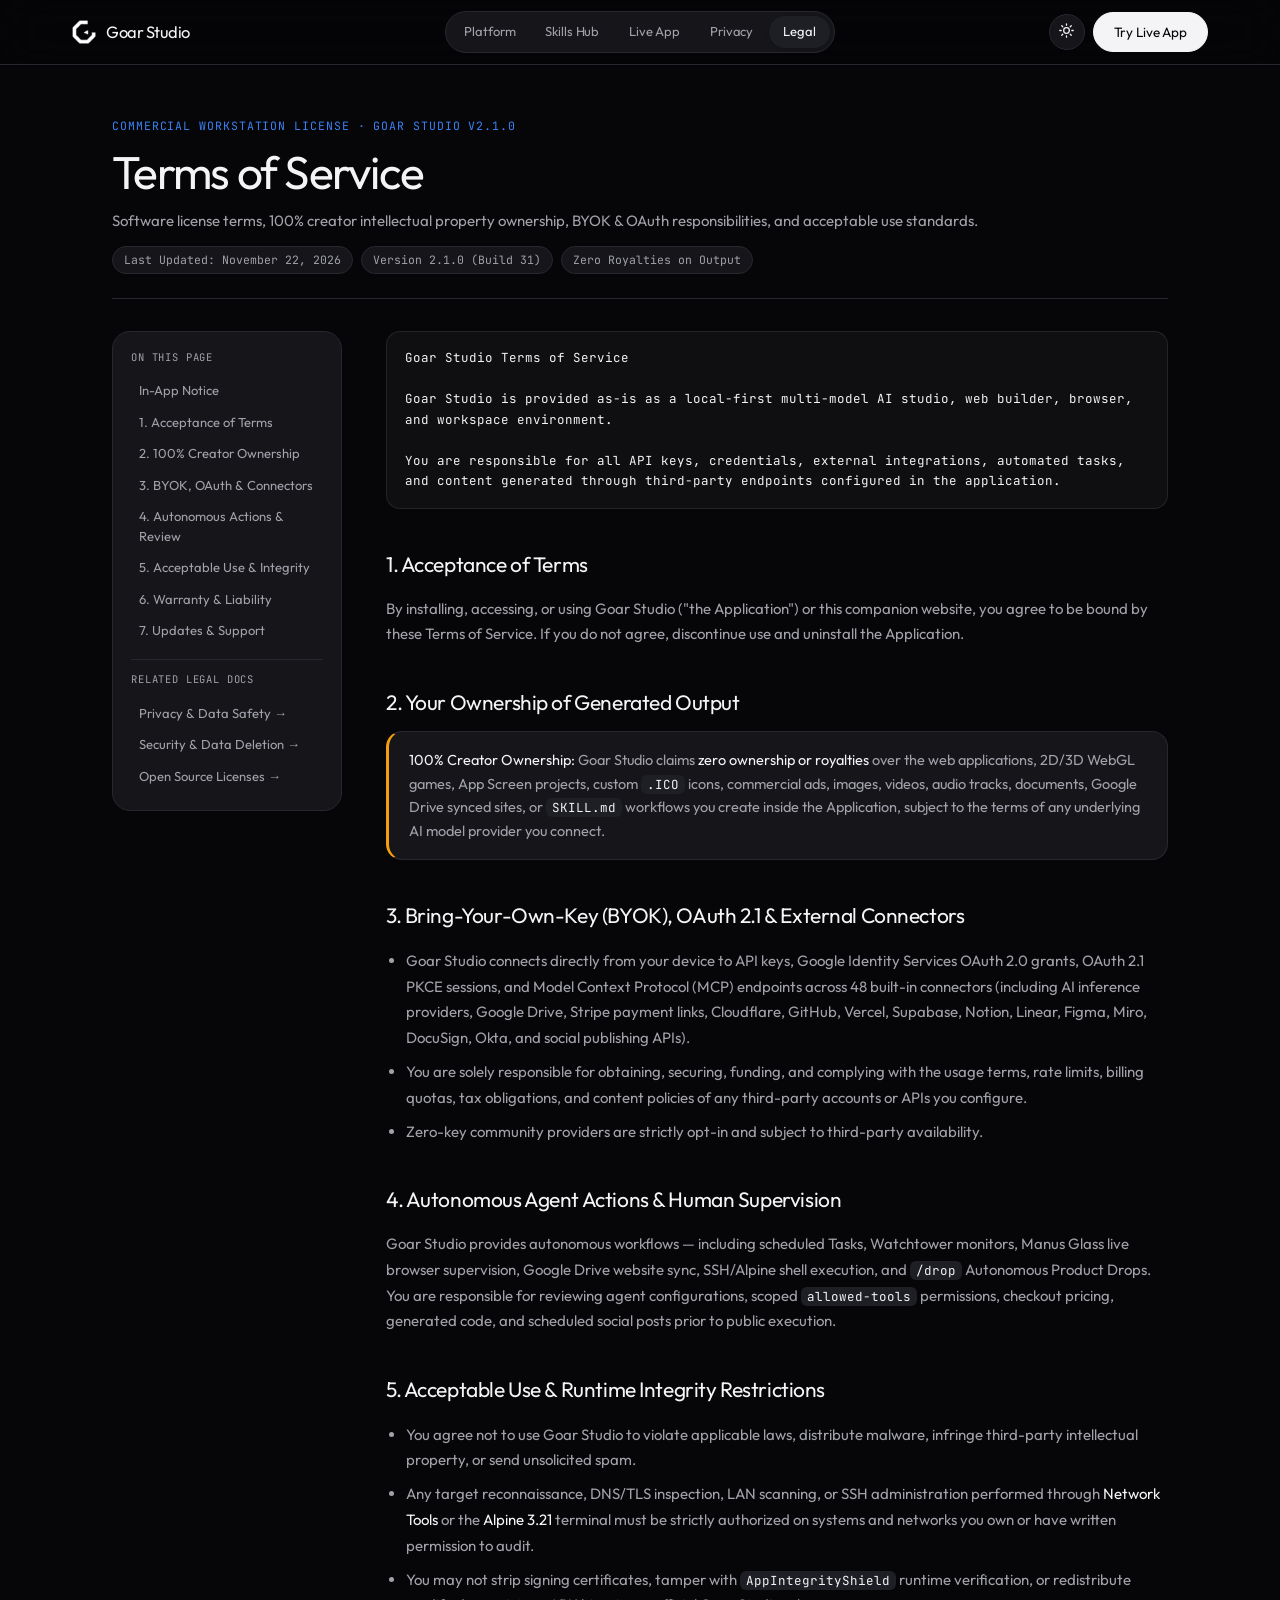
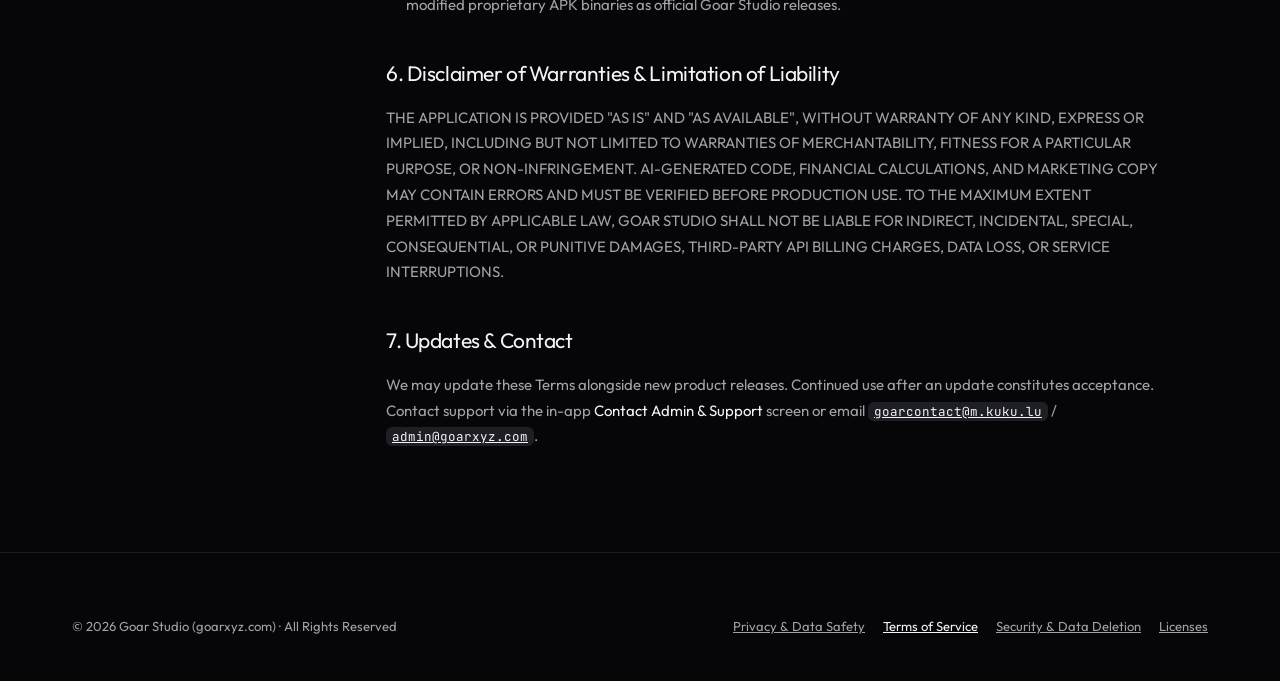
<file: terms.html>
<!DOCTYPE html>
<html lang="en" data-theme="dark">
<head>
  <meta charset="UTF-8" />
  <meta name="viewport" content="width=device-width, initial-scale=1.0" />
  <title>Terms of Service — Goar Studio</title>
  <meta name="description" content="Official Terms of Service, 100% Creator Ownership guarantee, BYOK responsibility, and acceptable use terms for Goar Studio v2.1.0." />
  <link rel="icon" type="image/png" href="assets/ic_goar_mark.png" />
  <link rel="stylesheet" href="css/goar-design-system.css" />
  <link rel="stylesheet" href="css/website.css" />
</head>
<body>
  <header class="site-nav">
    <div class="site-container site-nav-inner">
      <a href="index.html" class="site-brand">
        <img src="assets/ic_goar_mark.png" alt="Goar Studio" class="goar-mark-img goar-mark-dark-only" />
        <img src="assets/ic_goar_mark_black.png" alt="Goar Studio" class="goar-mark-img goar-mark-light-only" />
        <span>Goar Studio</span>
      </a>
      <nav class="site-nav-links" aria-label="Primary">
        <a href="index.html" class="site-nav-link">Platform</a>
        <a href="skills.html" class="site-nav-link">Skills Hub</a>
        <a href="simulator.html" class="site-nav-link">Live App</a>
        <a href="privacy.html" class="site-nav-link">Privacy</a>
        <a href="terms.html" class="site-nav-link active">Legal</a>
      </nav>
      <div class="site-nav-actions">
        <button class="site-icon-circle" data-action="toggle-site-theme" aria-label="Toggle Obsidian Dark or Alabaster Light">
          <span data-theme-toggle-icon></span>
        </button>
        <a href="simulator.html" class="btn-primary">Try Live App</a>
      </div>
    </div>
  </header>

  <main class="legal-page-main">
    <div class="legal-page-header">
      <div class="section-kicker">Commercial Workstation License · Goar Studio v2.1.0</div>
      <h1>Terms of Service</h1>
      <p style="margin:0;color:var(--on-surface-variant);font-size:15px">
        Software license terms, 100% creator intellectual property ownership, BYOK &amp; OAuth responsibilities, and acceptable use standards.
      </p>
      <div class="legal-meta-pills">
        <span class="legal-meta-pill">Last Updated: November 22, 2026</span>
        <span class="legal-meta-pill">Version 2.1.0 (Build 31)</span>
        <span class="legal-meta-pill">Zero Royalties on Output</span>
      </div>
    </div>

    <div class="legal-layout">
      <aside class="legal-toc" aria-label="Document Navigation">
        <div class="legal-toc-title">On This Page</div>
        <a href="#verbatim">In-App Notice</a>
        <a href="#acceptance">1. Acceptance of Terms</a>
        <a href="#ownership">2. 100% Creator Ownership</a>
        <a href="#byok">3. BYOK, OAuth &amp; Connectors</a>
        <a href="#agents">4. Autonomous Actions &amp; Review</a>
        <a href="#acceptable-use">5. Acceptable Use &amp; Integrity</a>
        <a href="#warranty">6. Warranty &amp; Liability</a>
        <a href="#contact">7. Updates &amp; Support</a>
        <div style="height:1px;background:var(--outline-variant);margin:12px 0"></div>
        <div class="legal-toc-title">Related Legal Docs</div>
        <a href="privacy.html">Privacy &amp; Data Safety →</a>
        <a href="data-protection.html">Security &amp; Data Deletion →</a>
        <a href="licenses.html">Open Source Licenses →</a>
      </aside>

      <article class="legal-article">
        <div id="verbatim" class="legal-verbatim-box" style="margin-top:0;margin-bottom:26px">Goar Studio Terms of Service

Goar Studio is provided as-is as a local-first multi-model AI studio, web builder, browser, and workspace environment.

You are responsible for all API keys, credentials, external integrations, automated tasks, and content generated through third-party endpoints configured in the application.</div>

        <h2 id="acceptance">1. Acceptance of Terms</h2>
        <p>By installing, accessing, or using Goar Studio ("the Application") or this companion website, you agree to be bound by these Terms of Service. If you do not agree, discontinue use and uninstall the Application.</p>

        <h2 id="ownership">2. Your Ownership of Generated Output</h2>
        <div class="legal-callout amber">
          <strong>100% Creator Ownership:</strong> Goar Studio claims <strong>zero ownership or royalties</strong> over the web applications, 2D/3D WebGL games, App Screen projects, custom <code>.ICO</code> icons, commercial ads, images, videos, audio tracks, documents, Google Drive synced sites, or <code>SKILL.md</code> workflows you create inside the Application, subject to the terms of any underlying AI model provider you connect.
        </div>

        <h2 id="byok">3. Bring-Your-Own-Key (BYOK), OAuth 2.1 &amp; External Connectors</h2>
        <ul>
          <li>Goar Studio connects directly from your device to API keys, Google Identity Services OAuth 2.0 grants, OAuth 2.1 PKCE sessions, and Model Context Protocol (MCP) endpoints across 48 built-in connectors (including AI inference providers, Google Drive, Stripe payment links, Cloudflare, GitHub, Vercel, Supabase, Notion, Linear, Figma, Miro, DocuSign, Okta, and social publishing APIs).</li>
          <li>You are solely responsible for obtaining, securing, funding, and complying with the usage terms, rate limits, billing quotas, tax obligations, and content policies of any third-party accounts or APIs you configure.</li>
          <li>Zero-key community providers are strictly opt-in and subject to third-party availability.</li>
        </ul>

        <h2 id="agents">4. Autonomous Agent Actions &amp; Human Supervision</h2>
        <p>Goar Studio provides autonomous workflows — including scheduled Tasks, Watchtower monitors, Manus Glass live browser supervision, Google Drive website sync, SSH/Alpine shell execution, and <code>/drop</code> Autonomous Product Drops. You are responsible for reviewing agent configurations, scoped <code>allowed-tools</code> permissions, checkout pricing, generated code, and scheduled social posts prior to public execution.</p>

        <h2 id="acceptable-use">5. Acceptable Use &amp; Runtime Integrity Restrictions</h2>
        <ul>
          <li>You agree not to use Goar Studio to violate applicable laws, distribute malware, infringe third-party intellectual property, or send unsolicited spam.</li>
          <li>Any target reconnaissance, DNS/TLS inspection, LAN scanning, or SSH administration performed through <strong>Network Tools</strong> or the <strong>Alpine 3.21</strong> terminal must be strictly authorized on systems and networks you own or have written permission to audit.</li>
          <li>You may not strip signing certificates, tamper with <code>AppIntegrityShield</code> runtime verification, or redistribute modified proprietary APK binaries as official Goar Studio releases.</li>
        </ul>

        <h2 id="warranty">6. Disclaimer of Warranties &amp; Limitation of Liability</h2>
        <p>THE APPLICATION IS PROVIDED "AS IS" AND "AS AVAILABLE", WITHOUT WARRANTY OF ANY KIND, EXPRESS OR IMPLIED, INCLUDING BUT NOT LIMITED TO WARRANTIES OF MERCHANTABILITY, FITNESS FOR A PARTICULAR PURPOSE, OR NON-INFRINGEMENT. AI-GENERATED CODE, FINANCIAL CALCULATIONS, AND MARKETING COPY MAY CONTAIN ERRORS AND MUST BE VERIFIED BEFORE PRODUCTION USE. TO THE MAXIMUM EXTENT PERMITTED BY APPLICABLE LAW, GOAR STUDIO SHALL NOT BE LIABLE FOR INDIRECT, INCIDENTAL, SPECIAL, CONSEQUENTIAL, OR PUNITIVE DAMAGES, THIRD-PARTY API BILLING CHARGES, DATA LOSS, OR SERVICE INTERRUPTIONS.</p>

        <h2 id="contact">7. Updates &amp; Contact</h2>
        <p>We may update these Terms alongside new product releases. Continued use after an update constitutes acceptance. Contact support via the in-app <strong>Contact Admin &amp; Support</strong> screen or email <a href="mailto:goarcontact@m.kuku.lu" style="color:var(--on-bg);text-decoration:underline"><code>goarcontact@m.kuku.lu</code></a> / <a href="mailto:admin@goarxyz.com" style="color:var(--on-bg);text-decoration:underline"><code>admin@goarxyz.com</code></a>.</p>
      </article>
    </div>
  </main>

  <footer class="site-footer">
    <div class="site-container footer-bottom" style="border-top:none;padding-top:0">
      <span>© 2026 Goar Studio (goarxyz.com) · All Rights Reserved</span>
      <div style="display:flex;gap:18px;flex-wrap:wrap">
        <a href="privacy.html" style="color:var(--on-surface-variant)">Privacy &amp; Data Safety</a>
        <a href="terms.html" style="color:var(--on-bg);font-weight:600">Terms of Service</a>
        <a href="data-protection.html" style="color:var(--on-surface-variant)">Security &amp; Data Deletion</a>
        <a href="licenses.html" style="color:var(--on-surface-variant)">Licenses</a>
      </div>
    </div>
  </footer>

  <script src="js/goar-icons.js"></script>
  <script src="js/site.js"></script>
  <script>window.goarInitTheme();</script>
</body>
</html>
</file>
<file: css/goar-design-system.css>
/* ============================================================================
 * GOAR STUDIO v2.1.0 DESIGN SYSTEM — 1:1 Web Translation of app.goar.ui.theme
 * Source of truth (goar-xyz/Goar-Studio@8b8e678):
 *   Color.kt (Obsidian Dark & Crisp Alabaster Light + 4 GoarPaletteStyle modes)
 *   Theme.kt · Type.kt · Shape.kt · Glass.kt · GlassSurface.kt · GoarMatteIconColors.kt
 * ============================================================================ */

@font-face {
  font-family: 'Outfit';
  src: url('../assets/fonts/outfit.ttf') format('truetype');
  font-weight: 100 900;
  font-style: normal;
  font-display: swap;
}

@font-face {
  font-family: 'JetBrains Mono';
  src: url('../assets/fonts/jetbrains_mono.ttf') format('truetype');
  font-weight: 100 800;
  font-style: normal;
  font-display: swap;
}

:root,
[data-theme="dark"] {
  color-scheme: dark;

  /* ── Pure High-Contrast Monochrome Palette (Obsidian Dark — Color.kt v2.1.0) ── */
  --goar-black: #060608;
  --goar-bone: #F4F4F6;
  --goar-bone-soft: #A1A1AA;

  --goar-ink: #0B0B0E;
  --goar-ink-lift: #0E0E12;
  --goar-ink-panel: #15151A;
  --goar-ink-high: #1E1E25;
  --goar-ink-line: #272730;

  /* ── Material 3 DarkScheme Semantic Mapping ── */
  --bg: #060608;
  --on-bg: #F4F4F6;
  --surface: #0E0E12;
  --on-surface: #F4F4F6;
  --surface-variant: #15151A;
  --on-surface-variant: #A1A1AA;
  --surface-lowest: #060608;
  --surface-low: #0E0E12;
  --surface-container: #15151A;
  --surface-high: #1E1E25;
  --surface-highest: #272730;
  --surface-bright: #1E1E25;
  --surface-elev-1: #0E0E12;
  --surface-elev-2: #15151A;
  --surface-elev-6: #1E1E25;

  --primary: #F4F4F6;
  --on-primary: #060608;
  --primary-container: #1E1E25;
  --on-primary-container: #F4F4F6;

  --secondary: #A1A1AA;
  --on-secondary: #060608;
  --secondary-container: #15151A;
  --on-secondary-container: #F4F4F6;

  --tertiary: #A1A1AA;
  --on-tertiary: #060608;
  --tertiary-container: #1E1E25;
  --on-tertiary-container: #F4F4F6;

  --error: #F87171;
  --on-error: #260A0A;
  --error-container: #3F1616;
  --on-error-container: #FECACA;

  --outline: rgba(244, 244, 246, 0.16);
  --outline-variant: #272730;
  --scrim: rgba(0, 0, 0, 0.68);

  /* ── Functional Status & Semantic Tokens (Color.kt v2.1.0) ── */
  --accent-cobalt: #3B82F6;
  --accent-amber: #F59E0B;
  --accent-cyan: #06B6D4;
  --accent-emerald: #10B981;
  --accent-coral: #EF4444;
  --accent-slate: #71717A;

  /* ── Glass & Chrome ── */
  --glass-fill: rgba(244, 244, 246, 0.12);
  --glass-strong: rgba(244, 244, 246, 0.20);
  --chrome-edge-start: rgba(244, 244, 246, 0.30);
  --chrome-edge-mid: rgba(244, 244, 246, 0.10);
  --chrome-edge-end: rgba(244, 244, 246, 0.18);

  /* ── Screen Component Surface Tokens (v2.1.0) ── */
  --topbar-btn-bg: transparent;
  --topbar-btn-border: transparent;
  --topbar-pill-bg: rgba(21, 21, 26, 0.78);
  --topbar-pill-active-bg: #1E1E25;
  --topbar-active-text: #F4F4F6;
  --topbar-inactive-text: rgba(161, 161, 170, 0.78);
  --composer-card-bg: #15151A;
  --composer-pill-bg: #1E1E25;
  --composer-ring: #272730;
  --round-idle-bg: #FFFFFF;
  --round-idle-fg: #0A0B0E;
  --welcome-aura: rgba(63, 63, 70, 0.28);
  --aura-color: rgba(59, 130, 246, 0.22);
  --card-dark-bg: #15151A;
  --card-dark-border: #272730;
  --viewport-bg: #060608;
  --pill-sub-bg: #1E1E25;
  --pill-sub-border: #272730;
  --doc-bar-bg: #15151A;
  --doc-divider: #272730;
  --doc-text: #F4F4F6;
  --doc-muted: #A1A1AA;
  --voice-bg: #060608;
  --voice-pill-bg: #15151A;
  --voice-pill-border: #272730;
  --matte-badge-alpha: 0.14;
  --icon-tint-alpha: 0.14;

  /* ── Calm Architectural Monochrome Default Icon Tokens (GoarPaletteStyle.MONOCHROME) ── */
  --icon-chrome: #F4F4F6;
  --icon-category: #D4D4D8;
  --icon-primary: #F4F4F6;
  --icon-danger: #F87171;

  /* ── Curated Semantic Accent & Tinted Category Pigments — Dark Mode ── */
  --m-top-drawer: #FF6D00;
  --m-top-ask: #3B82F6;
  --m-top-imagine: #F43F5E;
  --m-top-build: #10B981;
  --m-top-action: #F59E0B;
  --m-top-back: #06B6D4;

  --m-drw-newchat: #4F7CFF;
  --m-drw-tasks: #FB923C;
  --m-drw-browser: #38BDF8;
  --m-drw-files: #818CF8;
  --m-drw-terminal: #4ADE80;
  --m-drw-docs: #F43F5E;
  --m-drw-calendar: #A78BFA;
  --m-drw-network: #FB7185;
  --m-drw-settings: #FACC15;

  --m-cmp-plus: #4DABF7;
  --m-cmp-model: #20C997;
  --m-cmp-chevron: #DA77F2;
  --m-cmp-context: #FFA94D;
  --m-cmp-danger: #FF5252;
  --m-cmp-kebab: #F783AC;
  --m-cmp-sparkle: #B197FC;
  --m-cmp-expand: #66D9E8;
  --m-cmp-mic: #FF6B5B;
  --m-cmp-send: #2FD48F;
  --m-cmp-stop: #E84A5F;

  /* ── Settings Pigments (used in TINTED style & accents) ── */
  --m-set-provider: #FF3B30;
  --m-set-models: #FF7043;
  --m-set-prompts: #2EE57D;
  --m-set-generation: #9575FF;
  --m-set-context: #FF699B;
  --m-set-titlegen: #FF9E2C;
  --m-set-transcription: #FF8A65;
  --m-set-imagegen: #CE63FF;
  --m-set-mcp: #6E85FF;
  --m-set-apihub: #26D0B8;
  --m-set-email: #FF5252;
  --m-set-payments: #1DE982;
  --m-set-plugins: #E040FB;
  --m-set-websearch: #29B6F6;
  --m-set-search: #F4A259;
  --m-set-shell: #66BB6A;
  --m-set-sandbox: #FF7A33;
  --m-set-security: #FF5C8D;
  --m-set-automation: #9CCC3D;
  --m-set-audit: #26C6DA;
  --m-set-proxy: #FF7547;
  --m-set-webui: #BA68C8;
  --m-set-memory: #E066FF;
  --m-set-skills: #FFBF1F;
  --m-set-datacontrol: #5C9DFF;
  --m-set-appearance: #FF4F9A;
  --m-set-language: #18D2E6;
  --m-set-about: #E59849;
  --m-set-developer: #7986CB;

  /* ── Build Idea Chips ── */
  --m-chip-0: #FF3B30;
  --m-chip-1: #FF6D00;
  --m-chip-2: #CE63FF;
  --m-chip-3: #00C853;
  --m-chip-4: #FF4F9A;
  --m-chip-5: #2979FF;
  --m-chip-6: #9CCC3D;
  --m-chip-7: #FFAB00;
  --m-chip-8: #9575FF;
  --m-chip-9: #26D0B8;
}

[data-theme="light"] {
  color-scheme: light;

  /* ── Crisp Alabaster Light Palette (Color.kt v2.1.0) ── */
  --bg: #FAFAFB;
  --on-bg: #0B0B0E;
  --surface: #FFFFFF;
  --on-surface: #0B0B0E;
  --surface-variant: #F3F3F6;
  --on-surface-variant: #65656F;
  --surface-lowest: #FFFFFF;
  --surface-low: #FFFFFF;
  --surface-container: #F3F3F6;
  --surface-high: #E8E8ED;
  --surface-highest: #E2E2E8;
  --surface-bright: #FFFFFF;
  --surface-elev-1: #FFFFFF;
  --surface-elev-2: #F3F3F6;
  --surface-elev-6: #E8E8ED;

  --primary: #0B0B0E;
  --on-primary: #FFFFFF;
  --primary-container: #E8E8ED;
  --on-primary-container: #0B0B0E;

  --secondary: #52525B;
  --on-secondary: #FFFFFF;
  --secondary-container: #F3F3F6;
  --on-secondary-container: #0B0B0E;

  --tertiary: #52525B;
  --on-tertiary: #FFFFFF;
  --tertiary-container: #F3F3F6;
  --on-tertiary-container: #0B0B0E;

  --error: #DC2626;
  --on-error: #FFFFFF;
  --error-container: #FEE2E2;
  --on-error-container: #7F1D1D;

  --outline: rgba(11, 11, 14, 0.14);
  --outline-variant: #E2E2E8;
  --scrim: rgba(11, 11, 14, 0.36);

  --accent-cobalt: #2563EB;
  --accent-amber: #D97706;
  --accent-cyan: #0891B2;
  --accent-emerald: #059669;
  --accent-coral: #DC2626;

  --glass-fill: rgba(11, 11, 14, 0.04);
  --glass-strong: rgba(11, 11, 14, 0.08);
  --chrome-edge-start: rgba(11, 11, 14, 0.18);
  --chrome-edge-mid: rgba(11, 11, 14, 0.06);
  --chrome-edge-end: rgba(11, 11, 14, 0.12);

  --topbar-btn-bg: transparent;
  --topbar-btn-border: transparent;
  --topbar-pill-bg: rgba(243, 243, 246, 0.90);
  --topbar-pill-active-bg: #FFFFFF;
  --topbar-active-text: #0B0B0E;
  --topbar-inactive-text: rgba(101, 101, 111, 0.78);
  --composer-card-bg: #FFFFFF;
  --composer-pill-bg: #E8E8ED;
  --composer-ring: #E2E2E8;
  --round-idle-bg: #111318;
  --round-idle-fg: #FFFFFF;
  --welcome-aura: rgba(228, 228, 231, 0.55);
  --aura-color: rgba(37, 99, 235, 0.14);
  --card-dark-bg: #F3F3F6;
  --card-dark-border: #E2E2E8;
  --viewport-bg: #FAFAFB;
  --pill-sub-bg: #E8E8ED;
  --pill-sub-border: #E2E2E8;
  --doc-bar-bg: #FFFFFF;
  --doc-divider: #E2E2E8;
  --doc-text: #0B0B0E;
  --doc-muted: #65656F;
  --voice-bg: #FAFAFB;
  --voice-pill-bg: #F3F3F6;
  --voice-pill-border: #E2E2E8;
  --matte-badge-alpha: 0.11;
  --icon-tint-alpha: 0.11;

  --icon-chrome: #18181B;
  --icon-category: #3F3F46;
  --icon-primary: #18181B;
  --icon-danger: #DC2626;

  --m-top-drawer: #E65100;
  --m-top-ask: #2563EB;
  --m-top-imagine: #C62828;
  --m-top-build: #059669;
  --m-top-action: #D97706;
  --m-top-back: #0891B2;

  --m-drw-newchat: #1E40AF;
  --m-drw-tasks: #EA580C;
  --m-drw-browser: #0284C7;
  --m-drw-files: #4338CA;
  --m-drw-terminal: #15803D;
  --m-drw-docs: #B91C1C;
  --m-drw-calendar: #6D28D9;
  --m-drw-network: #9F1239;
  --m-drw-settings: #A16207;

  --m-cmp-plus: #1971C2;
  --m-cmp-model: #087F5B;
  --m-cmp-chevron: #862E9C;
  --m-cmp-context: #E67700;
  --m-cmp-danger: #C92A2A;
  --m-cmp-kebab: #D6336C;
  --m-cmp-sparkle: #5F3DC4;
  --m-cmp-expand: #0C8599;
  --m-cmp-mic: #E03131;
  --m-cmp-send: #1E9E6B;
  --m-cmp-stop: #B02A37;

  --m-set-provider: #D50000;
  --m-set-models: #FF5722;
  --m-set-prompts: #1B8A4B;
  --m-set-generation: #4527A0;
  --m-set-context: #AD1457;
  --m-set-titlegen: #EF6C00;
  --m-set-transcription: #E64A19;
  --m-set-imagegen: #7B1FA2;
  --m-set-mcp: #283593;
  --m-set-apihub: #00796B;
  --m-set-email: #B71C1C;
  --m-set-payments: #008952;
  --m-set-plugins: #AA00FF;
  --m-set-websearch: #0277BD;
  --m-set-search: #AF5A14;
  --m-set-shell: #2E7D32;
  --m-set-sandbox: #DD4814;
  --m-set-security: #880E4F;
  --m-set-automation: #558B2F;
  --m-set-audit: #006064;
  --m-set-proxy: #BF360C;
  --m-set-webui: #6A1B9A;
  --m-set-memory: #8E24AA;
  --m-set-skills: #D98200;
  --m-set-datacontrol: #1565C0;
  --m-set-appearance: #C2185B;
  --m-set-language: #00838F;
  --m-set-about: #8D4E17;
  --m-set-developer: #303F9F;

  --m-chip-0: #D50000;
  --m-chip-1: #E65100;
  --m-chip-2: #7B1FA2;
  --m-chip-3: #00894D;
  --m-chip-4: #C2185B;
  --m-chip-5: #0D47A1;
  --m-chip-6: #558B2F;
  --m-chip-7: #D97706;
  --m-chip-8: #4527A0;
  --m-chip-9: #00796B;
}

/* ── 4 Selectable GoarPaletteStyle Overrides (Color.kt v2.1.0) ── */
[data-theme="dark"] [data-palette="CHAMPAGNE"] {
  --primary: #E59A69;
  --on-primary: #1C1008;
  --icon-primary: #E59A69;
  --icon-category: #E7C4AC;
}
[data-theme="light"] [data-palette="CHAMPAGNE"] {
  --primary: #C26D3A;
  --on-primary: #FFFFFF;
  --icon-primary: #C26D3A;
  --icon-category: #7C4A2D;
}
[data-theme="dark"] [data-palette="COBALT"] {
  --primary: #60A5FA;
  --on-primary: #081426;
  --icon-primary: #60A5FA;
  --icon-category: #BFDBFE;
}
[data-theme="light"] [data-palette="COBALT"] {
  --primary: #2563EB;
  --on-primary: #FFFFFF;
  --icon-primary: #2563EB;
  --icon-category: #1E40AF;
}

/* ── Shared Typography & Shape Tokens (Shape.kt + SettingsScreen.kt v2.1.0) ── */
:root {
  --font-sans: 'Outfit', -apple-system, BlinkMacSystemFont, 'Segoe UI', Roboto, sans-serif;
  --font-mono: 'JetBrains Mono', ui-monospace, SFMono-Regular, Menlo, Consolas, monospace;

  --shape-xs: 4px;
  --shape-sm: 8px;
  --shape-md: 12px;
  --shape-lg: 16px;
  --shape-xl: 28px;
  --shape-split-outer: 20px;
  --shape-split-inner: 6px;
  --shape-composer: 28px;
  --shape-bubble: 18px 18px 6px 18px;
}

*, *::before, *::after {
  box-sizing: border-box;
}

html {
  scroll-behavior: smooth;
  -webkit-font-smoothing: antialiased;
  -moz-osx-font-smoothing: grayscale;
}

body {
  margin: 0;
  padding: 0;
  background-color: var(--bg);
  color: var(--on-bg);
  font-family: var(--font-sans);
  line-height: 1.5;
}

button, input, textarea, select {
  font-family: inherit;
  color: inherit;
}

/* ── Goar Brand Mark Auto-Switch (Dark = White Mark, Light = Black Mark) ── */
.goar-mark-img {
  display: block;
  object-fit: contain;
  user-select: none;
  pointer-events: none;
}
[data-theme="dark"] .goar-mark-light-only,
:root:not([data-theme="light"]) .goar-mark-light-only {
  display: none !important;
}
[data-theme="light"] .goar-mark-dark-only {
  display: none !important;
}

/* ── Chromium Glass Surface (GlassSurface.kt) ── */
.chromium-glass {
  background: var(--glass-fill);
  border: 1px solid var(--outline);
  backdrop-filter: blur(18px);
  -webkit-backdrop-filter: blur(18px);
}

/* ── Settings Split-Shape Group Stack (SettingsScreen.kt v2.1.0: 20dp outer, 6dp inner, 3dp gap, 1dp border) ── */
.goar-split-stack {
  display: flex;
  flex-direction: column;
  gap: 3px;
}
.goar-split-card {
  background: var(--surface-container);
  border: 1px solid color-mix(in srgb, var(--outline-variant) 75%, transparent);
  border-radius: var(--shape-split-inner);
  transition: transform 140ms ease;
}
.goar-split-card:first-child {
  border-top-left-radius: var(--shape-split-outer);
  border-top-right-radius: var(--shape-split-outer);
}
.goar-split-card:last-child {
  border-bottom-left-radius: var(--shape-split-outer);
  border-bottom-right-radius: var(--shape-split-outer);
}
.goar-split-card:only-child {
  border-radius: var(--shape-split-outer);
}

/* ── Custom Subtle Scrollbars ── */
::-webkit-scrollbar {
  width: 6px;
  height: 6px;
}
::-webkit-scrollbar-track {
  background: transparent;
}
::-webkit-scrollbar-thumb {
  background: var(--outline);
  border-radius: 999px;
}
::-webkit-scrollbar-thumb:hover {
  background: var(--on-surface-variant);
}
</file>
<file: css/simulator.css>
/* ============================================================================
 * GOAR STUDIO 1-TO-1 INTERACTIVE APP SIMULATOR STYLES
 * Pixel-exact port of Jetpack Compose screens (dp = px @ 1x logical scale):
 *   - MainTopHeaderBar.kt
 *   - ChatWelcome.kt / MessageList.kt / UserMessageBubble.kt / AssistantMessageContent.kt
 *   - ChatBottomBar.kt / ComposerActionRow.kt / ComposerSendButton.kt / ChatSlashCommandPalette.kt
 *   - ChatDrawerContent.kt / GoarBotsDrawerSection.kt
 *   - AiPlaygroundScreen.kt / PlaygroundModeSegmentedPill.kt / PlaygroundParameterBar.kt
 *   - WebAppBuilderScreen.kt / YourAppsSection.kt / AppCardPreview.kt / TemplateChipsSection.kt
 *   - BrowserScreen.kt / BrowserHomeScreen.kt
 *   - WorkspaceScreen.kt / WorkspaceTerminal.kt
 *   - ReviseDocEditorScreen.kt / DocEditorMenuRow.kt
 *   - TasksScreen.kt / AutomationCalendarCard.kt
 *   - SettingsScreen.kt / SettingsScaffold.kt / SettingsAboutPage.kt
 *   - GoarVoiceChatOverlay.kt
 * ============================================================================ */

/* ── Device Shell Container ── */
.goar-phone-stage {
  position: relative;
  display: flex;
  flex-direction: column;
  align-items: center;
}

.goar-device-bezel {
  position: relative;
  width: 374px;
  height: 736px;
  max-width: 100%;
  border-radius: 46px;
  padding: 9px;
  background: linear-gradient(155deg, #272730 0%, #0E0E12 46%, #1E1E25 100%);
  box-shadow:
    0 40px 100px -24px rgba(0, 0, 0, 0.90),
    0 0 0 1px rgba(244, 244, 246, 0.14),
    inset 0 1px 1px rgba(255, 255, 255, 0.16),
    inset 0 -1px 2px rgba(0, 0, 0, 0.76);
  flex-shrink: 0;
  user-select: none;
  transition: transform 0.35s cubic-bezier(0.22, 1, 0.36, 1), box-shadow 0.35s ease;
}

[data-theme="light"] .goar-device-bezel {
  background: linear-gradient(155deg, #3c3934 0%, #1c1b19 50%, #2f2d29 100%);
  box-shadow:
    0 30px 80px -20px rgba(0, 0, 0, 0.32),
    0 0 0 1px rgba(0, 0, 0, 0.22),
    inset 0 1px 1px rgba(255, 255, 255, 0.2);
}

/* Side hardware buttons on bezel */
.goar-device-bezel::before {
  content: '';
  position: absolute;
  right: -3px;
  top: 158px;
  width: 3px;
  height: 62px;
  border-radius: 0 3px 3px 0;
  background: #2e2d2a;
}
.goar-device-bezel::after {
  content: '';
  position: absolute;
  right: -3px;
  top: 238px;
  width: 3px;
  height: 36px;
  border-radius: 0 3px 3px 0;
  background: #2e2d2a;
}

.goar-app-viewport {
  position: relative;
  width: 100%;
  height: 100%;
  border-radius: 37px;
  overflow: hidden;
  background: var(--bg);
  color: var(--on-surface);
  display: flex;
  flex-direction: column;
  font-family: var(--font-sans);
  isolation: isolate;
}

/* Standalone full-screen simulator mode (Android Phone only — no tablet view) */
.goar-sim-fullscreen .goar-device-bezel {
  width: 394px;
  height: min(824px, calc(100vh - 104px));
  min-height: 650px;
}

/* ── Android Status Bar ── */
.g-statusbar {
  height: 32px;
  padding: 6px 22px 0;
  display: flex;
  align-items: center;
  justify-content: space-between;
  font-size: 12px;
  font-weight: 600;
  letter-spacing: 0.01em;
  color: var(--on-surface);
  flex-shrink: 0;
  position: relative;
  z-index: 30;
}
.g-statusbar-camera {
  position: absolute;
  left: 50%;
  top: 9px;
  transform: translateX(-50%);
  width: 12px;
  height: 12px;
  border-radius: 50%;
  background: #0d0d0f;
  box-shadow: 0 0 0 2px rgba(255, 255, 255, 0.06), inset 0 0 3px rgba(91, 155, 255, 0.35);
}
.g-statusbar-right {
  display: flex;
  align-items: center;
  gap: 6px;
  font-size: 11px;
}

/* ── Android Gesture Navigation Pill ── */
.g-navbar-pill {
  height: 16px;
  display: flex;
  align-items: center;
  justify-content: center;
  flex-shrink: 0;
  background: transparent;
}
.g-navbar-pill span {
  width: 108px;
  height: 4px;
  border-radius: 999px;
  background: var(--on-surface);
  opacity: 0.28;
}

/* ── Main App Body Layer ── */
.g-screen-host {
  position: relative;
  flex: 1;
  min-height: 0;
  display: flex;
  flex-direction: column;
  overflow: hidden;
}

/* ── MainTopHeaderBar.kt v2.1.0 (Boxless chrome icons + MainTopTabSegmentedPill) ── */
.g-topbar {
  display: flex;
  align-items: center;
  justify-content: space-between;
  padding: 6px 10px;
  min-height: 54px;
  flex-shrink: 0;
  position: relative;
  z-index: 10;
  background: linear-gradient(180deg, var(--bg) 0%, color-mix(in srgb, var(--bg) 78%, transparent) 78%, transparent 100%);
}

.g-topbar-circle-btn {
  width: 42px;
  height: 42px;
  border-radius: 50%;
  background: var(--topbar-btn-bg);
  border: 1px solid var(--topbar-btn-border);
  display: flex;
  align-items: center;
  justify-content: center;
  cursor: pointer;
  padding: 0;
  transition: transform 120ms ease, background-color 140ms ease;
  flex-shrink: 0;
}
.g-topbar-circle-btn:active {
  transform: scale(0.92);
}
.g-topbar-circle-btn:hover {
  background: color-mix(in srgb, var(--on-surface) 8%, transparent);
}

/* MainTopTabSegmentedPill (height 38dp, rounded-full, surfaceContainer 72%, 3dp inner padding) */
.g-topbar-tabs {
  width: 224px;
  max-width: 100%;
  height: 38px;
  border-radius: 999px;
  background: var(--topbar-pill-bg);
  border: 1px solid color-mix(in srgb, var(--outline-variant) 65%, transparent);
  display: flex;
  align-items: center;
  gap: 2px;
  padding: 3px;
}

.g-topbar-tab {
  flex: 1;
  background: transparent;
  border: none;
  border-radius: 999px;
  padding: 0 8px;
  height: 100%;
  display: flex;
  align-items: center;
  justify-content: center;
  cursor: pointer;
  transition: background-color 160ms ease, color 160ms ease;
}
.g-topbar-tab.active {
  background: var(--topbar-pill-active-bg);
  box-shadow: 0 1px 4px rgba(0, 0, 0, 0.14);
}
.g-topbar-tab-label {
  font-size: 13px;
  font-weight: 500;
  letter-spacing: -0.1px;
  color: var(--topbar-inactive-text);
  white-space: nowrap;
}
.g-topbar-tab.active .g-topbar-tab-label {
  font-weight: 600;
  color: var(--topbar-active-text);
}
.g-topbar-tab-bar {
  display: none;
}

/* ── Composer Inline Agents Pill Button (ComposerActionRow.kt v2.1.0) ── */
.g-composer-agents-btn {
  height: 30px;
  padding: 0 8px;
  border-radius: 999px;
  border: none;
  background: transparent;
  color: var(--on-surface);
  display: inline-flex;
  align-items: center;
  gap: 4px;
  font-size: 11.5px;
  font-weight: 600;
  cursor: pointer;
  flex-shrink: 0;
}
.g-composer-agents-btn.active {
  background: color-mix(in srgb, var(--primary) 16%, transparent);
  color: var(--primary);
  padding: 0 9px;
}

/* ── ConsumerQuickControlsCard (SettingsScreen.kt v2.1.0) ── */
.g-quick-controls-card {
  border-radius: 22px;
  background: var(--surface-container);
  border: 1px solid var(--outline-variant);
  padding: 14px 15px;
  display: flex;
  flex-direction: column;
  gap: 12px;
}
.g-quick-theme-seg {
  display: inline-flex;
  align-items: center;
  height: 32px;
  padding: 2px;
  border-radius: 999px;
  background: var(--surface-high);
  border: 1px solid color-mix(in srgb, var(--outline-variant) 75%, transparent);
}
.g-quick-theme-btn {
  height: 100%;
  padding: 0 10px;
  border: none;
  border-radius: 999px;
  background: transparent;
  color: var(--on-surface-variant);
  font-size: 11.5px;
  font-weight: 600;
  cursor: pointer;
}
.g-quick-theme-btn.active {
  background: var(--on-surface);
  color: var(--surface);
}
.g-palette-grid {
  display: grid;
  grid-template-columns: repeat(2, minmax(0, 1fr));
  gap: 8px;
}
.g-palette-card {
  padding: 12px;
  border-radius: 16px;
  background: var(--surface-container);
  border: 1.5px solid var(--outline-variant);
  text-align: left;
  cursor: pointer;
  display: flex;
  flex-direction: column;
  gap: 5px;
}
.g-palette-card.active {
  border-color: var(--primary);
  background: color-mix(in srgb, var(--primary) 10%, var(--surface-container));
}
.g-palette-swatch {
  width: 22px;
  height: 22px;
  border-radius: 50%;
  border: 2px solid color-mix(in srgb, var(--on-surface) 22%, transparent);
}

/* ── Network Tools 3-Tab Suite (NetworkAuditScreen.kt @ 8b8e678) ── */
.g-net-tabs {
  display: flex;
  gap: 7px;
  padding: 2px 14px 8px;
  overflow-x: auto;
  scrollbar-width: none;
}
.g-net-tabs::-webkit-scrollbar { display: none; }
.g-net-tab {
  padding: 7px 13px;
  border-radius: 999px;
  border: 1px solid color-mix(in srgb, var(--outline-variant) 75%, transparent);
  background: var(--surface-low);
  color: var(--on-surface-variant);
  font-size: 11.5px;
  font-weight: 500;
  cursor: pointer;
  white-space: nowrap;
}
.g-net-tab.active {
  background: var(--on-surface);
  color: var(--surface);
  border-color: var(--on-surface);
  font-weight: 600;
}
.g-net-ai-bar {
  margin: 6px 10px 8px;
  padding: 6px 8px 6px 13px;
  border-radius: 999px;
  background: var(--surface-container);
  border: 1px solid var(--outline-variant);
  display: flex;
  align-items: center;
  gap: 8px;
  font-size: 11.5px;
  color: var(--on-surface-variant);
}

/* ── App Screen / App Hub (AppHubScreen.kt @ 8b8e678) ── */
.g-apphub-actions {
  display: grid;
  grid-template-columns: repeat(3, minmax(0, 1fr));
  gap: 7px;
  margin-bottom: 12px;
}
.g-apphub-chip {
  display: inline-flex;
  align-items: center;
  justify-content: center;
  gap: 5px;
  padding: 9px 6px;
  border-radius: 12px;
  font-size: 11.5px;
  font-weight: 600;
  cursor: pointer;
}
.g-apphub-grid {
  display: grid;
  grid-template-columns: repeat(3, minmax(0, 1fr));
  gap: 14px 10px;
}
.g-apphub-tile {
  display: flex;
  flex-direction: column;
  align-items: center;
  gap: 6px;
  background: transparent;
  border: none;
  padding: 2px;
  cursor: pointer;
  color: var(--on-surface);
}
.g-apphub-squircle-wrap {
  position: relative;
  width: 68px;
  height: 68px;
}
.g-apphub-squircle {
  width: 68px;
  height: 68px;
  border-radius: 28%;
  display: flex;
  align-items: center;
  justify-content: center;
  font-weight: 700;
  font-size: 20px;
  box-shadow: 0 8px 20px -8px rgba(0, 0, 0, 0.45);
}
.g-apphub-palette-badge {
  position: absolute;
  right: -2px;
  bottom: -2px;
  width: 21px;
  height: 21px;
  border-radius: 50%;
  background: var(--surface);
  border: 1px solid var(--outline-variant);
  display: flex;
  align-items: center;
  justify-content: center;
  cursor: pointer;
}
.g-apphub-label {
  font-size: 11px;
  font-weight: 600;
  text-align: center;
  line-height: 13px;
  color: var(--on-surface);
  max-width: 90px;
  overflow: hidden;
  text-overflow: ellipsis;
  display: -webkit-box;
  -webkit-line-clamp: 2;
  -webkit-box-orient: vertical;
}

/* ── ChatWelcome.kt Radial Aura + 3 Monochrome Starter Pills ── */
.g-welcome-aura {
  width: 118px;
  height: 118px;
  border-radius: 50%;
  background: radial-gradient(circle, var(--welcome-aura) 0%, transparent 72%);
  display: flex;
  align-items: center;
  justify-content: center;
}
.g-welcome-pills {
  display: flex;
  align-items: center;
  justify-content: center;
  gap: 8px;
  margin-top: 24px;
  flex-wrap: nowrap;
}
.g-welcome-pill {
  height: 34px;
  padding: 0 13px;
  border-radius: 999px;
  background: var(--surface-container);
  border: 1px solid var(--outline-variant);
  color: var(--on-surface-variant);
  font-size: 12px;
  font-weight: 500;
  cursor: pointer;
  white-space: nowrap;
  transition: background-color 140ms ease, color 140ms ease, border-color 140ms ease;
}
.g-welcome-pill:hover {
  background: var(--surface-high);
  color: var(--on-surface);
}

/* ── Composer Agents Bottom Sheet (ComposerActionRow.kt -> Specialists Picker) ── */
.g-agents-sheet-overlay {
  position: absolute;
  inset: 0;
  z-index: 75;
  background: var(--scrim);
  display: flex;
  flex-direction: column;
  justify-content: flex-end;
  animation: gFadeScaleIn 160ms ease;
}
.g-agents-sheet {
  max-height: 76%;
  border-radius: 24px 24px 0 0;
  background: var(--surface);
  border-top: 1px solid var(--outline-variant);
  padding: 12px 14px 18px;
  display: flex;
  flex-direction: column;
  gap: 10px;
}
.g-agents-sheet-handle {
  width: 36px;
  height: 4px;
  border-radius: 999px;
  background: var(--outline-variant);
  margin: 0 auto 2px;
}
.g-agents-sheet-scroll {
  overflow-y: auto;
  display: flex;
  flex-direction: column;
  gap: 6px;
}

/* ── Boxless Settings & Drawer Icon Slot (SettingsScreen.kt + ChatDrawerContent.kt v2.1.0) ── */
.g-boxless-icon-slot {
  width: 28px;
  height: 28px;
  display: inline-flex;
  align-items: center;
  justify-content: center;
  flex-shrink: 0;
}
.g-drawer-section-toggle {
  width: 100%;
  height: 32px;
  padding: 0 8px;
  border: none;
  border-radius: 10px;
  background: transparent;
  color: var(--on-surface-variant);
  font-size: 10.5px;
  font-weight: 600;
  letter-spacing: 0.06em;
  text-transform: uppercase;
  display: flex;
  align-items: center;
  justify-content: space-between;
  cursor: pointer;
}
.g-drawer-section-toggle:hover {
  background: color-mix(in srgb, var(--on-surface) 5%, transparent);
}
.g-net-stage-pills {
  display: flex;
  flex-wrap: wrap;
  gap: 5px;
}
.g-net-stage-pill {
  font-family: var(--font-mono);
  font-size: 10px;
  font-weight: 600;
  padding: 3px 8px;
  border-radius: 999px;
  background: color-mix(in srgb, var(--accent-emerald) 15%, transparent);
  color: var(--accent-emerald);
  border: 1px solid color-mix(in srgb, var(--accent-emerald) 30%, transparent);
}

/* ── Manus Glass Live Agent PiP Window (ManusGlassPipOverlay.kt v2.1.0) ── */
.g-pip-window {
  position: absolute;
  top: 56px;
  right: 10px;
  width: 214px;
  border-radius: 18px;
  background: color-mix(in srgb, var(--surface-high) 94%, transparent);
  border: 1px solid var(--outline);
  box-shadow: 0 18px 42px rgba(0, 0, 0, 0.52);
  backdrop-filter: blur(18px);
  z-index: 40;
  overflow: hidden;
  animation: gPopUp 200ms ease;
}
.g-pip-head {
  display: flex;
  align-items: center;
  justify-content: space-between;
  padding: 7px 10px;
  border-bottom: 1px solid var(--outline-variant);
  font-size: 11px;
  font-weight: 600;
}
.g-pip-body {
  padding: 10px;
  font-size: 11px;
  color: var(--on-surface-variant);
  line-height: 1.45;
}
.g-pip-foot {
  display: flex;
  align-items: center;
  justify-content: space-between;
  padding: 6px 8px;
  background: var(--surface-container);
  border-top: 1px solid var(--outline-variant);
}

/* ── ChatWelcome.kt Centerpiece ── */
.g-chat-welcome {
  flex: 1;
  display: flex;
  flex-direction: column;
  align-items: center;
  justify-content: center;
  padding: 24px;
  text-align: center;
  animation: gFadeScaleIn 380ms cubic-bezier(0.2, 0.8, 0.2, 1);
}
@keyframes gFadeScaleIn {
  from { opacity: 0; transform: scale(0.92); }
  to { opacity: 1; transform: scale(1); }
}

.g-welcome-aura {
  width: 214px;
  height: 214px;
  border-radius: 50%;
  background: radial-gradient(circle, var(--aura-color) 0%, transparent 72%);
  display: flex;
  align-items: center;
  justify-content: center;
}
.g-welcome-aura img {
  width: 148px;
  height: 148px;
  opacity: 0.94;
}
.g-welcome-title {
  margin-top: 6px;
  font-size: 16px;
  font-weight: 600;
  letter-spacing: 0.15px;
  color: var(--on-surface);
  opacity: 0.68;
}

/* ── Active Conversation MessageList (MessageItem.kt, UserMessageBubble.kt, AssistantMessageContent.kt) ── */
.g-messages-scroll {
  flex: 1;
  min-height: 0;
  overflow-y: auto;
  padding: 8px 12px 14px;
  display: flex;
  flex-direction: column;
  gap: 12px;
  user-select: text;
}

.g-msg-row-user {
  display: flex;
  flex-direction: column;
  align-items: flex-end;
  animation: gMsgIn 240ms ease;
}
.g-user-bubble {
  max-width: 82%;
  background: var(--on-surface);
  color: var(--surface);
  border-radius: var(--shape-bubble);
  padding: 8px 12px;
  font-size: 15px;
  line-height: 23px;
  word-break: break-word;
}
.g-user-attach-row {
  display: flex;
  flex-wrap: wrap;
  gap: 6px;
  margin-bottom: 6px;
}
.g-user-attach-chip {
  display: inline-flex;
  align-items: center;
  gap: 5px;
  font-size: 11px;
  font-weight: 600;
  padding: 4px 8px;
  border-radius: 8px;
  background: rgba(128, 128, 128, 0.22);
}

.g-msg-row-assistant {
  display: flex;
  flex-direction: column;
  align-items: flex-start;
  padding: 0 24px 0 4px;
  animation: gMsgIn 260ms ease;
}
@keyframes gMsgIn {
  from { opacity: 0; transform: translateY(6px); }
  to { opacity: 1; transform: translateY(0); }
}

/* CompactSegmentBlock (Thought & Tool Timeline) */
.g-thought-block {
  width: 100%;
  margin-bottom: 8px;
}
.g-thought-header {
  display: inline-flex;
  align-items: center;
  gap: 6px;
  background: none;
  border: none;
  padding: 4px 0;
  cursor: pointer;
  color: var(--on-surface);
  font-size: 12px;
  font-weight: 700;
  letter-spacing: 0.01em;
}
.g-thought-header .g-thought-chevron {
  transition: transform 200ms ease;
  color: var(--on-surface-variant);
}
.g-thought-block.expanded .g-thought-chevron {
  transform: rotate(90deg);
}
.g-thought-body {
  display: none;
  margin-top: 4px;
  padding: 10px 12px;
  border-left: 2px solid var(--outline-variant);
  margin-left: 6px;
  font-size: 13px;
  line-height: 19px;
  color: var(--on-surface-variant);
  background: var(--surface-low);
  border-radius: 0 12px 12px 0;
}
.g-thought-block.expanded .g-thought-body {
  display: flex;
  flex-direction: column;
  gap: 8px;
}
.g-tool-pill-row {
  display: flex;
  flex-wrap: wrap;
  gap: 6px;
}
.g-tool-chip {
  display: inline-flex;
  align-items: center;
  gap: 5px;
  padding: 4px 9px;
  border-radius: 8px;
  background: var(--surface-container);
  border: 1px solid var(--outline-variant);
  font-family: var(--font-mono);
  font-size: 11px;
  color: var(--on-surface);
}
.g-tool-dot {
  width: 6px;
  height: 6px;
  border-radius: 50%;
  background: var(--accent-emerald);
}

/* Assistant Markdown Body */
.g-assistant-md {
  font-size: 15px;
  line-height: 23px;
  color: var(--on-surface);
  width: 100%;
}
.g-assistant-md p { margin: 0 0 8px; }
.g-assistant-md p:last-child { margin-bottom: 0; }
.g-assistant-md h3 { font-size: 17px; font-weight: 600; margin: 10px 0 4px; }
.g-assistant-md ul, .g-assistant-md ol { margin: 4px 0 8px; padding-left: 18px; }
.g-assistant-md li { margin-bottom: 3px; }
.g-assistant-md code:not(pre code) {
  font-family: var(--font-mono);
  font-size: 12.5px;
  padding: 1.5px 5px;
  border-radius: 5px;
  background: var(--surface-high);
  color: var(--on-surface);
}
.g-code-block {
  margin: 8px 0;
  border-radius: 12px;
  background: var(--surface-container);
  border: 1px solid var(--outline-variant);
  overflow: hidden;
}
.g-code-head {
  display: flex;
  align-items: center;
  justify-content: space-between;
  padding: 6px 10px;
  background: var(--surface-high);
  font-family: var(--font-mono);
  font-size: 11px;
  color: var(--on-surface-variant);
}
.g-code-copy {
  background: none;
  border: none;
  color: var(--on-surface-variant);
  cursor: pointer;
  display: inline-flex;
  align-items: center;
  gap: 4px;
  font-size: 11px;
  padding: 2px 6px;
  border-radius: 6px;
}
.g-code-copy:hover {
  color: var(--on-surface);
  background: var(--glass-fill);
}
.g-code-block pre {
  margin: 0;
  padding: 10px 12px;
  overflow-x: auto;
  font-family: var(--font-mono);
  font-size: 12px;
  line-height: 18px;
  color: var(--on-surface);
}

.g-assistant-actions {
  display: flex;
  align-items: center;
  gap: 2px;
  margin-top: 6px;
}
.g-msg-action-btn {
  width: 32px;
  height: 32px;
  border-radius: 50%;
  border: none;
  background: transparent;
  color: var(--on-surface-variant);
  display: flex;
  align-items: center;
  justify-content: center;
  cursor: pointer;
  transition: background-color 140ms ease, color 140ms ease;
}
.g-msg-action-btn:hover {
  background: var(--surface-container);
  color: var(--on-surface);
}
.g-model-tag-pill {
  font-size: 11px;
  font-weight: 500;
  color: var(--on-surface-variant);
  margin-left: 4px;
}

.g-typing-dot {
  display: inline-block;
  width: 8px;
  height: 8px;
  border-radius: 50%;
  background: var(--primary);
  animation: gPulseDot 1.1s infinite ease-in-out;
}
@keyframes gPulseDot {
  0%, 100% { transform: scale(0.75); opacity: 0.45; }
  50% { transform: scale(1.15); opacity: 1; }
}

/* ── Exact Agora Bottom Composer Bar (ChatBottomBar.kt + ComposerActionRow.kt) ── */
.g-composer-wrap {
  position: relative;
  padding: 4px 6px 2px;
  flex-shrink: 0;
  z-index: 15;
}
.g-composer-card {
  border-radius: 28px;
  background: var(--composer-card-bg);
  border: 1px solid var(--composer-ring);
  padding: 4px 0;
  box-shadow: 0 2px 10px rgba(0, 0, 0, 0.25);
  transition: border-color 160ms ease;
}
.g-composer-card.expanded {
  position: absolute;
  left: 6px;
  right: 6px;
  bottom: 2px;
  height: 540px;
  display: flex;
  flex-direction: column;
  z-index: 40;
}

.g-composer-attach-preview {
  display: flex;
  gap: 6px;
  padding: 6px 12px 2px;
  overflow-x: auto;
}
.g-attach-chip {
  display: inline-flex;
  align-items: center;
  gap: 6px;
  padding: 5px 9px;
  border-radius: 12px;
  background: var(--surface-high);
  border: 1px solid var(--outline-variant);
  font-size: 12px;
  color: var(--on-surface);
  white-space: nowrap;
}
.g-attach-remove {
  background: none;
  border: none;
  padding: 0;
  cursor: pointer;
  color: var(--on-surface-variant);
  display: flex;
}

.g-composer-input-wrap {
  position: relative;
  display: flex;
  align-items: flex-start;
  flex: 1;
}
.g-composer-textarea {
  width: 100%;
  min-height: 40px;
  max-height: 126px;
  resize: none;
  border: none;
  outline: none;
  background: transparent;
  padding: 10px 44px 6px 16px;
  font-size: 15.5px;
  line-height: 22px;
  color: var(--on-surface);
}
.g-composer-card.expanded .g-composer-textarea {
  max-height: none;
  height: 100%;
}
.g-composer-textarea::placeholder {
  color: var(--on-surface-variant);
  opacity: 0.72;
}
.g-composer-expand-btn {
  position: absolute;
  top: 6px;
  right: 6px;
  width: 34px;
  height: 34px;
  border-radius: 50%;
  border: none;
  background: transparent;
  color: var(--on-surface-variant);
  display: flex;
  align-items: center;
  justify-content: center;
  cursor: pointer;
}
.g-composer-expand-btn:hover {
  color: var(--on-surface);
  background: var(--glass-fill);
}

.g-composer-action-row {
  display: flex;
  align-items: center;
  justify-content: space-between;
  padding: 2px 8px 6px;
  gap: 8px;
}

/* ComposerControlGroup (height 44dp borderless tonal capsule) */
.g-control-pill {
  height: 44px;
  border-radius: 999px;
  background: var(--composer-pill-bg);
  display: flex;
  align-items: center;
  gap: 1px;
  padding: 0 4px;
  min-width: 0;
  flex-shrink: 1;
}
.g-control-well {
  width: 34px;
  height: 34px;
  border-radius: 50%;
  border: none;
  background: transparent;
  color: var(--on-surface-variant);
  display: flex;
  align-items: center;
  justify-content: center;
  cursor: pointer;
  flex-shrink: 0;
  transition: background-color 140ms ease, color 140ms ease;
}
.g-control-well:hover {
  background: var(--glass-fill);
  color: var(--on-surface);
}

.g-model-pill-btn {
  height: 36px;
  border-radius: 999px;
  border: none;
  background: transparent;
  display: flex;
  align-items: center;
  gap: 5px;
  padding: 0 7px;
  cursor: pointer;
  min-width: 0;
  max-width: 148px;
  color: var(--on-surface);
  font-size: 13px;
  font-weight: 500;
  transition: background-color 140ms ease;
}
.g-model-pill-btn:hover {
  background: var(--glass-fill);
}
.g-model-pill-label {
  overflow: hidden;
  text-overflow: ellipsis;
  white-space: nowrap;
}

/* Context Ring SVG button */
.g-ctx-ring-svg {
  transform: rotate(-90deg);
}

/* Right Action Cluster: Prompt Sparkle + Round Primary Action Button (44dp) */
.g-composer-right {
  display: flex;
  align-items: center;
  gap: 6px;
  flex-shrink: 0;
}
.g-enhance-btn {
  width: 36px;
  height: 36px;
  border-radius: 50%;
  border: none;
  background: var(--composer-pill-bg);
  color: var(--primary);
  display: flex;
  align-items: center;
  justify-content: center;
  cursor: pointer;
  transition: transform 160ms ease, opacity 160ms ease;
}
.g-enhance-btn:hover { transform: scale(1.06); }
.g-enhance-btn.hidden { display: none; }

.g-send-btn {
  position: relative;
  width: 44px;
  height: 44px;
  border-radius: 50%;
  border: none;
  background: var(--round-idle-bg);
  color: var(--round-idle-fg);
  display: flex;
  align-items: center;
  justify-content: center;
  cursor: pointer;
  transition: background-color 160ms ease, color 160ms ease, transform 120ms ease;
  padding: 0;
}
.g-send-btn:active { transform: scale(0.94); }
.g-send-btn.mode-send {
  background: var(--primary);
  color: var(--on-primary);
}
.g-send-btn.mode-stop {
  background: var(--error);
  color: var(--on-error);
}
.g-hold-ring {
  position: absolute;
  inset: -1px;
  width: 46px;
  height: 46px;
  transform: rotate(-90deg);
  pointer-events: none;
}

/* ── Floating Popovers & Slash Command Palette ── */
.g-popover {
  position: absolute;
  bottom: calc(100% + 6px);
  left: 8px;
  right: 8px;
  border-radius: 16px;
  background: var(--surface-container);
  border: 1px solid var(--outline-variant);
  box-shadow: 0 14px 36px rgba(0, 0, 0, 0.55);
  z-index: 60;
  overflow: hidden;
  max-height: 290px;
  overflow-y: auto;
  animation: gPopUp 150ms cubic-bezier(0.2, 0.8, 0.2, 1);
}
@keyframes gPopUp {
  from { opacity: 0; transform: translateY(6px) scale(0.98); }
  to { opacity: 1; transform: translateY(0) scale(1); }
}
.g-popover-narrow {
  right: auto;
  min-width: 224px;
  max-width: 280px;
}
.g-popover-right {
  left: auto;
  right: 8px;
  min-width: 245px;
  max-width: 286px;
}
.g-pop-head {
  padding: 10px 14px 6px;
  font-size: 11px;
  font-weight: 600;
  letter-spacing: 0.04em;
  text-transform: uppercase;
  color: var(--on-surface-variant);
  display: flex;
  align-items: center;
  justify-content: space-between;
}
.g-pop-item {
  width: 100%;
  border: none;
  background: transparent;
  padding: 10px 14px;
  display: flex;
  align-items: center;
  gap: 11px;
  text-align: left;
  cursor: pointer;
  color: var(--on-surface);
  font-size: 13.5px;
  transition: background-color 120ms ease;
}
.g-pop-item:hover {
  background: var(--surface-high);
}
.g-pop-item.selected {
  font-weight: 700;
  color: var(--primary);
}
.g-pop-provider-hdr {
  padding: 8px 14px 4px;
  display: flex;
  align-items: center;
  gap: 8px;
  font-size: 12px;
  font-weight: 600;
  color: var(--primary);
}
.g-pop-sub {
  font-size: 11.5px;
  color: var(--on-surface-variant);
  margin-top: 1px;
}

/* M3 Switch */
.g-switch {
  width: 36px;
  height: 21px;
  border-radius: 999px;
  background: var(--surface-highest);
  border: 1px solid var(--outline);
  position: relative;
  flex-shrink: 0;
  transition: background-color 160ms ease;
}
.g-switch::after {
  content: '';
  position: absolute;
  top: 2px;
  left: 2px;
  width: 15px;
  height: 15px;
  border-radius: 50%;
  background: var(--on-surface-variant);
  transition: transform 160ms ease, background-color 160ms ease;
}
.g-switch.on {
  background: var(--primary);
  border-color: var(--primary);
}
.g-switch.on::after {
  transform: translateX(15px);
  background: var(--on-primary);
}

/* ── Navigation Drawer Overlay (ChatDrawerContent.kt) ── */
.g-drawer-overlay {
  position: absolute;
  inset: 0;
  z-index: 80;
  display: flex;
  background: var(--bg);
  animation: gSlideInLeft 220ms cubic-bezier(0.2, 0.85, 0.25, 1);
}
@keyframes gSlideInLeft {
  from { transform: translateX(-100%); }
  to { transform: translateX(0); }
}

.g-drawer-sheet {
  width: 100%;
  height: 100%;
  background: var(--surface);
  display: flex;
  flex-direction: column;
  padding: 8px 16px 12px;
}
.g-drawer-header {
  height: 48px;
  display: flex;
  align-items: center;
  gap: 8px;
  flex-shrink: 0;
}
.g-drawer-header-title {
  flex: 1;
  font-size: 16px;
  font-weight: 600;
  color: var(--on-surface);
}
.g-drawer-close-btn {
  width: 36px;
  height: 36px;
  border-radius: 50%;
  border: none;
  background: var(--surface-high);
  color: var(--on-surface);
  display: flex;
  align-items: center;
  justify-content: center;
  cursor: pointer;
}

.g-drawer-search {
  margin-top: 10px;
  height: 42px;
  border-radius: 999px;
  background: var(--surface-container);
  border: 1px solid var(--outline-variant);
  display: flex;
  align-items: center;
  gap: 8px;
  padding: 0 14px;
  color: var(--on-surface-variant);
  flex-shrink: 0;
}
.g-drawer-search input {
  flex: 1;
  border: none;
  outline: none;
  background: transparent;
  font-size: 14px;
  color: var(--on-surface);
}

/* DrawerModeSegmentedToggle ([ Chats | Agents (6) ]) */
.g-drawer-seg {
  margin-top: 10px;
  height: 34px;
  border-radius: 999px;
  background: var(--surface-high);
  padding: 3px;
  display: flex;
  gap: 2px;
  flex-shrink: 0;
}
.g-drawer-seg-btn {
  flex: 1;
  border: none;
  border-radius: 999px;
  background: transparent;
  color: var(--on-surface-variant);
  font-size: 12px;
  font-weight: 500;
  cursor: pointer;
  transition: background-color 160ms ease, color 160ms ease;
}
.g-drawer-seg-btn.active {
  background: var(--surface);
  color: var(--on-surface);
  font-weight: 600;
  box-shadow: 0 1px 3px rgba(0, 0, 0, 0.2);
}

.g-drawer-scroll {
  flex: 1;
  min-height: 0;
  overflow-y: auto;
  margin-top: 8px;
}

.g-drawer-row {
  width: 100%;
  height: 46px;
  border: none;
  background: transparent;
  border-radius: 10px;
  padding: 0 10px;
  display: flex;
  align-items: center;
  gap: 14px;
  cursor: pointer;
  text-align: left;
  color: var(--on-surface);
  font-size: 15px;
  transition: background-color 120ms ease;
}
.g-drawer-row:hover {
  background: var(--surface-container);
}
.g-drawer-row.active-conv {
  background: var(--surface-high);
}

.g-matte-badge-32 {
  width: 32px;
  height: 32px;
  border-radius: 10px;
  display: flex;
  align-items: center;
  justify-content: center;
  flex-shrink: 0;
}
.g-matte-badge-38 {
  width: 38px;
  height: 38px;
  border-radius: 10px;
  display: flex;
  align-items: center;
  justify-content: center;
  flex-shrink: 0;
}

.g-drawer-section-lbl {
  font-size: 11.5px;
  font-weight: 600;
  color: var(--on-surface-variant);
  padding: 10px 10px 4px;
}
.g-conv-item {
  width: 100%;
  height: 42px;
  border: none;
  background: transparent;
  border-radius: 10px;
  padding: 0 10px;
  display: flex;
  align-items: center;
  justify-content: space-between;
  cursor: pointer;
  text-align: left;
  color: var(--on-surface);
  font-size: 13.5px;
}
.g-conv-item:hover { background: var(--surface-container); }
.g-conv-item.selected { background: var(--surface-high); font-weight: 600; }
.g-conv-title {
  overflow: hidden;
  text-overflow: ellipsis;
  white-space: nowrap;
  flex: 1;
}

.g-drawer-footer {
  padding-top: 6px;
  border-top: 1px solid var(--outline-variant);
  flex-shrink: 0;
}

/* Agents Pane */
.g-bot-toolbar {
  display: flex;
  gap: 6px;
  margin-bottom: 10px;
}
.g-bot-action-btn {
  flex: 1;
  height: 36px;
  border-radius: 10px;
  border: 1px solid var(--outline-variant);
  background: var(--surface-high);
  color: var(--on-surface);
  font-size: 12px;
  font-weight: 600;
  display: flex;
  align-items: center;
  justify-content: center;
  gap: 6px;
  cursor: pointer;
}
.g-bot-action-btn.primary {
  background: var(--glass-fill);
  border-color: var(--outline);
  color: var(--primary);
}
.g-bot-card {
  width: 100%;
  border: 1px solid var(--outline-variant);
  background: var(--surface-container);
  border-radius: 14px;
  padding: 10px 12px;
  margin-bottom: 8px;
  display: flex;
  align-items: flex-start;
  gap: 10px;
  text-align: left;
  cursor: pointer;
  transition: border-color 140ms ease, background-color 140ms ease;
}
.g-bot-card:hover {
  background: var(--surface-high);
  border-color: var(--outline);
}
.g-bot-name {
  font-size: 14px;
  font-weight: 600;
  color: var(--on-surface);
}
.g-bot-handle {
  font-family: var(--font-mono);
  font-size: 11px;
  color: var(--on-surface-variant);
  margin-left: 4px;
}
.g-bot-role {
  font-size: 12px;
  color: var(--on-surface-variant);
  margin-top: 2px;
}

/* ── Screen 2: Imagine (AiPlaygroundScreen.kt) ── */
.g-scroll-body {
  flex: 1;
  min-height: 0;
  overflow-y: auto;
  padding: 8px 16px 14px;
  display: flex;
  flex-direction: column;
  gap: 12px;
}

.g-imagine-seg {
  height: 46px;
  border-radius: 14px;
  background: var(--card-dark-bg);
  border: 1px solid var(--card-dark-border);
  padding: 3px;
  display: flex;
  gap: 2px;
}
.g-imagine-seg-btn {
  flex: 1;
  border: none;
  border-radius: 11px;
  background: transparent;
  color: var(--on-surface-variant);
  font-size: 13px;
  font-weight: 500;
  display: flex;
  align-items: center;
  justify-content: center;
  gap: 6px;
  cursor: pointer;
  transition: background-color 160ms ease, color 160ms ease;
}
.g-imagine-seg-btn.active {
  background: var(--round-idle-bg);
  color: var(--round-idle-fg);
  font-weight: 600;
}

.g-card-field {
  border-radius: 12px;
  background: var(--card-dark-bg);
  border: 1px solid var(--card-dark-border);
  padding: 0 14px;
  height: 48px;
  display: flex;
  align-items: center;
  justify-content: space-between;
  cursor: pointer;
  position: relative;
}
.g-card-ref {
  border-radius: 12px;
  background: var(--card-dark-bg);
  border: 1px solid var(--card-dark-border);
  padding: 13px 14px;
  display: flex;
  flex-direction: column;
  align-items: center;
  gap: 5px;
  cursor: pointer;
}
.g-param-row {
  display: flex;
  align-items: center;
  gap: 8px;
  flex-wrap: wrap;
}
.g-param-pill {
  height: 38px;
  border-radius: 10px;
  background: var(--card-dark-bg);
  border: 1px solid var(--card-dark-border);
  display: inline-flex;
  align-items: center;
  font-size: 12px;
  font-weight: 500;
  color: var(--on-surface);
  overflow: hidden;
}
.g-param-seg {
  height: 100%;
  border: none;
  background: transparent;
  padding: 0 10px;
  display: inline-flex;
  align-items: center;
  gap: 4px;
  cursor: pointer;
  color: var(--on-surface);
  font-size: 12px;
  font-weight: 500;
}
.g-param-seg:hover { background: var(--glass-fill); }
.g-param-div {
  width: 1px;
  height: 16px;
  background: var(--card-dark-border);
}

.g-hero-canvas {
  border-radius: 20px;
  background: var(--card-dark-bg);
  border: 1px solid var(--card-dark-border);
  overflow: hidden;
}
.g-hero-empty {
  height: 215px;
  display: flex;
  flex-direction: column;
  align-items: center;
  justify-content: center;
  text-align: center;
  padding: 24px;
  gap: 10px;
  color: var(--on-surface-variant);
  font-size: 13px;
}
.g-hero-stage {
  position: relative;
  height: 224px;
  background: var(--viewport-bg);
  overflow: hidden;
}
.g-hero-stage canvas {
  width: 100%;
  height: 100%;
  display: block;
}
.g-hero-footer {
  padding: 10px 12px;
  display: flex;
  align-items: center;
  justify-content: space-between;
  gap: 8px;
}
.g-hero-mini-btn {
  border-radius: 8px;
  background: var(--pill-sub-bg);
  border: 1px solid var(--pill-sub-border);
  padding: 5px 10px;
  font-size: 11px;
  font-weight: 600;
  color: var(--on-surface);
  display: inline-flex;
  align-items: center;
  gap: 4px;
  cursor: pointer;
}

.g-media-reel {
  display: flex;
  gap: 8px;
  overflow-x: auto;
  padding-bottom: 2px;
}
.g-reel-thumb {
  width: 68px;
  height: 52px;
  border-radius: 10px;
  border: 2px solid transparent;
  overflow: hidden;
  flex-shrink: 0;
  cursor: pointer;
  background: var(--surface-high);
  display: flex;
  align-items: center;
  justify-content: center;
  font-size: 10px;
  font-weight: 600;
  color: #fff;
}
.g-reel-thumb.active {
  border-color: var(--primary);
}

/* ── Screen 3: Build (WebAppBuilderScreen.kt) ── */
.g-section-row {
  display: flex;
  align-items: center;
  justify-content: space-between;
  margin-bottom: 8px;
}
.g-section-h2 {
  font-size: 20px;
  font-weight: 700;
  margin: 0;
  color: var(--on-surface);
}
.g-builder-card {
  border-radius: 20px;
  background: var(--card-dark-bg);
  border: 1px solid var(--card-dark-border);
  overflow: hidden;
}
.g-builder-head {
  padding: 10px 12px;
  display: flex;
  align-items: center;
  justify-content: space-between;
  border-bottom: 1px solid var(--card-dark-border);
}
.g-preview-switch {
  background: var(--viewport-bg);
  border-radius: 999px;
  padding: 2px;
  display: inline-flex;
  border: 1px solid var(--card-dark-border);
}
.g-preview-switch button {
  border: none;
  background: transparent;
  border-radius: 999px;
  padding: 5px 11px;
  font-size: 12px;
  font-weight: 600;
  color: var(--on-surface-variant);
  display: inline-flex;
  align-items: center;
  gap: 5px;
  cursor: pointer;
}
.g-preview-switch button.active {
  background: var(--pill-sub-bg);
  color: var(--on-surface);
}
.g-builder-viewport {
  height: 248px;
  background: #000000;
  position: relative;
}
.g-builder-iframe {
  width: 100%;
  height: 100%;
  border: none;
  display: block;
  background: #000;
}
.g-builder-code {
  width: 100%;
  height: 248px;
  border: none;
  outline: none;
  resize: none;
  background: #0A0A0A;
  color: #E8E2D6;
  font-family: var(--font-mono);
  font-size: 11.5px;
  line-height: 17px;
  padding: 12px;
}
.g-template-chips {
  display: flex;
  align-items: center;
  gap: 8px;
  overflow-x: auto;
  padding-bottom: 4px;
}
.g-template-refresh {
  width: 36px;
  height: 36px;
  border-radius: 50%;
  display: flex;
  align-items: center;
  justify-content: center;
  flex-shrink: 0;
  cursor: pointer;
  transition: transform 450ms ease;
}
.g-template-chip {
  height: 36px;
  border-radius: 999px;
  background: var(--topbar-btn-bg);
  padding: 0 13px;
  display: inline-flex;
  align-items: center;
  gap: 6px;
  font-size: 13px;
  font-weight: 600;
  white-space: nowrap;
  cursor: pointer;
  flex-shrink: 0;
  transition: transform 120ms ease;
}
.g-template-chip:active { transform: scale(0.96); }

/* ── Workspaces: Browser, Files, Terminal, Document Editor ── */
.g-ws-header {
  height: 52px;
  padding: 0 12px;
  display: flex;
  align-items: center;
  gap: 10px;
  flex-shrink: 0;
}
.g-ws-title {
  flex: 1;
  font-size: 18px;
  font-weight: 600;
  color: var(--on-surface);
}
.g-circ-back {
  width: 40px;
  height: 40px;
  border-radius: 50%;
  border: none;
  background: var(--surface-container);
  color: var(--on-surface);
  display: flex;
  align-items: center;
  justify-content: center;
  cursor: pointer;
  flex-shrink: 0;
}

/* Browser Screen */
.g-browser-home {
  flex: 1;
  display: flex;
  flex-direction: column;
  align-items: center;
  justify-content: center;
  padding: 20px;
  text-align: center;
}
.g-chip-scroll {
  display: flex;
  gap: 7px;
  overflow-x: auto;
  max-width: 100%;
  padding-bottom: 2px;
}
.g-engine-chip {
  border: none;
  border-radius: 999px;
  padding: 6px 12px;
  font-size: 11.5px;
  background: var(--surface-high);
  color: var(--on-surface-variant);
  cursor: pointer;
  white-space: nowrap;
}
.g-engine-chip.active {
  background: var(--primary);
  color: var(--on-primary);
  font-weight: 700;
}
.g-omnibox {
  width: 100%;
  height: 48px;
  border-radius: 16px;
  background: var(--surface-high);
  display: flex;
  align-items: center;
  padding: 0 14px;
  gap: 8px;
}
.g-omnibox input {
  flex: 1;
  border: none;
  outline: none;
  background: transparent;
  font-size: 14px;
  color: var(--on-surface);
}
.g-devtools-panel {
  border-top: 1px solid var(--outline-variant);
  background: var(--surface-low);
  display: flex;
  flex-direction: column;
  height: 235px;
  flex-shrink: 0;
}
.g-devtools-tabs {
  display: flex;
  overflow-x: auto;
  border-bottom: 1px solid var(--outline-variant);
  padding: 0 6px;
}
.g-devtools-tab {
  border: none;
  background: transparent;
  padding: 8px 10px;
  font-size: 11.5px;
  font-weight: 600;
  color: var(--on-surface-variant);
  cursor: pointer;
  white-space: nowrap;
  border-bottom: 2px solid transparent;
}
.g-devtools-tab.active {
  color: var(--primary);
  border-bottom-color: var(--primary);
}
.g-devtools-body {
  flex: 1;
  overflow-y: auto;
  padding: 10px 12px;
  font-family: var(--font-mono);
  font-size: 11px;
  line-height: 17px;
}

/* Terminal Screen (Pure #000000 VT100) */
.g-term-wrap {
  flex: 1;
  display: flex;
  flex-direction: column;
  background: #000000;
  color: #E8E2D6;
  min-height: 0;
}
.g-term-topbar {
  height: 44px;
  padding: 0 10px;
  display: flex;
  align-items: center;
  gap: 8px;
  background: #0A0A0A;
  border-bottom: 1px solid #1E1E1E;
}
.g-term-output {
  flex: 1;
  min-height: 0;
  overflow-y: auto;
  padding: 12px;
  font-family: var(--font-mono);
  font-size: 12px;
  line-height: 18px;
  white-space: pre-wrap;
  word-break: break-word;
  user-select: text;
}
.g-term-input-row {
  display: flex;
  align-items: center;
  gap: 6px;
  padding: 6px 12px;
  background: #050505;
  border-top: 1px solid #1C1C1C;
  font-family: var(--font-mono);
  font-size: 12px;
}
.g-term-input-row input {
  flex: 1;
  border: none;
  outline: none;
  background: transparent;
  color: #E8E2D6;
  font-family: var(--font-mono);
  font-size: 12px;
}
.g-term-extrakeys {
  display: flex;
  gap: 4px;
  padding: 6px 8px;
  background: #0D0D0D;
  border-top: 1px solid #1F1F1F;
  overflow-x: auto;
}
.g-extrakey {
  border: 1px solid #262626;
  background: #161616;
  color: #E8E2D6;
  border-radius: 6px;
  padding: 5px 9px;
  font-family: var(--font-mono);
  font-size: 11px;
  font-weight: 600;
  cursor: pointer;
  flex-shrink: 0;
}
.g-extrakey:active { background: #2A2A2A; }

/* Document Editor (ReviseDocEditorScreen.kt) */
.g-doc-bar {
  background: var(--doc-bar-bg);
  border-bottom: 1px solid var(--doc-divider);
  padding: 6px 10px;
  display: flex;
  align-items: center;
  justify-content: space-between;
  font-size: 13px;
}
.g-doc-toolbar {
  background: var(--doc-bar-bg);
  border-bottom: 1px solid var(--doc-divider);
  padding: 5px 10px;
  display: flex;
  align-items: center;
  gap: 4px;
  overflow-x: auto;
}
.g-doc-fmt-btn {
  border: none;
  background: transparent;
  color: var(--doc-text);
  padding: 4px 8px;
  border-radius: 6px;
  font-size: 12px;
  font-weight: 600;
  cursor: pointer;
}
.g-doc-fmt-btn:hover { background: var(--glass-fill); }
.g-doc-canvas {
  flex: 1;
  min-height: 0;
  overflow-y: auto;
  padding: 18px 16px;
  user-select: text;
}
.g-redline-del {
  background: rgba(199, 109, 109, 0.22);
  color: #E87070;
  text-decoration: line-through;
  padding: 1px 3px;
  border-radius: 4px;
}
.g-redline-ins {
  background: rgba(74, 222, 128, 0.18);
  color: #4ADE80;
  text-decoration: underline;
  padding: 1px 3px;
  border-radius: 4px;
}
[data-theme="light"] .g-redline-del { color: #B91C1C; }
[data-theme="light"] .g-redline-ins { color: #15803D; }

.g-diff-card {
  margin-top: 12px;
  border-radius: 14px;
  background: var(--surface-container);
  border: 1px solid var(--outline-variant);
  padding: 12px;
}

/* ── Tasks & Settings Collapsing Large Title Scaffold ── */
.g-settings-header {
  padding: 8px 16px 10px;
  flex-shrink: 0;
}
.g-settings-large-title {
  font-size: 31px;
  font-weight: 700;
  letter-spacing: -0.3px;
  margin: 12px 0 4px 6px;
  color: var(--on-bg);
}

.g-settings-search {
  height: 44px;
  border-radius: 999px;
  border: 1px solid var(--outline);
  background: transparent;
  display: flex;
  align-items: center;
  gap: 8px;
  padding: 0 14px;
  margin-bottom: 14px;
  color: var(--on-surface-variant);
}
.g-settings-search input {
  flex: 1;
  border: none;
  outline: none;
  background: transparent;
  font-size: 13.5px;
  color: var(--on-surface);
}

.g-settings-group-title {
  font-size: 13px;
  font-weight: 500;
  color: var(--primary);
  padding: 12px 14px 8px;
}
.g-settings-row {
  width: 100%;
  border: none;
  background: transparent;
  padding: 13px 14px;
  display: flex;
  align-items: center;
  gap: 14px;
  text-align: left;
  cursor: pointer;
}
.g-settings-row:hover {
  background: var(--glass-fill);
}
.g-settings-row-title {
  font-size: 15px;
  font-weight: 500;
  color: var(--on-surface);
}
.g-settings-row-desc {
  font-size: 12.5px;
  color: var(--on-surface-variant);
  margin-top: 2px;
  line-height: 17px;
}

/* Calendar Card (AutomationCalendarCard.kt) */
.g-cal-card {
  border-radius: 16px;
  background: var(--surface-container);
  padding: 14px;
}
.g-cal-grid {
  display: grid;
  grid-template-columns: repeat(7, 1fr);
  gap: 4px;
  text-align: center;
  margin-top: 8px;
}
.g-cal-dow {
  font-size: 11px;
  font-weight: 600;
  color: var(--on-surface-variant);
  padding-bottom: 4px;
}
.g-cal-day {
  height: 30px;
  border-radius: 50%;
  border: none;
  background: transparent;
  font-size: 12px;
  color: var(--on-surface);
  display: flex;
  flex-direction: column;
  align-items: center;
  justify-content: center;
  position: relative;
  cursor: pointer;
}
.g-cal-day.today {
  background: var(--primary);
  color: var(--on-primary);
  font-weight: 700;
}
.g-cal-day.has-task::after {
  content: '';
  position: absolute;
  bottom: 2px;
  width: 4px;
  height: 4px;
  border-radius: 50%;
  background: var(--accent-amber);
}

/* ── Live Voice Fluid Blob Overlay (GoarVoiceChatOverlay.kt) ── */
.g-voice-overlay {
  position: absolute;
  inset: 0;
  z-index: 95;
  background: var(--voice-bg);
  display: flex;
  flex-direction: column;
  justify-content: space-between;
  padding: 42px 20px 26px;
  animation: gFadeScaleIn 220ms ease;
}
.g-voice-topbar {
  display: flex;
  align-items: center;
  justify-content: space-between;
  gap: 8px;
}
.g-voice-pill {
  border-radius: 999px;
  background: var(--voice-pill-bg);
  border: 1px solid var(--voice-pill-border);
  padding: 7px 12px;
  font-size: 12px;
  font-weight: 600;
  color: var(--on-surface);
  display: inline-flex;
  align-items: center;
  gap: 5px;
  cursor: pointer;
}
.g-voice-center {
  flex: 1;
  display: flex;
  flex-direction: column;
  align-items: center;
  justify-content: center;
  text-align: center;
}
.g-voice-blob-canvas {
  width: 248px;
  height: 248px;
  cursor: pointer;
}
.g-voice-caption-card {
  width: 100%;
  margin-top: 14px;
  border-radius: 20px;
  background: var(--voice-pill-bg);
  border: 1px solid var(--voice-pill-border);
  padding: 14px 16px;
  font-size: 13px;
  line-height: 19px;
  color: var(--on-surface-variant);
}
.g-voice-controls {
  display: flex;
  align-items: center;
  justify-content: space-evenly;
}
.g-voice-ctrl-col {
  display: flex;
  flex-direction: column;
  align-items: center;
  gap: 6px;
  font-size: 11px;
  color: var(--on-surface-variant);
}
.g-voice-round-btn {
  width: 54px;
  height: 54px;
  border-radius: 50%;
  border: 1px solid var(--voice-pill-border);
  background: var(--voice-pill-bg);
  color: var(--on-surface);
  display: flex;
  align-items: center;
  justify-content: center;
  cursor: pointer;
}
.g-voice-round-btn.end {
  background: #D93848;
  border-color: #D93848;
  color: #FFFFFF;
}

/* ── In-App Snackbar & Legal Modal Dialog ── */
.g-snackbar {
  position: absolute;
  left: 14px;
  right: 14px;
  bottom: 92px;
  border-radius: 14px;
  background: var(--on-surface);
  color: var(--surface);
  padding: 11px 14px;
  font-size: 13px;
  font-weight: 500;
  z-index: 90;
  box-shadow: 0 8px 24px rgba(0, 0, 0, 0.45);
  animation: gPopUp 180ms ease;
}

.g-modal-scrim {
  position: absolute;
  inset: 0;
  background: rgba(0, 0, 0, 0.65);
  z-index: 98;
  display: flex;
  align-items: center;
  justify-content: center;
  padding: 18px;
}
.g-modal-dialog {
  width: 100%;
  max-height: 82%;
  border-radius: 24px;
  background: var(--surface-container);
  border: 1px solid var(--outline-variant);
  padding: 20px;
  display: flex;
  flex-direction: column;
  gap: 12px;
}
.g-modal-body {
  flex: 1;
  min-height: 0;
  overflow-y: auto;
  font-family: var(--font-mono);
  font-size: 12px;
  line-height: 19px;
  color: var(--on-surface-variant);
  white-space: pre-wrap;
}

/* ── Live Interaction Video Director Overlay (Smooth Fingertip Cursor & Tap Ripples) ── */
.g-vid-layer {
  position: absolute;
  inset: 9px;
  border-radius: 37px;
  overflow: hidden;
  pointer-events: none;
  z-index: 120;
}

.g-vid-cursor {
  position: absolute;
  left: 0;
  top: 0;
  width: 28px;
  height: 28px;
  margin-left: -14px;
  margin-top: -14px;
  border-radius: 50%;
  background: radial-gradient(circle at 35% 35%, rgba(255, 255, 255, 0.92), rgba(232, 226, 214, 0.42) 60%, rgba(255, 255, 255, 0.14) 100%);
  border: 1.5px solid rgba(255, 255, 255, 0.9);
  box-shadow:
    0 4px 18px rgba(0, 0, 0, 0.52),
    0 0 0 4px rgba(255, 255, 255, 0.16),
    inset 0 1px 2px rgba(255, 255, 255, 0.9);
  opacity: 0;
  transform: translate3d(180px, 360px, 0) scale(1);
  transition:
    transform 520ms cubic-bezier(0.22, 1, 0.36, 1),
    opacity 240ms ease,
    box-shadow 180ms ease;
  will-change: transform, opacity;
}

[data-theme="light"] .g-vid-cursor {
  background: radial-gradient(circle at 35% 35%, rgba(16, 16, 20, 0.82), rgba(16, 16, 20, 0.36) 65%, rgba(16, 16, 20, 0.12) 100%);
  border: 1.5px solid rgba(0, 0, 0, 0.85);
  box-shadow:
    0 4px 16px rgba(0, 0, 0, 0.28),
    0 0 0 4px rgba(0, 0, 0, 0.12);
}

.g-vid-cursor.visible {
  opacity: 1;
}

.g-vid-cursor.pressing {
  box-shadow:
    0 2px 10px rgba(0, 0, 0, 0.48),
    0 0 0 9px rgba(91, 155, 255, 0.34),
    inset 0 0 8px rgba(255, 255, 255, 0.95);
}

.g-vid-ripple {
  position: absolute;
  width: 48px;
  height: 48px;
  margin-left: -24px;
  margin-top: -24px;
  border-radius: 50%;
  border: 2px solid rgba(255, 255, 255, 0.82);
  background: radial-gradient(circle, rgba(91, 155, 255, 0.34) 0%, transparent 70%);
  pointer-events: none;
  animation: gVidRippleOut 560ms cubic-bezier(0.16, 1, 0.3, 1) forwards;
}

[data-theme="light"] .g-vid-ripple {
  border-color: rgba(0, 0, 0, 0.55);
  background: radial-gradient(circle, rgba(29, 78, 216, 0.25) 0%, transparent 70%);
}

@keyframes gVidRippleOut {
  0% {
    transform: scale(0.32);
    opacity: 0.95;
  }
  100% {
    transform: scale(1.65);
    opacity: 0;
  }
}
</file>
<file: css/website.css>
/* ============================================================================
 * GOAR STUDIO OFFICIAL WEBSITE — FRAMER-GRADE EDITORIAL DESIGN SYSTEM (v2.1.0)
 * Architectural Obsidian (#060608) & Bone (#F4F4F6) / Crisp Alabaster (#FAFAFB) & Ink (#0B0B0E)
 * Luminous ambient depth · Ultra-tight Outfit typography · Airy editorial rhythm
 * ============================================================================ */

*, *::before, *::after {
  box-sizing: border-box;
}

html {
  scroll-behavior: smooth;
  scroll-padding-top: 84px;
}

body {
  margin: 0;
  background: var(--bg);
  color: var(--on-bg);
  font-family: var(--font-sans);
  -webkit-font-smoothing: antialiased;
  -moz-osx-font-smoothing: grayscale;
  overflow-x: clip;
}

.site-container {
  width: 100%;
  max-width: 1200px;
  margin: 0 auto;
  padding: 0 32px;
}

/* ── Framer-Grade Fluid Scroll Reveals ── */
.reveal {
  opacity: 0;
  transform: translateY(28px);
  transition: opacity 0.78s cubic-bezier(0.16, 1, 0.3, 1),
              transform 0.78s cubic-bezier(0.16, 1, 0.3, 1);
  will-change: opacity, transform;
}
.reveal-left {
  opacity: 0;
  transform: translateX(-32px);
  transition: opacity 0.82s cubic-bezier(0.16, 1, 0.3, 1),
              transform 0.82s cubic-bezier(0.16, 1, 0.3, 1);
}
.reveal-right {
  opacity: 0;
  transform: translateX(32px);
  transition: opacity 0.82s cubic-bezier(0.16, 1, 0.3, 1),
              transform 0.82s cubic-bezier(0.16, 1, 0.3, 1);
}
.reveal.in-view,
.reveal-left.in-view,
.reveal-right.in-view {
  opacity: 1;
  transform: translate3d(0, 0, 0);
}
.reveal-delay-1 { transition-delay: 80ms; }
.reveal-delay-2 { transition-delay: 160ms; }
.reveal-delay-3 { transition-delay: 240ms; }

@media (prefers-reduced-motion: reduce) {
  .reveal, .reveal-left, .reveal-right {
    opacity: 1 !important;
    transform: none !important;
    transition: none !important;
  }
}

/* ── Architectural Monochrome Sticky Top Bar (1:1 Mirror of MainTopHeaderBar.kt) ── */
.site-nav {
  position: sticky;
  top: 0;
  z-index: 140;
  background: color-mix(in srgb, var(--bg) 82%, transparent);
  backdrop-filter: blur(22px) saturate(140%);
  -webkit-backdrop-filter: blur(22px) saturate(140%);
  border-bottom: 1px solid var(--outline-variant);
}
.site-nav-inner {
  height: 64px;
  display: grid;
  grid-template-columns: 1fr auto 1fr;
  align-items: center;
  gap: 16px;
}
.site-brand {
  display: inline-flex;
  align-items: center;
  gap: 10px;
  text-decoration: none;
  color: var(--on-bg);
  font-weight: 700;
  font-size: 16.5px;
  letter-spacing: -0.03em;
  justify-self: start;
}
.site-brand img {
  width: 24px;
  height: 24px;
}

/* Centered Segmented Capsule Rail (exact architectural mirror of MainTopTabSegmentedPill) */
.site-nav-links {
  display: inline-flex;
  align-items: center;
  gap: 2px;
  padding: 4px;
  border-radius: 999px;
  background: var(--surface-container);
  border: 1px solid var(--outline-variant);
  justify-self: center;
}
.site-nav-link {
  text-decoration: none;
  color: var(--on-surface-variant);
  font-size: 13px;
  font-weight: 500;
  padding: 6px 14px;
  border-radius: 999px;
  white-space: nowrap;
  letter-spacing: -0.01em;
}
.site-nav-link:hover {
  color: var(--on-bg);
  background: color-mix(in srgb, var(--on-bg) 6%, transparent);
}
.site-nav-link.active {
  color: var(--on-surface);
  font-weight: 600;
  background: var(--surface-bright);
  box-shadow: 0 1px 3px rgba(0, 0, 0, 0.16);
}

.site-nav-actions {
  display: inline-flex;
  align-items: center;
  gap: 8px;
  justify-self: end;
}
.site-icon-circle {
  width: 36px;
  height: 36px;
  border-radius: 50%;
  background: var(--surface-container);
  border: 1px solid var(--outline-variant);
  color: var(--on-bg);
  display: inline-flex;
  align-items: center;
  justify-content: center;
  cursor: pointer;
  transition: transform 140ms ease;
}
.site-icon-circle:hover {
  background: var(--surface-high);
}
.site-icon-circle:active {
  transform: scale(0.92);
}

/* ── Crisp Framer Pill CTAs (No theme-transition flicker!) ── */
.btn-primary {
  display: inline-flex;
  align-items: center;
  justify-content: center;
  gap: 8px;
  height: 40px;
  padding: 0 20px;
  border-radius: 999px;
  border: 1px solid var(--primary);
  background: var(--primary);
  color: var(--on-primary);
  font-size: 13.5px;
  font-weight: 600;
  letter-spacing: -0.01em;
  text-decoration: none;
  cursor: pointer;
  transition: transform 160ms cubic-bezier(0.16, 1, 0.3, 1), opacity 160ms ease, box-shadow 220ms ease;
}
.btn-primary:hover {
  opacity: 0.92;
  transform: translateY(-1px);
  box-shadow: 0 12px 32px -8px color-mix(in srgb, var(--primary) 42%, transparent);
}
.btn-primary:active {
  transform: scale(0.97);
}
.btn-primary.btn-lg {
  height: 50px;
  padding: 0 28px;
  font-size: 15px;
}

.btn-secondary {
  display: inline-flex;
  align-items: center;
  justify-content: center;
  gap: 8px;
  height: 40px;
  padding: 0 18px;
  border-radius: 999px;
  border: 1px solid color-mix(in srgb, var(--on-bg) 18%, transparent);
  background: color-mix(in srgb, var(--on-bg) 5%, transparent);
  color: var(--on-bg);
  font-size: 13.5px;
  font-weight: 500;
  text-decoration: none;
  cursor: pointer;
  transition: transform 160ms cubic-bezier(0.16, 1, 0.3, 1);
}
.btn-secondary:hover {
  background: color-mix(in srgb, var(--on-bg) 11%, transparent);
  border-color: color-mix(in srgb, var(--on-bg) 32%, transparent);
  transform: translateY(-1px);
}
.btn-secondary:active {
  transform: scale(0.97);
}
.btn-secondary.btn-lg {
  height: 50px;
  padding: 0 26px;
  font-size: 15px;
}

/* ── Monumental Architectural Monochrome Hero (Crisp, Balanced, Zero Blank Void) ── */
.hero-editorial {
  position: relative;
  padding: 76px 0 64px;
  overflow: hidden;
}

/* Subtle Architectural Obsidian Sheen (1:1 restrained tone from Color.kt) */
.hero-editorial::before {
  content: '';
  position: absolute;
  top: -190px;
  left: 50%;
  transform: translateX(-50%);
  width: 1080px;
  height: 480px;
  background:
    radial-gradient(ellipse 56% 58% at 38% 45%, rgba(244, 244, 246, 0.08), transparent 72%),
    radial-gradient(ellipse 46% 52% at 66% 40%, rgba(59, 130, 246, 0.11), transparent 70%),
    radial-gradient(ellipse 40% 42% at 30% 60%, rgba(245, 158, 11, 0.06), transparent 68%);
  filter: blur(54px);
  pointer-events: none;
  z-index: 0;
}
[data-theme="light"] .hero-editorial::before {
  opacity: 0.35;
}

.hero-inner {
  position: relative;
  z-index: 1;
  max-width: 900px;
  margin: 0 auto;
  text-align: center;
  display: flex;
  flex-direction: column;
  align-items: center;
}

.hero-motto-pill {
  display: inline-flex;
  align-items: center;
  gap: 9px;
  padding: 6px 16px;
  border-radius: 999px;
  background: color-mix(in srgb, var(--on-bg) 5%, transparent);
  border: 1px solid color-mix(in srgb, var(--on-bg) 12%, transparent);
  font-family: var(--font-mono);
  font-size: 11.5px;
  font-weight: 500;
  letter-spacing: 0.05em;
  text-transform: uppercase;
  color: var(--on-surface-variant);
  margin-bottom: 30px;
  backdrop-filter: blur(12px);
}
.hero-motto-pill strong {
  color: var(--on-bg);
  font-weight: 600;
}
.hero-motto-dot {
  width: 7px;
  height: 7px;
  border-radius: 50%;
  background: var(--m-top-ask);
  box-shadow: 0 0 12px var(--m-top-ask);
  animation: pulseDot 2.2s ease-in-out infinite;
}
@keyframes pulseDot {
  0%, 100% { opacity: 1; transform: scale(1); }
  50% { opacity: 0.45; transform: scale(0.8); }
}

.hero-slogan {
  font-size: clamp(46px, 7.2vw, 88px);
  font-weight: 700;
  line-height: 0.99;
  letter-spacing: -0.048em;
  color: var(--on-bg);
  margin: 0 0 28px;
}
.hero-slogan-accent {
  background: linear-gradient(108deg, #FFFFFF 14%, #D4D4DC 58%, #93C5FD 100%);
  -webkit-background-clip: text;
  background-clip: text;
  -webkit-text-fill-color: transparent;
}
[data-theme="light"] .hero-slogan-accent {
  background: linear-gradient(108deg, #0B0B0E 14%, #2563EB 100%);
  -webkit-background-clip: text;
  background-clip: text;
  -webkit-text-fill-color: transparent;
}

.hero-who-we-are {
  max-width: 660px;
  font-size: clamp(17px, 1.55vw, 20px);
  line-height: 1.58;
  color: var(--on-surface-variant);
  margin: 0 0 38px;
  font-weight: 400;
}
.hero-who-we-are strong {
  color: var(--on-bg);
  font-weight: 600;
}

.hero-cta-row {
  display: flex;
  flex-wrap: wrap;
  align-items: center;
  justify-content: center;
  gap: 12px;
  margin-bottom: 54px;
}

/* Whisper-clean Framer inline value strip (zero heavy boxes!) */
.hero-value-strip {
  display: flex;
  flex-wrap: wrap;
  align-items: center;
  justify-content: center;
  gap: 14px 28px;
  padding-top: 30px;
  border-top: 1px solid color-mix(in srgb, var(--on-bg) 10%, transparent);
  width: 100%;
  max-width: 820px;
}
.hero-value-item {
  display: inline-flex;
  align-items: center;
  gap: 8px;
  font-size: 13.5px;
  font-weight: 500;
  color: var(--on-surface-variant);
}
.hero-value-item strong {
  color: var(--on-bg);
  font-weight: 600;
}
.hero-value-dot {
  width: 6px;
  height: 6px;
  border-radius: 50%;
  flex-shrink: 0;
}

/* ── Alternating Zig-Zag Live Video Phone Sections (Balanced, Zero Blank Spots) ── */
.scenario-section {
  position: relative;
  padding: 76px 0;
  border-top: 1px solid var(--outline-variant);
  overflow: hidden;
}

.scenario-grid {
  display: grid;
  grid-template-columns: 386px minmax(0, 1fr);
  gap: clamp(44px, 5.2vw, 76px);
  align-items: center;
}
.scenario-grid.phone-right {
  grid-template-columns: minmax(0, 1fr) 386px;
}
.scenario-grid.phone-right .scenario-phone-col {
  order: 2;
}
.scenario-grid.phone-right .scenario-copy-col {
  order: 1;
}

.scenario-phone-col {
  position: relative;
  display: flex;
  flex-direction: column;
  align-items: center;
}

/* Luminous Framer radial halo behind each live phone video */
.phone-aura {
  position: absolute;
  top: 50%;
  left: 50%;
  transform: translate(-50%, -52%);
  width: 500px;
  height: 580px;
  border-radius: 50%;
  background: radial-gradient(circle,
    color-mix(in srgb, var(--aura-color, var(--m-top-ask)) 26%, transparent) 0%,
    color-mix(in srgb, var(--aura-color, var(--m-top-ask)) 8%, transparent) 44%,
    transparent 72%);
  filter: blur(52px);
  pointer-events: none;
  z-index: 0;
}
[data-theme="light"] .phone-aura {
  opacity: 0.35;
}
.scenario-phone-col .phone-mount-shell {
  position: relative;
  z-index: 2;
}

/* Razor-Slim Floating Video Status Bar below the Phone Bezel */
.clip-hud-bar {
  position: relative;
  z-index: 3;
  margin-top: 18px;
  width: 356px;
  max-width: 100%;
  display: flex;
  align-items: center;
  justify-content: space-between;
  gap: 10px;
  padding: 7px 9px 7px 14px;
  border-radius: 999px;
  background: color-mix(in srgb, var(--on-bg) 5%, var(--bg));
  border: 1px solid color-mix(in srgb, var(--on-bg) 11%, transparent);
  font-size: 12px;
}
.clip-hud-status {
  display: inline-flex;
  align-items: center;
  gap: 8px;
  color: var(--on-surface-variant);
  font-weight: 500;
  min-width: 0;
  white-space: nowrap;
  overflow: hidden;
  text-overflow: ellipsis;
}
.clip-status-dot {
  width: 7px;
  height: 7px;
  border-radius: 50%;
  background: #FF4D6D;
  box-shadow: 0 0 10px #FF4D6D;
  flex-shrink: 0;
  animation: pulseDot 1.5s ease-in-out infinite;
}
.clip-hud-bar.is-interactive .clip-status-dot {
  background: var(--m-top-build);
  box-shadow: 0 0 10px var(--m-top-build);
  animation: none;
}
.clip-hud-btn {
  display: inline-flex;
  align-items: center;
  gap: 5px;
  padding: 5px 12px;
  border-radius: 999px;
  border: 1px solid color-mix(in srgb, var(--on-bg) 14%, transparent);
  background: color-mix(in srgb, var(--on-bg) 8%, transparent);
  color: var(--on-bg);
  font-size: 11.5px;
  font-weight: 600;
  cursor: pointer;
  flex-shrink: 0;
}
.clip-hud-btn:hover {
  background: var(--primary);
  color: var(--on-primary);
  border-color: var(--primary);
}

/* Balanced Full-Width Editorial Copy Column (Matches Phone Height Proportionally) */
.scenario-copy-col {
  display: flex;
  flex-direction: column;
  align-items: flex-start;
  width: 100%;
  max-width: 100%;
}
.scenario-stats {
  width: 100%;
  display: grid;
  grid-template-columns: repeat(2, minmax(0, 1fr));
  gap: 10px;
  margin-bottom: 24px;
}
.scenario-stat-card {
  padding: 14px 16px;
  border-radius: 16px;
  background: var(--surface-container);
  border: 1px solid var(--outline-variant);
}
.scenario-stat-val {
  font-size: 18px;
  font-weight: 700;
  letter-spacing: -0.025em;
  color: var(--on-bg);
  line-height: 1.2;
}
.scenario-stat-lbl {
  font-size: 12.5px;
  color: var(--on-surface-variant);
  margin-top: 3px;
  line-height: 1.4;
}
.scenario-eyebrow {
  display: inline-flex;
  align-items: center;
  gap: 9px;
  font-family: var(--font-mono);
  font-size: 12px;
  font-weight: 600;
  letter-spacing: 0.08em;
  text-transform: uppercase;
  color: var(--eyebrow-color, var(--m-top-ask));
  margin-bottom: 18px;
}
.scenario-eyebrow-line {
  width: 18px;
  height: 2px;
  border-radius: 2px;
  background: currentColor;
}

.scenario-title {
  font-size: clamp(34px, 4.2vw, 54px);
  font-weight: 700;
  line-height: 1.04;
  letter-spacing: -0.042em;
  color: var(--on-bg);
  margin: 0 0 22px;
}

.scenario-desc {
  font-size: 17.5px;
  line-height: 1.64;
  color: var(--on-surface-variant);
  margin: 0 0 32px;
}
.scenario-desc strong {
  color: var(--on-bg);
  font-weight: 600;
}

/* Crisp Editorial Feature Points (Hairline separated, airy Framer typography) */
.scenario-points {
  width: 100%;
  display: flex;
  flex-direction: column;
  gap: 16px;
  margin-bottom: 34px;
  padding-top: 22px;
  border-top: 1px solid color-mix(in srgb, var(--on-bg) 10%, transparent);
}
.scenario-point {
  display: flex;
  align-items: flex-start;
  gap: 12px;
  font-size: 15px;
  line-height: 1.55;
  color: var(--on-surface-variant);
}
.scenario-point strong {
  color: var(--on-bg);
  font-weight: 600;
}
.scenario-point-dot {
  width: 6px;
  height: 6px;
  border-radius: 50%;
  margin-top: 9px;
  flex-shrink: 0;
}

/* Sleek Horizontal Framer-Style Video Chapter Scrubber (Compact & Crisp!) */
.vid-chapter-label {
  font-family: var(--font-mono);
  font-size: 10.5px;
  font-weight: 600;
  letter-spacing: 0.08em;
  text-transform: uppercase;
  color: var(--on-surface-variant);
  margin-bottom: 10px;
}
.vid-chapters {
  width: 100%;
  display: grid;
  grid-template-columns: repeat(4, minmax(0, 1fr));
  gap: 8px;
}
.clip-step-btn {
  position: relative;
  text-align: left;
  padding: 10px 10px 12px;
  border-radius: 12px;
  background: color-mix(in srgb, var(--on-bg) 3%, transparent);
  border: 1px solid color-mix(in srgb, var(--on-bg) 9%, transparent);
  color: var(--on-surface-variant);
  cursor: pointer;
  overflow: hidden;
}
.clip-step-btn:hover {
  background: color-mix(in srgb, var(--on-bg) 7%, transparent);
  color: var(--on-bg);
}
.clip-step-btn.active {
  background: color-mix(in srgb, var(--on-bg) 8%, transparent);
  border-color: color-mix(in srgb, var(--on-bg) 22%, transparent);
  color: var(--on-bg);
}
.clip-step-idx {
  display: block;
  font-family: var(--font-mono);
  font-size: 10px;
  font-weight: 700;
  opacity: 0.65;
  margin-bottom: 3px;
}
.clip-step-btn.active .clip-step-idx {
  color: var(--step-accent, var(--primary));
  opacity: 1;
}
.clip-step-name {
  display: block;
  font-size: 12px;
  font-weight: 600;
  line-height: 1.25;
  white-space: nowrap;
  overflow: hidden;
  text-overflow: ellipsis;
}
.clip-step-progress {
  position: absolute;
  left: 0;
  bottom: 0;
  height: 2.5px;
  width: 0%;
  background: var(--step-accent, var(--primary));
  opacity: 0;
}
.clip-step-btn.active.is-playing .clip-step-progress {
  opacity: 1;
  animation: clipProgressFill var(--step-dur, 4800ms) linear forwards;
}
.clip-step-btn.active:not(.is-playing) .clip-step-progress {
  opacity: 0.85;
  width: 100%;
  animation: none;
}
@keyframes clipProgressFill {
  from { width: 0%; }
  to { width: 100%; }
}

/* ── Well-Known Companies, Branding & 5-Star Showcase ── */
.companies-section {
  position: relative;
  padding: 76px 0;
  border-top: 1px solid var(--outline-variant);
  overflow: hidden;
}
.companies-section::before {
  content: '';
  position: absolute;
  top: -120px;
  left: 50%;
  transform: translateX(-50%);
  width: 900px;
  height: 360px;
  background: radial-gradient(ellipse at center, rgba(255, 184, 48, 0.14), transparent 70%);
  filter: blur(50px);
  pointer-events: none;
}
[data-theme="light"] .companies-section::before {
  opacity: 0.35;
}

.companies-header {
  position: relative;
  z-index: 1;
  text-align: center;
  max-width: 720px;
  margin: 0 auto 54px;
}
.star-rating-pill {
  display: inline-flex;
  align-items: center;
  gap: 9px;
  padding: 6px 16px;
  border-radius: 999px;
  background: color-mix(in srgb, #FFB830 10%, transparent);
  border: 1px solid color-mix(in srgb, #FFB830 30%, transparent);
  font-size: 12.5px;
  font-weight: 600;
  color: var(--on-bg);
  margin-bottom: 20px;
}
.stars-gold {
  color: #FFB830;
  letter-spacing: 2px;
  font-size: 14px;
  line-height: 1;
}
[data-theme="light"] .stars-gold {
  color: #C77800;
}

.companies-title {
  font-size: clamp(32px, 4vw, 50px);
  font-weight: 700;
  letter-spacing: -0.042em;
  line-height: 1.06;
  color: var(--on-bg);
  margin: 0 0 16px;
}
.companies-sub {
  font-size: 16.5px;
  line-height: 1.6;
  color: var(--on-surface-variant);
  margin: 0;
}

/* Crisp 12-Brand Glass Rail */
.brand-logos-grid {
  position: relative;
  z-index: 1;
  display: grid;
  grid-template-columns: repeat(6, minmax(0, 1fr));
  gap: 10px;
  margin-bottom: 32px;
}
.brand-logo-tile {
  display: flex;
  flex-direction: column;
  align-items: center;
  justify-content: center;
  gap: 8px;
  padding: 20px 12px 16px;
  border-radius: 18px;
  background: color-mix(in srgb, var(--on-bg) 3.5%, transparent);
  border: 1px solid color-mix(in srgb, var(--on-bg) 9%, transparent);
  transition: transform 200ms cubic-bezier(0.16, 1, 0.3, 1);
}
.brand-logo-tile:hover {
  transform: translateY(-3px);
  background: color-mix(in srgb, var(--on-bg) 6.5%, transparent);
  border-color: color-mix(in srgb, var(--on-bg) 18%, transparent);
}
.brand-logo-top {
  display: inline-flex;
  align-items: center;
  gap: 9px;
  color: var(--on-bg);
  font-size: 14px;
  font-weight: 600;
  letter-spacing: -0.015em;
}
.brand-logo-stars {
  display: inline-flex;
  align-items: center;
  gap: 5px;
  font-size: 11px;
  color: var(--on-surface-variant);
  font-family: var(--font-mono);
}
.brand-logo-stars .s {
  color: #FFB830;
  letter-spacing: 1px;
  font-size: 11.5px;
}
[data-theme="light"] .brand-logo-stars .s {
  color: #C77800;
}

/* 4 Featured 5-Star Glass Endorsement Cards */
.five-star-cards {
  position: relative;
  z-index: 1;
  display: grid;
  grid-template-columns: repeat(4, minmax(0, 1fr));
  gap: 14px;
}
.five-star-card {
  display: flex;
  flex-direction: column;
  padding: 24px;
  border-radius: 22px;
  background: color-mix(in srgb, var(--on-bg) 3.5%, transparent);
  border: 1px solid color-mix(in srgb, var(--on-bg) 9%, transparent);
  box-shadow: inset 0 1px 0 color-mix(in srgb, var(--on-bg) 10%, transparent);
  transition: transform 220ms cubic-bezier(0.16, 1, 0.3, 1);
}
.five-star-card:hover {
  transform: translateY(-3px);
  border-color: color-mix(in srgb, var(--on-bg) 18%, transparent);
}
.five-star-head {
  display: flex;
  align-items: center;
  justify-content: space-between;
  gap: 8px;
  margin-bottom: 16px;
}
.five-star-brand {
  display: inline-flex;
  align-items: center;
  gap: 9px;
  font-size: 14.5px;
  font-weight: 700;
  color: var(--on-bg);
  letter-spacing: -0.015em;
}
.five-star-brand-icon {
  width: 32px;
  height: 32px;
  border-radius: 9px;
  display: inline-flex;
  align-items: center;
  justify-content: center;
  flex-shrink: 0;
}
.five-star-score {
  display: inline-flex;
  align-items: center;
  gap: 4px;
  font-family: var(--font-mono);
  font-size: 11px;
  font-weight: 700;
  color: #FFB830;
  background: color-mix(in srgb, #FFB830 11%, transparent);
  border: 1px solid color-mix(in srgb, #FFB830 28%, transparent);
  padding: 3px 8px;
  border-radius: 999px;
  white-space: nowrap;
}
[data-theme="light"] .five-star-score {
  color: #9A5B00;
  border-color: color-mix(in srgb, #C77800 35%, transparent);
}
.five-star-quote {
  font-size: 14px;
  line-height: 1.62;
  color: var(--on-surface-variant);
  margin: 0 0 18px;
  flex: 1;
}
.five-star-quote strong {
  color: var(--on-bg);
  font-weight: 600;
}
.five-star-foot {
  padding-top: 14px;
  border-top: 1px solid color-mix(in srgb, var(--on-bg) 8%, transparent);
  display: flex;
  flex-direction: column;
  gap: 2px;
  font-size: 12px;
  color: var(--on-surface-variant);
}

/* ── Shared Section Scaffolding ── */
.site-section {
  position: relative;
  padding: 76px 0;
  border-top: 1px solid var(--outline-variant);
}
.section-head {
  max-width: 720px;
  margin-bottom: 40px;
}
.section-head.centered {
  margin-left: auto;
  margin-right: auto;
  text-align: center;
}
.section-kicker {
  font-family: var(--font-mono);
  font-size: 11.5px;
  font-weight: 600;
  letter-spacing: 0.08em;
  text-transform: uppercase;
  color: var(--m-top-ask);
  margin-bottom: 14px;
}
.section-title {
  font-size: clamp(32px, 4.2vw, 52px);
  font-weight: 700;
  letter-spacing: -0.042em;
  line-height: 1.06;
  margin: 0 0 16px;
  color: var(--on-bg);
}
.section-subtitle {
  font-size: 17px;
  line-height: 1.62;
  color: var(--on-surface-variant);
  margin: 0;
}

/* ── Why Install Goar Studio vs. Other Apps Comparison Table ── */
.compare-wrap {
  border-radius: 26px;
  background: color-mix(in srgb, var(--on-bg) 3%, transparent);
  border: 1px solid color-mix(in srgb, var(--on-bg) 10%, transparent);
  overflow-x: auto;
}
.compare-table {
  width: 100%;
  border-collapse: collapse;
  min-width: 760px;
}
.compare-table th,
.compare-table td {
  padding: 19px 24px;
  text-align: left;
  border-bottom: 1px solid color-mix(in srgb, var(--on-bg) 8%, transparent);
  font-size: 14px;
  vertical-align: middle;
}
.compare-table tr:last-child td {
  border-bottom: none;
}
.compare-table thead th {
  font-size: 13px;
  font-weight: 700;
  letter-spacing: -0.01em;
  color: var(--on-surface-variant);
  background: color-mix(in srgb, var(--on-bg) 4%, transparent);
  padding-top: 22px;
  padding-bottom: 22px;
}
.compare-table .col-goar {
  background: color-mix(in srgb, var(--m-top-build) 7%, var(--surface-low));
  color: var(--on-bg);
  font-weight: 600;
  border-left: 1px solid color-mix(in srgb, var(--m-top-build) 28%, transparent);
  border-right: 1px solid color-mix(in srgb, var(--m-top-build) 28%, transparent);
}
.compare-table thead th.col-goar {
  color: var(--on-bg);
  font-size: 15px;
  border-top: 3px solid var(--m-top-build);
}
.compare-cap {
  font-weight: 600;
  color: var(--on-bg);
}
.compare-cap span {
  display: block;
  font-size: 12.5px;
  font-weight: 400;
  color: var(--on-surface-variant);
  margin-top: 3px;
}
.cmp-yes {
  display: inline-flex;
  align-items: center;
  gap: 7px;
  color: var(--m-top-build);
  font-weight: 600;
}
[data-theme="light"] .cmp-yes { color: #15803D; }
.cmp-no {
  color: var(--on-surface-variant);
  opacity: 0.72;
}
.cmp-partial {
  color: #FFB830;
  font-weight: 500;
}
[data-theme="light"] .cmp-partial { color: #9A5B00; }

/* ── Who We Are · Motto · What We Give You Editorial Grid ── */
.manifesto-grid {
  display: grid;
  grid-template-columns: repeat(3, minmax(0, 1fr));
  gap: 18px;
  margin-bottom: 34px;
}
.manifesto-card {
  padding: 30px;
  border-radius: 24px;
  background: color-mix(in srgb, var(--on-bg) 3.5%, transparent);
  border: 1px solid color-mix(in srgb, var(--on-bg) 9%, transparent);
  box-shadow: inset 0 1px 0 color-mix(in srgb, var(--on-bg) 10%, transparent);
  display: flex;
  flex-direction: column;
  gap: 12px;
  transition: transform 200ms cubic-bezier(0.16, 1, 0.3, 1);
}
.manifesto-card:hover {
  transform: translateY(-3px);
  border-color: color-mix(in srgb, var(--on-bg) 18%, transparent);
}
.manifesto-icon {
  width: 44px;
  height: 44px;
  border-radius: 13px;
  display: inline-flex;
  align-items: center;
  justify-content: center;
}
.manifesto-card h3 {
  font-size: 21px;
  font-weight: 700;
  letter-spacing: -0.025em;
  margin: 4px 0 0;
  color: var(--on-bg);
}
.manifesto-card p {
  font-size: 14.8px;
  line-height: 1.65;
  color: var(--on-surface-variant);
  margin: 0;
}
.manifesto-card p strong {
  color: var(--on-bg);
}

/* Open Ecosystem Pill Panel */
.eco-panel {
  border-radius: 24px;
  background: color-mix(in srgb, var(--on-bg) 3%, transparent);
  border: 1px solid color-mix(in srgb, var(--on-bg) 9%, transparent);
  padding: 26px 28px;
}
.eco-tabs {
  display: flex;
  flex-wrap: wrap;
  gap: 8px;
}
.eco-tab-btn {
  padding: 8px 15px;
  border-radius: 999px;
  border: 1px solid color-mix(in srgb, var(--on-bg) 12%, transparent);
  background: color-mix(in srgb, var(--on-bg) 4%, transparent);
  color: var(--on-surface-variant);
  font-size: 13px;
  font-weight: 600;
  cursor: pointer;
}
.eco-tab-btn.active {
  background: var(--primary);
  color: var(--on-primary);
  border-color: var(--primary);
}
.eco-pills-wrap {
  display: flex;
  flex-wrap: wrap;
  gap: 8px;
}
.eco-pill {
  display: inline-flex;
  align-items: center;
  gap: 8px;
  padding: 8px 13px;
  border-radius: 12px;
  background: color-mix(in srgb, var(--on-bg) 4%, transparent);
  border: 1px solid color-mix(in srgb, var(--on-bg) 9%, transparent);
  font-size: 13px;
  font-weight: 500;
  color: var(--on-bg);
}

/* ── Full Hands-On 17-Screen Interactive Sandbox (Deck Left | Phone Right — Balanced!) ── */
.sandbox-grid {
  display: grid;
  grid-template-columns: minmax(0, 1fr) 386px;
  gap: clamp(40px, 5vw, 72px);
  align-items: stretch;
}
.sandbox-grid.phone-left {
  grid-template-columns: 386px minmax(0, 1fr);
}
.sandbox-deck {
  padding: 28px;
  border-radius: 26px;
  background: var(--surface-container);
  border: 1px solid var(--outline-variant);
  display: flex;
  flex-direction: column;
  justify-content: space-between;
}
.palette-pills {
  display: inline-flex;
  align-items: center;
  gap: 4px;
  padding: 3px;
  border-radius: 999px;
  background: var(--surface-high);
  border: 1px solid var(--outline-variant);
}
.palette-pill-btn {
  display: inline-flex;
  align-items: center;
  gap: 5px;
  padding: 5px 10px;
  border-radius: 999px;
  border: none;
  background: transparent;
  color: var(--on-surface-variant);
  font-size: 11.5px;
  font-weight: 600;
  cursor: pointer;
}
.palette-pill-btn.active {
  background: var(--on-surface);
  color: var(--surface);
}
.palette-pill-dot {
  width: 8px;
  height: 8px;
  border-radius: 50%;
  flex-shrink: 0;
}
.sandbox-deck-head {
  display: flex;
  align-items: center;
  justify-content: space-between;
  flex-wrap: wrap;
  gap: 12px;
  margin-bottom: 20px;
}
.tour-chips {
  display: flex;
  flex-wrap: wrap;
  gap: 8px;
  margin-bottom: 20px;
}
.tour-chip {
  display: inline-flex;
  align-items: center;
  gap: 7px;
  padding: 8px 13px;
  border-radius: 999px;
  border: 1px solid color-mix(in srgb, var(--on-bg) 12%, transparent);
  background: color-mix(in srgb, var(--on-bg) 4%, transparent);
  color: var(--on-bg);
  font-size: 12.5px;
  font-weight: 600;
  cursor: pointer;
}
.tour-chip:hover {
  background: color-mix(in srgb, var(--on-bg) 10%, transparent);
}
.tour-chip.active {
  background: var(--primary);
  color: var(--on-primary);
  border-color: var(--primary);
}
.tour-chip .dot {
  width: 7px;
  height: 7px;
  border-radius: 50%;
  flex-shrink: 0;
}
.tour-chip.active .dot {
  background: var(--on-primary) !important;
}
.tour-caption-box {
  padding: 16px 18px;
  border-radius: 16px;
  background: color-mix(in srgb, var(--on-bg) 4%, transparent);
  border: 1px solid color-mix(in srgb, var(--on-bg) 9%, transparent);
  font-size: 14px;
  line-height: 1.6;
  color: var(--on-surface-variant);
  margin-bottom: 20px;
}
.tour-caption-box strong {
  color: var(--on-bg);
}
.tour-caption-box code {
  font-family: var(--font-mono);
  font-size: 12px;
  padding: 1px 6px;
  border-radius: 5px;
  background: color-mix(in srgb, var(--on-bg) 9%, transparent);
  color: var(--on-bg);
}
.sandbox-tips {
  display: grid;
  grid-template-columns: repeat(2, minmax(0, 1fr));
  gap: 10px;
}
.sandbox-tip {
  padding: 14px 16px;
  border-radius: 16px;
  background: color-mix(in srgb, var(--on-bg) 3%, transparent);
  border: 1px solid color-mix(in srgb, var(--on-bg) 8%, transparent);
  font-size: 13px;
  line-height: 1.5;
  color: var(--on-surface-variant);
}
/* ONLY the leading title strong breaks onto its own line; inline strongs stay inline cleanly! */
.sandbox-tip > strong:first-child {
  display: block;
  color: var(--on-bg);
  font-size: 13.5px;
  margin-bottom: 4px;
}
.sandbox-tip strong {
  color: var(--on-bg);
}

/* ── Legal & Compliance Hub ── */
.legal-hub-tabs {
  display: flex;
  flex-wrap: wrap;
  gap: 8px;
  margin-bottom: 20px;
}
.legal-tab-btn {
  padding: 10px 16px;
  border-radius: 999px;
  border: 1px solid color-mix(in srgb, var(--on-bg) 12%, transparent);
  background: color-mix(in srgb, var(--on-bg) 4%, transparent);
  color: var(--on-surface-variant);
  font-size: 13.5px;
  font-weight: 600;
  cursor: pointer;
  display: inline-flex;
  align-items: center;
  gap: 7px;
}
.legal-tab-btn:hover {
  color: var(--on-bg);
  background: color-mix(in srgb, var(--on-bg) 9%, transparent);
}
.legal-tab-btn.active {
  background: var(--primary);
  color: var(--on-primary);
  border-color: var(--primary);
}
.legal-viewer {
  border-radius: 24px;
  background: color-mix(in srgb, var(--on-bg) 3.5%, transparent);
  border: 1px solid color-mix(in srgb, var(--on-bg) 10%, transparent);
  padding: 28px 30px;
}
.legal-viewer-head {
  display: flex;
  align-items: center;
  justify-content: space-between;
  flex-wrap: wrap;
  gap: 12px;
  padding-bottom: 16px;
  margin-bottom: 18px;
  border-bottom: 1px solid color-mix(in srgb, var(--on-bg) 9%, transparent);
}
.legal-viewer-body {
  font-size: 15px;
  line-height: 1.72;
  color: var(--on-surface-variant);
}
.legal-viewer-body h4 {
  color: var(--on-bg);
  font-size: 16px;
  font-weight: 600;
  margin: 18px 0 6px;
}
.legal-viewer-body p {
  margin: 0 0 12px;
}
.legal-verbatim-box {
  margin-top: 14px;
  padding: 16px 18px;
  border-radius: 14px;
  background: color-mix(in srgb, var(--on-bg) 4%, transparent);
  border: 1px solid color-mix(in srgb, var(--on-bg) 9%, transparent);
  font-family: var(--font-mono);
  font-size: 12.5px;
  line-height: 1.65;
  color: var(--on-bg);
  white-space: pre-wrap;
}

/* ── Dedicated Enterprise Legal Pages (Sidebar TOC + Tables + Callouts) ── */
.legal-page-main {
  max-width: 1120px;
  margin: 0 auto;
  padding: 52px 32px 88px;
}
.legal-page-header {
  margin-bottom: 32px;
  padding-bottom: 24px;
  border-bottom: 1px solid var(--outline-variant);
}
.legal-page-header h1 {
  font-size: clamp(32px, 4.2vw, 46px);
  font-weight: 700;
  letter-spacing: -0.038em;
  line-height: 1.08;
  margin: 12px 0 12px;
}
.legal-meta-pills {
  display: flex;
  flex-wrap: wrap;
  gap: 8px;
  margin-top: 14px;
}
.legal-meta-pill {
  font-family: var(--font-mono);
  font-size: 11.5px;
  font-weight: 500;
  padding: 4px 11px;
  border-radius: 999px;
  background: var(--surface-container);
  border: 1px solid var(--outline-variant);
  color: var(--on-surface-variant);
}
.legal-layout {
  display: grid;
  grid-template-columns: 230px minmax(0, 1fr);
  gap: 44px;
  align-items: start;
}
.legal-toc {
  position: sticky;
  top: 86px;
  padding: 18px;
  border-radius: 18px;
  background: var(--surface-container);
  border: 1px solid var(--outline-variant);
}
.legal-toc-title {
  font-family: var(--font-mono);
  font-size: 10.5px;
  font-weight: 700;
  text-transform: uppercase;
  letter-spacing: 0.08em;
  color: var(--on-surface-variant);
  margin-bottom: 10px;
}
.legal-toc a {
  display: block;
  padding: 6px 8px;
  border-radius: 8px;
  font-size: 13px;
  font-weight: 500;
  color: var(--on-surface-variant);
  text-decoration: none;
}
.legal-toc a:hover {
  color: var(--on-bg);
  background: var(--surface-high);
}
.legal-callout {
  padding: 16px 20px;
  border-radius: 16px;
  background: var(--surface-container);
  border: 1px solid var(--outline-variant);
  border-left: 3px solid var(--accent-emerald);
  font-size: 14.5px;
  line-height: 1.65;
  color: var(--on-surface-variant);
  margin: 0 0 24px;
}
.legal-callout.cobalt { border-left-color: var(--accent-cobalt); }
.legal-callout.amber { border-left-color: var(--accent-amber); }
.legal-callout strong { color: var(--on-bg); }
.legal-table-wrap {
  margin: 16px 0 24px;
  border-radius: 16px;
  border: 1px solid var(--outline-variant);
  background: var(--surface-container);
  overflow-x: auto;
}
.legal-table {
  width: 100%;
  border-collapse: collapse;
  min-width: 580px;
}
.legal-table th,
.legal-table td {
  padding: 13px 16px;
  text-align: left;
  border-bottom: 1px solid var(--outline-variant);
  font-size: 13.5px;
  line-height: 1.5;
  vertical-align: top;
}
.legal-table th {
  font-size: 12px;
  font-weight: 700;
  text-transform: uppercase;
  letter-spacing: 0.04em;
  color: var(--on-bg);
  background: var(--surface-high);
}
.legal-table tr:last-child td { border-bottom: none; }
.legal-article h2 {
  font-size: 21px;
  font-weight: 700;
  letter-spacing: -0.02em;
  margin: 32px 0 12px;
  color: var(--on-bg);
  padding-top: 8px;
}
.legal-article p,
.legal-article li {
  font-size: 15px;
  line-height: 1.72;
  color: var(--on-surface-variant);
}
.legal-article strong { color: var(--on-bg); }
.legal-article code {
  font-family: var(--font-mono);
  font-size: 12.5px;
  padding: 1px 6px;
  border-radius: 6px;
  background: var(--surface-high);
  color: var(--on-bg);
}
.legal-article ul,
.legal-article ol {
  padding-left: 20px;
  display: flex;
  flex-direction: column;
  gap: 8px;
}

/* ── GitHub Skills Directory Page (skills.html) ── */
.skills-hero {
  padding: 64px 0 42px;
  border-bottom: 1px solid var(--outline-variant);
}
.skills-kpi-row {
  display: grid;
  grid-template-columns: repeat(4, minmax(0, 1fr));
  gap: 12px;
  margin-top: 32px;
}
.skills-kpi-card {
  padding: 18px 20px;
  border-radius: 18px;
  background: var(--surface-container);
  border: 1px solid var(--outline-variant);
}
.skills-kpi-val {
  font-size: 26px;
  font-weight: 700;
  letter-spacing: -0.03em;
  color: var(--on-bg);
}
.skills-kpi-lbl {
  font-size: 12.5px;
  color: var(--on-surface-variant);
  margin-top: 4px;
}
.skills-toolbar {
  position: sticky;
  top: 64px;
  z-index: 60;
  background: color-mix(in srgb, var(--bg) 90%, transparent);
  backdrop-filter: blur(18px);
  border-bottom: 1px solid var(--outline-variant);
  padding: 16px 0;
}
.skills-toolbar-top {
  display: flex;
  align-items: center;
  gap: 12px;
  flex-wrap: wrap;
  margin-bottom: 12px;
}
.skills-search-box {
  flex: 1;
  min-width: 240px;
  display: flex;
  align-items: center;
  gap: 10px;
  padding: 0 14px;
  height: 42px;
  border-radius: 12px;
  background: var(--surface-container);
  border: 1px solid var(--outline-variant);
}
.skills-search-box input {
  flex: 1;
  background: transparent;
  border: none;
  outline: none;
  color: var(--on-bg);
  font-size: 14px;
  font-family: var(--font-sans);
}
.skills-select {
  height: 42px;
  padding: 0 14px;
  border-radius: 12px;
  background: var(--surface-container);
  border: 1px solid var(--outline-variant);
  color: var(--on-bg);
  font-size: 13px;
  font-weight: 500;
  font-family: var(--font-sans);
  cursor: pointer;
}
.skills-cat-bar {
  display: flex;
  flex-wrap: wrap;
  gap: 6px;
}
.skills-cat-btn {
  display: inline-flex;
  align-items: center;
  gap: 6px;
  padding: 7px 13px;
  border-radius: 999px;
  border: 1px solid var(--outline-variant);
  background: var(--surface-container);
  color: var(--on-surface-variant);
  font-size: 12.5px;
  font-weight: 600;
  cursor: pointer;
}
.skills-cat-btn:hover {
  color: var(--on-bg);
  background: var(--surface-high);
}
.skills-cat-btn.active {
  background: var(--primary);
  color: var(--on-primary);
  border-color: var(--primary);
}
.skills-cat-count {
  font-family: var(--font-mono);
  font-size: 10.5px;
  opacity: 0.78;
}
.skills-directory-body {
  padding: 36px 0 84px;
}
.skills-cat-banner {
  display: flex;
  align-items: center;
  justify-content: space-between;
  flex-wrap: wrap;
  gap: 12px;
  margin-bottom: 22px;
}
.skills-grid {
  display: grid;
  grid-template-columns: repeat(3, minmax(0, 1fr));
  gap: 16px;
}
.skill-card {
  display: flex;
  flex-direction: column;
  padding: 20px;
  border-radius: 20px;
  background: var(--surface-container);
  border: 1px solid var(--outline-variant);
  transition: transform 180ms ease, border-color 180ms ease;
}
.skill-card:hover {
  transform: translateY(-2px);
  border-color: color-mix(in srgb, var(--on-bg) 24%, transparent);
}
.skill-card-head {
  display: flex;
  align-items: center;
  justify-content: space-between;
  gap: 8px;
  margin-bottom: 10px;
}
.skill-repo-badge {
  font-family: var(--font-mono);
  font-size: 11px;
  font-weight: 600;
  color: var(--on-surface-variant);
  padding: 3px 8px;
  border-radius: 999px;
  background: var(--surface-high);
  border: 1px solid var(--outline-variant);
  max-width: 72%;
  overflow: hidden;
  text-overflow: ellipsis;
  white-space: nowrap;
}
.skill-bundled-tag {
  font-family: var(--font-mono);
  font-size: 10.5px;
  font-weight: 700;
  padding: 3px 8px;
  border-radius: 999px;
  background: color-mix(in srgb, var(--accent-emerald) 15%, transparent);
  color: var(--accent-emerald);
  border: 1px solid color-mix(in srgb, var(--accent-emerald) 32%, transparent);
}
.skill-stars-tag {
  font-family: var(--font-mono);
  font-size: 11px;
  font-weight: 600;
  color: var(--accent-amber);
  white-space: nowrap;
}
.skill-card-title {
  font-size: 16.5px;
  font-weight: 700;
  letter-spacing: -0.02em;
  color: var(--on-bg);
  margin: 0 0 6px;
}
.skill-card-slug {
  font-family: var(--font-mono);
  font-size: 11.5px;
  color: var(--on-surface-variant);
  margin-bottom: 10px;
}
.skill-card-desc {
  font-size: 13.5px;
  line-height: 1.56;
  color: var(--on-surface-variant);
  margin: 0 0 16px;
  flex: 1;
}
.skill-card-foot {
  display: flex;
  align-items: center;
  justify-content: space-between;
  gap: 8px;
  padding-top: 12px;
  border-top: 1px solid var(--outline-variant);
}
.skill-card-actions {
  display: inline-flex;
  align-items: center;
  gap: 6px;
}
.skill-mini-btn {
  display: inline-flex;
  align-items: center;
  gap: 5px;
  padding: 6px 11px;
  border-radius: 999px;
  border: 1px solid var(--outline-variant);
  background: var(--surface-high);
  color: var(--on-bg);
  font-size: 12px;
  font-weight: 600;
  cursor: pointer;
  text-decoration: none;
}
.skill-mini-btn:hover {
  background: var(--primary);
  color: var(--on-primary);
  border-color: var(--primary);
}
.skill-mini-btn.primary {
  background: var(--primary);
  color: var(--on-primary);
  border-color: var(--primary);
}
.skill-modal-backdrop {
  position: fixed;
  inset: 0;
  z-index: 300;
  background: rgba(0, 0, 0, 0.72);
  backdrop-filter: blur(8px);
  display: flex;
  align-items: center;
  justify-content: center;
  padding: 20px;
}
.skill-modal-backdrop[hidden] { display: none; }
.skill-modal {
  width: 100%;
  max-width: 820px;
  max-height: 86vh;
  border-radius: 24px;
  background: var(--surface);
  border: 1px solid var(--outline-variant);
  display: flex;
  flex-direction: column;
  overflow: hidden;
  box-shadow: 0 32px 84px rgba(0, 0, 0, 0.65);
}
.skill-modal-head {
  padding: 20px 24px;
  border-bottom: 1px solid var(--outline-variant);
  display: flex;
  align-items: flex-start;
  justify-content: space-between;
  gap: 16px;
}
.skill-modal-code {
  flex: 1;
  min-height: 0;
  overflow: auto;
  margin: 0;
  padding: 22px 24px;
  background: var(--bg);
  color: var(--on-bg);
  font-family: var(--font-mono);
  font-size: 12.5px;
  line-height: 1.65;
  white-space: pre-wrap;
  word-break: break-word;
}
.skill-modal-foot {
  padding: 14px 24px;
  border-top: 1px solid var(--outline-variant);
  background: var(--surface-container);
  display: flex;
  align-items: center;
  justify-content: space-between;
  flex-wrap: wrap;
  gap: 10px;
}

/* ── Final Closing CTA Band ── */
.closing-cta {
  padding: 112px 0;
  text-align: center;
  position: relative;
  overflow: hidden;
  border-top: 1px solid color-mix(in srgb, var(--on-bg) 8%, transparent);
}
.closing-cta::before {
  content: '';
  position: absolute;
  bottom: -140px;
  left: 50%;
  transform: translateX(-50%);
  width: 900px;
  height: 420px;
  background: radial-gradient(ellipse at center, rgba(91, 155, 255, 0.2), transparent 72%);
  filter: blur(52px);
  pointer-events: none;
}
[data-theme="light"] .closing-cta::before {
  opacity: 0.35;
}
.closing-cta-inner {
  position: relative;
  z-index: 1;
  max-width: 680px;
  margin: 0 auto;
}

/* ── Footer ── */
.site-footer {
  border-top: 1px solid color-mix(in srgb, var(--on-bg) 9%, transparent);
  padding: 64px 0 44px;
}
.footer-grid {
  display: grid;
  grid-template-columns: 1.5fr 1fr 1fr 1fr;
  gap: 36px;
  margin-bottom: 42px;
}
.footer-col h4 {
  font-size: 12px;
  font-weight: 700;
  text-transform: uppercase;
  letter-spacing: 0.08em;
  color: var(--on-bg);
  margin: 0 0 14px;
}
.footer-col ul {
  list-style: none;
  margin: 0;
  padding: 0;
  display: flex;
  flex-direction: column;
  gap: 10px;
}
.footer-col a {
  text-decoration: none;
  font-size: 14px;
  color: var(--on-surface-variant);
}
.footer-col a:hover {
  color: var(--on-bg);
}
.footer-bottom {
  padding-top: 24px;
  border-top: 1px solid color-mix(in srgb, var(--on-bg) 8%, transparent);
  display: flex;
  align-items: center;
  justify-content: space-between;
  flex-wrap: wrap;
  gap: 12px;
  font-size: 13px;
  color: var(--on-surface-variant);
}

/* ── Responsive Breakpoints ── */
@media (max-width: 1080px) {
  .brand-logos-grid {
    grid-template-columns: repeat(4, minmax(0, 1fr));
  }
  .five-star-cards,
  .skills-kpi-row {
    grid-template-columns: repeat(2, minmax(0, 1fr));
  }
  .skills-grid {
    grid-template-columns: repeat(2, minmax(0, 1fr));
  }
}

@media (max-width: 960px) {
  .scenario-grid,
  .scenario-grid.phone-right,
  .sandbox-grid,
  .sandbox-grid.phone-left,
  .legal-layout {
    grid-template-columns: 1fr;
    gap: 40px;
  }
  .scenario-grid,
  .scenario-grid.phone-right,
  .sandbox-grid {
    justify-items: center;
  }
  .legal-toc {
    position: static;
  }
  .scenario-grid.phone-right .scenario-phone-col,
  .scenario-grid.phone-right .scenario-copy-col {
    order: unset;
  }
  .scenario-copy-col {
    max-width: 640px;
    width: 100%;
  }
  .manifesto-grid {
    grid-template-columns: 1fr;
  }
  .footer-grid {
    grid-template-columns: repeat(2, minmax(0, 1fr));
  }
}

@media (max-width: 820px) {
  .site-nav-inner {
    grid-template-columns: 1fr auto;
  }
  .site-nav-links {
    display: none;
  }
}

@media (max-width: 720px) {
  .site-container,
  .legal-page-main {
    padding-left: 20px;
    padding-right: 20px;
  }
  .hero-editorial {
    padding: 56px 0 48px;
  }
  .scenario-section,
  .companies-section,
  .site-section {
    padding: 56px 0;
  }
  .vid-chapters,
  .scenario-stats {
    grid-template-columns: repeat(2, minmax(0, 1fr));
  }
  .brand-logos-grid {
    grid-template-columns: repeat(2, minmax(0, 1fr));
  }
  .five-star-cards,
  .sandbox-tips,
  .skills-grid,
  .skills-kpi-row,
  .footer-grid {
    grid-template-columns: 1fr;
  }
  .goar-device-bezel {
    width: 100%;
    max-width: 374px;
    height: 720px;
    border-radius: 38px;
    padding: 8px;
  }
  .goar-app-viewport {
    border-radius: 30px;
  }
  .clip-hud-bar {
    width: 100%;
    max-width: 356px;
  }
}
</file>
